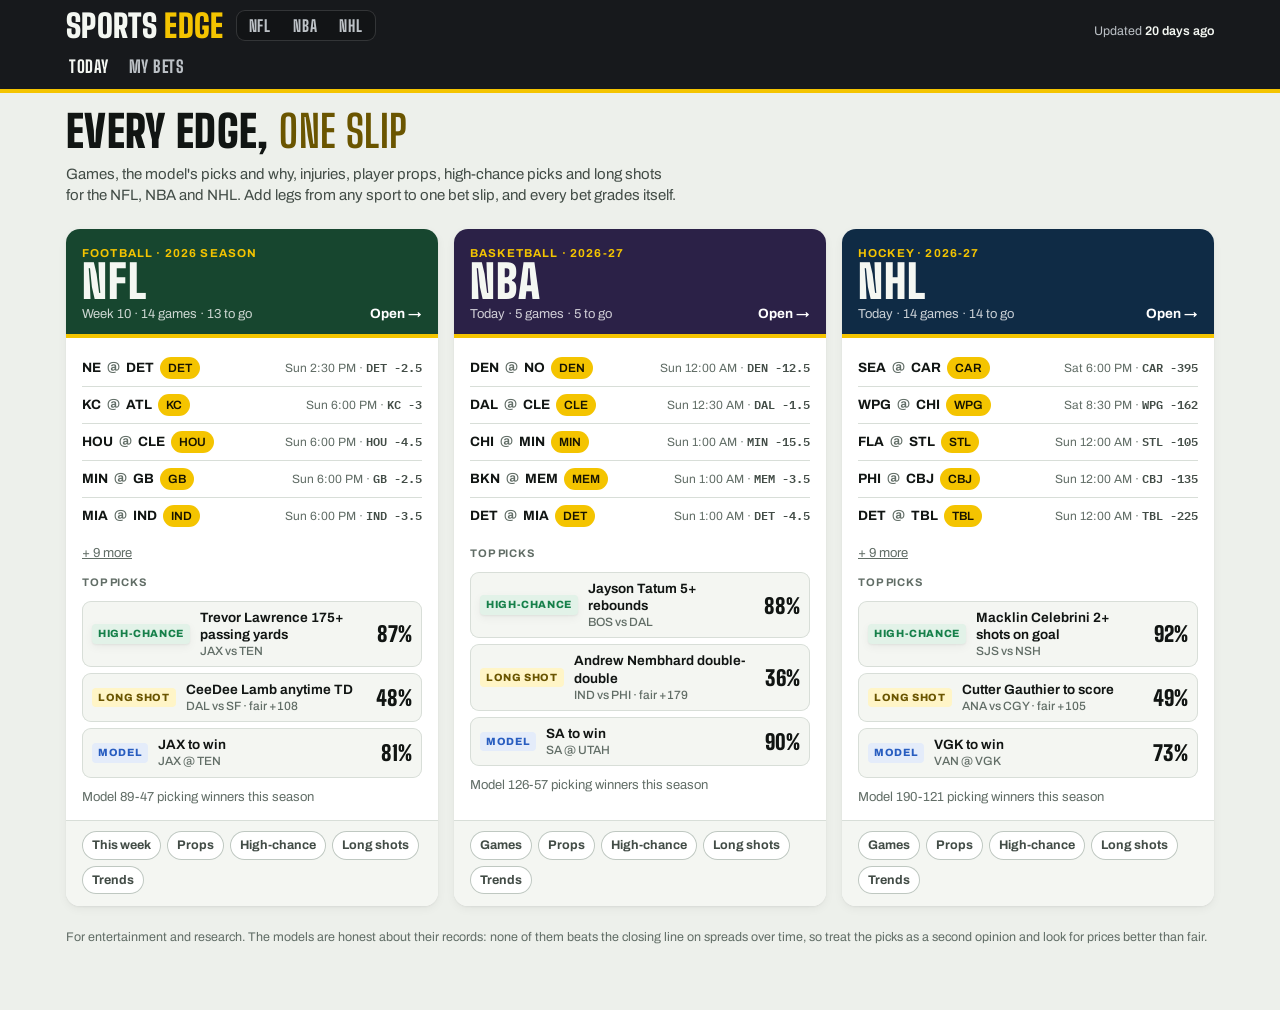
<file: site/index.html>
<!doctype html>
<html lang="en" data-sport="home">
<head>
<meta charset="utf-8">
<meta name="viewport" content="width=device-width,initial-scale=1,viewport-fit=cover">
<meta name="description" content="Sports Edge: NFL, NBA and NHL games, model picks, injuries, player props, high-chance picks and long shots, with one bet slip that grades itself. Refreshed every 30 minutes.">
<title>Sports Edge</title>
<script>
/* links from the NFL-only days (…/NFL-EDGE/#hc) go to the same section on the NFL page */
(function(){ function go(){ var h = location.hash.replace('#', ''); if (['week', 'props', 'model', 'hc', 'ls', 'trends', 'tips', 'matters', 'teams'].indexOf(h) >= 0) location.replace('nfl/#' + h); } go(); window.addEventListener('hashchange', go); })();
</script>
<link rel="icon" href="data:image/svg+xml,%3Csvg xmlns=%22http://www.w3.org/2000/svg%22 viewBox=%220 0 64 64%22%3E%3Crect width=%2264%22 height=%2264%22 rx=%2214%22 fill=%22%2317191C%22/%3E%3Crect x=%2210%22 y=%2238%22 width=%2244%22 height=%228%22 rx=%222%22 fill=%22%23F4C400%22/%3E%3Cpath d=%22M14 30 L28 18 L38 26 L50 14%22 stroke=%22%23fff%22 stroke-width=%226%22 fill=%22none%22 stroke-linecap=%22round%22 stroke-linejoin=%22round%22/%3E%3C/svg%3E">
<link rel="preconnect" href="https://fonts.googleapis.com">
<link rel="preconnect" href="https://fonts.gstatic.com" crossorigin>
<link rel="stylesheet" href="https://fonts.googleapis.com/css2?family=Archivo:wght@400;500;600;700;800&family=Big+Shoulders+Display:wght@700;800;900&family=IBM+Plex+Mono:wght@400;500;600&display=swap">
<link rel="stylesheet" href="assets/app.css">
</head>
<body>
<header class="bar">
  <div class="bar-in">
    <div class="brand-row">
      <a class="brand" href="./" aria-label="Sports Edge home">Sports <b>Edge</b></a>
      <nav class="sports" aria-label="Sport"><a href="nfl/">NFL</a><a href="nba/">NBA</a><a href="nhl/">NHL</a></nav>
      <div class="brand-meta"><span id="m-asof"></span></div>
    </div>
    <nav class="tabs" role="tablist" aria-label="Sections">
      <button class="tab" role="tab" id="tab-home" data-view="home" aria-selected="true">Today</button>
      <button class="tab" role="tab" id="tab-picks" data-view="picks" aria-selected="false">My bets<span class="cnt" id="pick-count"></span></button>
    </nav>
  </div>
</header>

<main>
  <div class="stamp-m" id="m-asof2"></div>
  <section class="view" id="v-home">
    <div class="home-hero">
      <h1 class="h1">Every edge, <b>one slip</b></h1>
      <p class="lede">Games, the model's picks and why, injuries, player props, high-chance picks and long shots for the NFL, NBA and NHL. Add legs from any sport to one bet slip, and every bet grades itself.</p>
    </div>
    <div class="sport-cards" id="cards"></div>
    <div id="home-bets"></div>
    <div class="note">For entertainment and research. The models are honest about their records: none of them beats the closing line on spreads over time, so treat the picks as a second opinion and look for prices better than fair.</div>
  </section>
  <section class="view" id="v-picks" hidden></section>
</main>

<div class="scrim" id="scrim" hidden></div>
<div class="sheet" id="sheet" role="dialog" aria-modal="true" aria-labelledby="sheet-title" hidden></div>
<div class="scrim" id="slipscrim" hidden></div>
<div class="sheet slip-sheet" id="slipsheet" role="dialog" aria-modal="true" aria-labelledby="slip-title" hidden></div>
<button class="slip-fab" id="slip-fab" type="button" aria-haspopup="dialog" aria-controls="slipsheet" hidden><span class="sf-n" id="sf-n">0</span><span class="sf-t" id="sf-t">Bet slip</span><span class="sf-o num" id="sf-o"></span></button>
<div class="toast" id="toast" role="status" hidden></div>

<script src="assets/core.js"></script>
<script src="assets/bets.js"></script>
<script src="assets/home.js"></script>
</body>
</html>
</file>
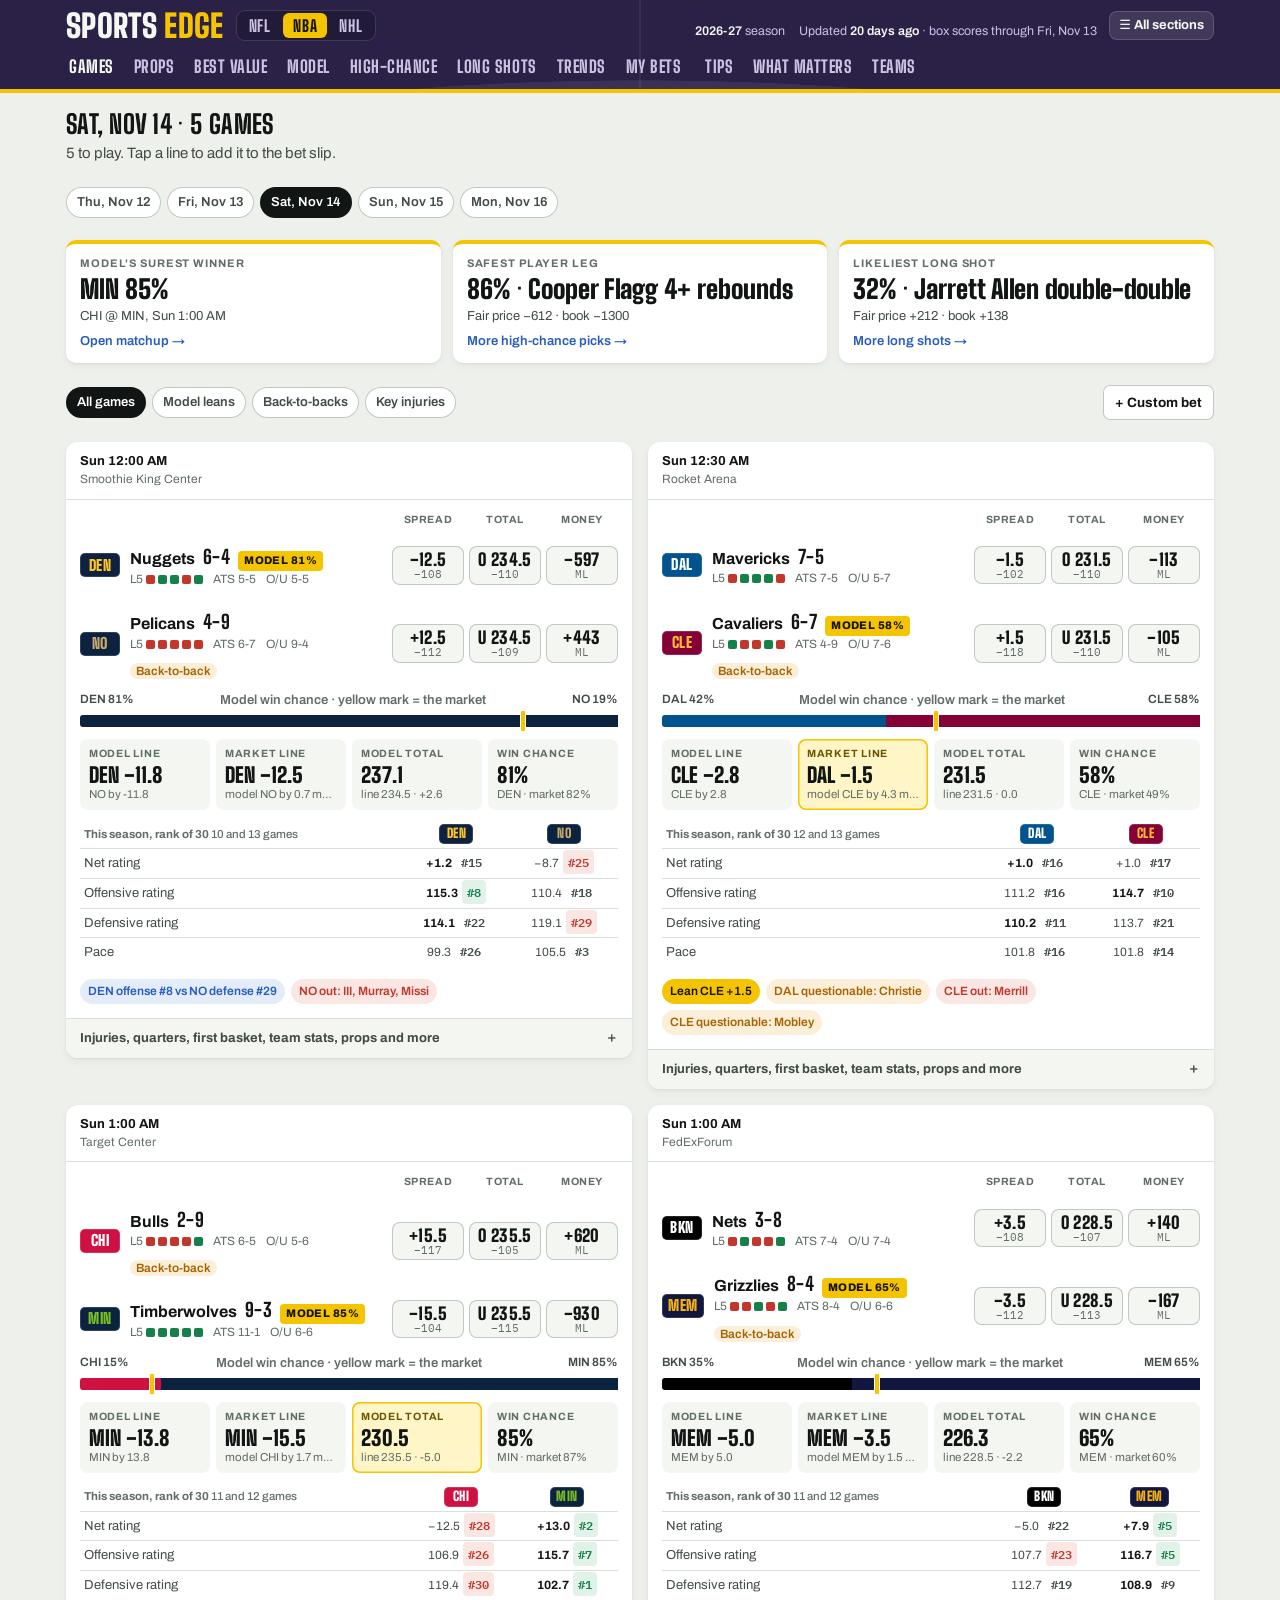
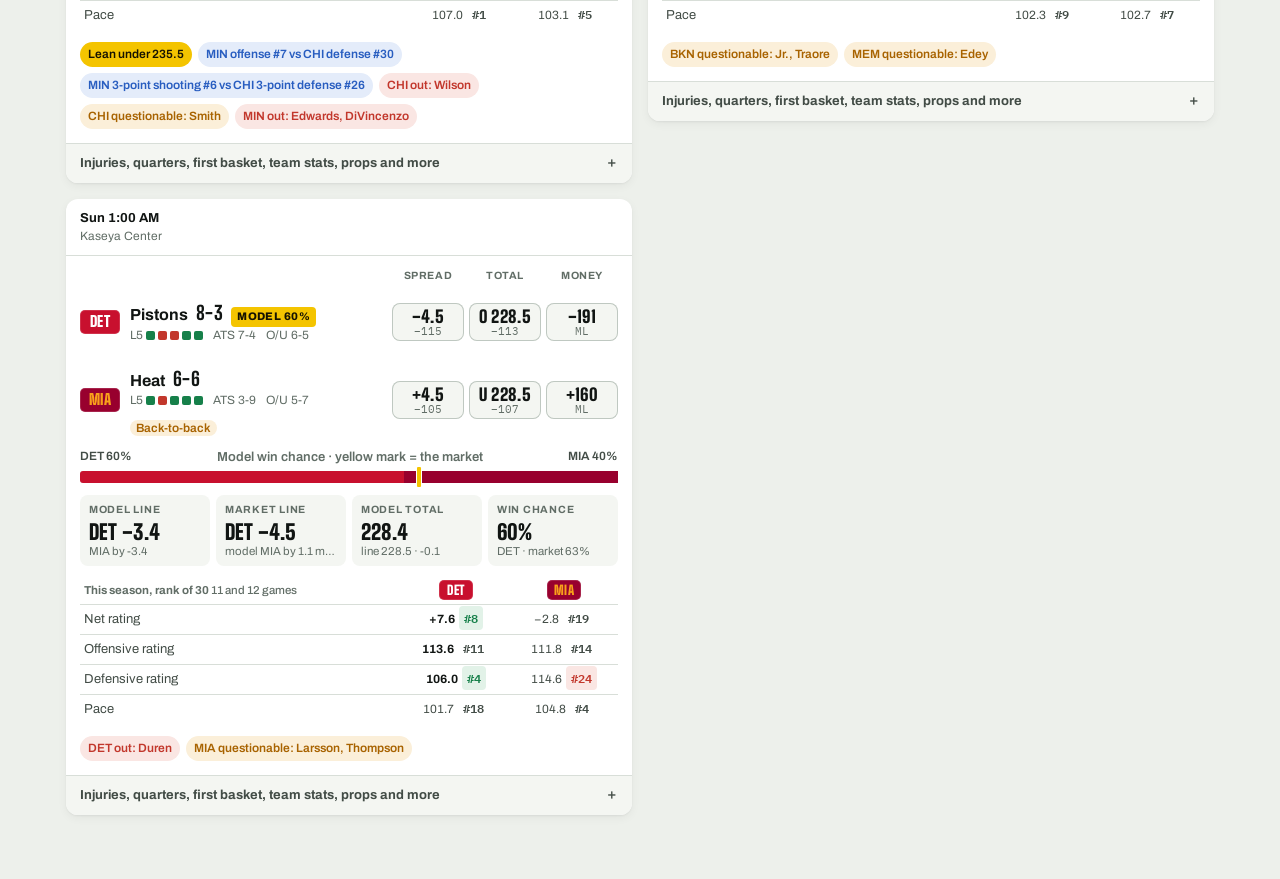
<file: site/nba/index.html>
<!doctype html>
<html lang="en" data-sport="nba">
<head>
<meta charset="utf-8">
<meta name="viewport" content="width=device-width,initial-scale=1,viewport-fit=cover">
<meta name="description" content="NBA games, the model and why, injuries, player props against real lines, high-chance picks, long shots and trends, with one bet slip shared across sports.">
<title>NBA · Sports Edge</title>
<link rel="icon" href="data:image/svg+xml,%3Csvg xmlns=%22http://www.w3.org/2000/svg%22 viewBox=%220 0 64 64%22%3E%3Crect width=%2264%22 height=%2264%22 rx=%2214%22 fill=%22%2317191C%22/%3E%3Crect x=%2210%22 y=%2238%22 width=%2244%22 height=%228%22 rx=%222%22 fill=%22%23F4C400%22/%3E%3Cpath d=%22M14 30 L28 18 L38 26 L50 14%22 stroke=%22%23fff%22 stroke-width=%226%22 fill=%22none%22 stroke-linecap=%22round%22 stroke-linejoin=%22round%22/%3E%3C/svg%3E">
<link rel="preconnect" href="https://fonts.googleapis.com">
<link rel="preconnect" href="https://fonts.gstatic.com" crossorigin>
<link rel="stylesheet" href="https://fonts.googleapis.com/css2?family=Archivo:wght@400;500;600;700;800&family=Big+Shoulders+Display:wght@700;800;900&family=IBM+Plex+Mono:wght@400;500;600&display=swap">
<link rel="stylesheet" href="../assets/app.css">
</head>
<body>
<header class="bar">
  <div class="bar-in">
    <div class="brand-row">
      <a class="brand" href="../" aria-label="Sports Edge home">Sports <b>Edge</b></a>
      <nav class="sports" aria-label="Sport"><a href="../nfl/">NFL</a><a href="../nba/" aria-current="page">NBA</a><a href="../nhl/">NHL</a></nav>
      <div class="brand-meta"><span id="m-day"></span><span id="m-asof"></span></div>
      <button class="navbtn" id="nav-open" aria-haspopup="dialog" aria-controls="navsheet" aria-label="All sections"><span aria-hidden="true">☰</span><span class="xs-hide"> All sections</span></button>
    </div>
    <nav class="tabs" role="tablist" aria-label="Sections">
      <button class="tab" role="tab" id="tab-games" data-view="games" aria-selected="true">Games</button>
      <button class="tab" role="tab" id="tab-props" data-view="props" aria-selected="false">Props</button>
      <button class="tab" role="tab" id="tab-value" data-view="value" aria-selected="false">Best value</button>
      <button class="tab" role="tab" id="tab-model" data-view="model" aria-selected="false">Model</button>
      <button class="tab" role="tab" id="tab-hc" data-view="hc" aria-selected="false">High-chance</button>
      <button class="tab" role="tab" id="tab-ls" data-view="ls" aria-selected="false">Long shots</button>
      <button class="tab" role="tab" id="tab-trends" data-view="trends" aria-selected="false">Trends</button>
      <button class="tab" role="tab" id="tab-picks" data-view="picks" aria-selected="false">My bets<span class="cnt" id="pick-count"></span></button>
      <button class="tab" role="tab" id="tab-tips" data-view="tips" aria-selected="false">Tips</button>
      <button class="tab" role="tab" id="tab-matters" data-view="matters" aria-selected="false">What matters</button>
      <button class="tab" role="tab" id="tab-teams" data-view="teams" aria-selected="false">Teams</button>
    </nav>
  </div>
</header>

<main>
  <div class="stamp-m" id="m-asof2"></div>
  <section class="view" id="v-games"></section>
  <section class="view" id="v-props" hidden></section>
  <section class="view" id="v-value" hidden></section>
  <section class="view" id="v-model" hidden></section>
  <section class="view" id="v-hc" hidden></section>
  <section class="view" id="v-ls" hidden></section>
  <section class="view" id="v-trends" hidden></section>
  <section class="view" id="v-picks" hidden></section>
  <section class="view" id="v-tips" hidden></section>
  <section class="view" id="v-matters" hidden></section>
  <section class="view" id="v-teams" hidden></section>
</main>

<div class="scrim" id="scrim" hidden></div>
<div class="sheet" id="sheet" role="dialog" aria-modal="true" aria-labelledby="sheet-title" hidden></div>
<div class="scrim" id="navscrim" hidden></div>
<div class="sheet navsheet" id="navsheet" role="dialog" aria-modal="true" aria-labelledby="nav-title" hidden></div>
<div class="scrim" id="cscrim" hidden></div>
<div class="sheet chart-sheet" id="csheet" role="dialog" aria-modal="true" aria-labelledby="cs-title" hidden></div>
<div class="scrim" id="slipscrim" hidden></div>
<div class="sheet slip-sheet" id="slipsheet" role="dialog" aria-modal="true" aria-labelledby="slip-title" hidden></div>
<button class="slip-fab" id="slip-fab" type="button" aria-haspopup="dialog" aria-controls="slipsheet" hidden><span class="sf-n" id="sf-n">0</span><span class="sf-t" id="sf-t">Bet slip</span><span class="sf-o num" id="sf-o"></span></button>
<div class="toast" id="toast" role="status" hidden></div>

<script src="../assets/core.js"></script>
<script src="../assets/bets.js"></script>
<script src="../assets/parts.js"></script>
<script src="../assets/app.js"></script>
</body>
</html>
</file>
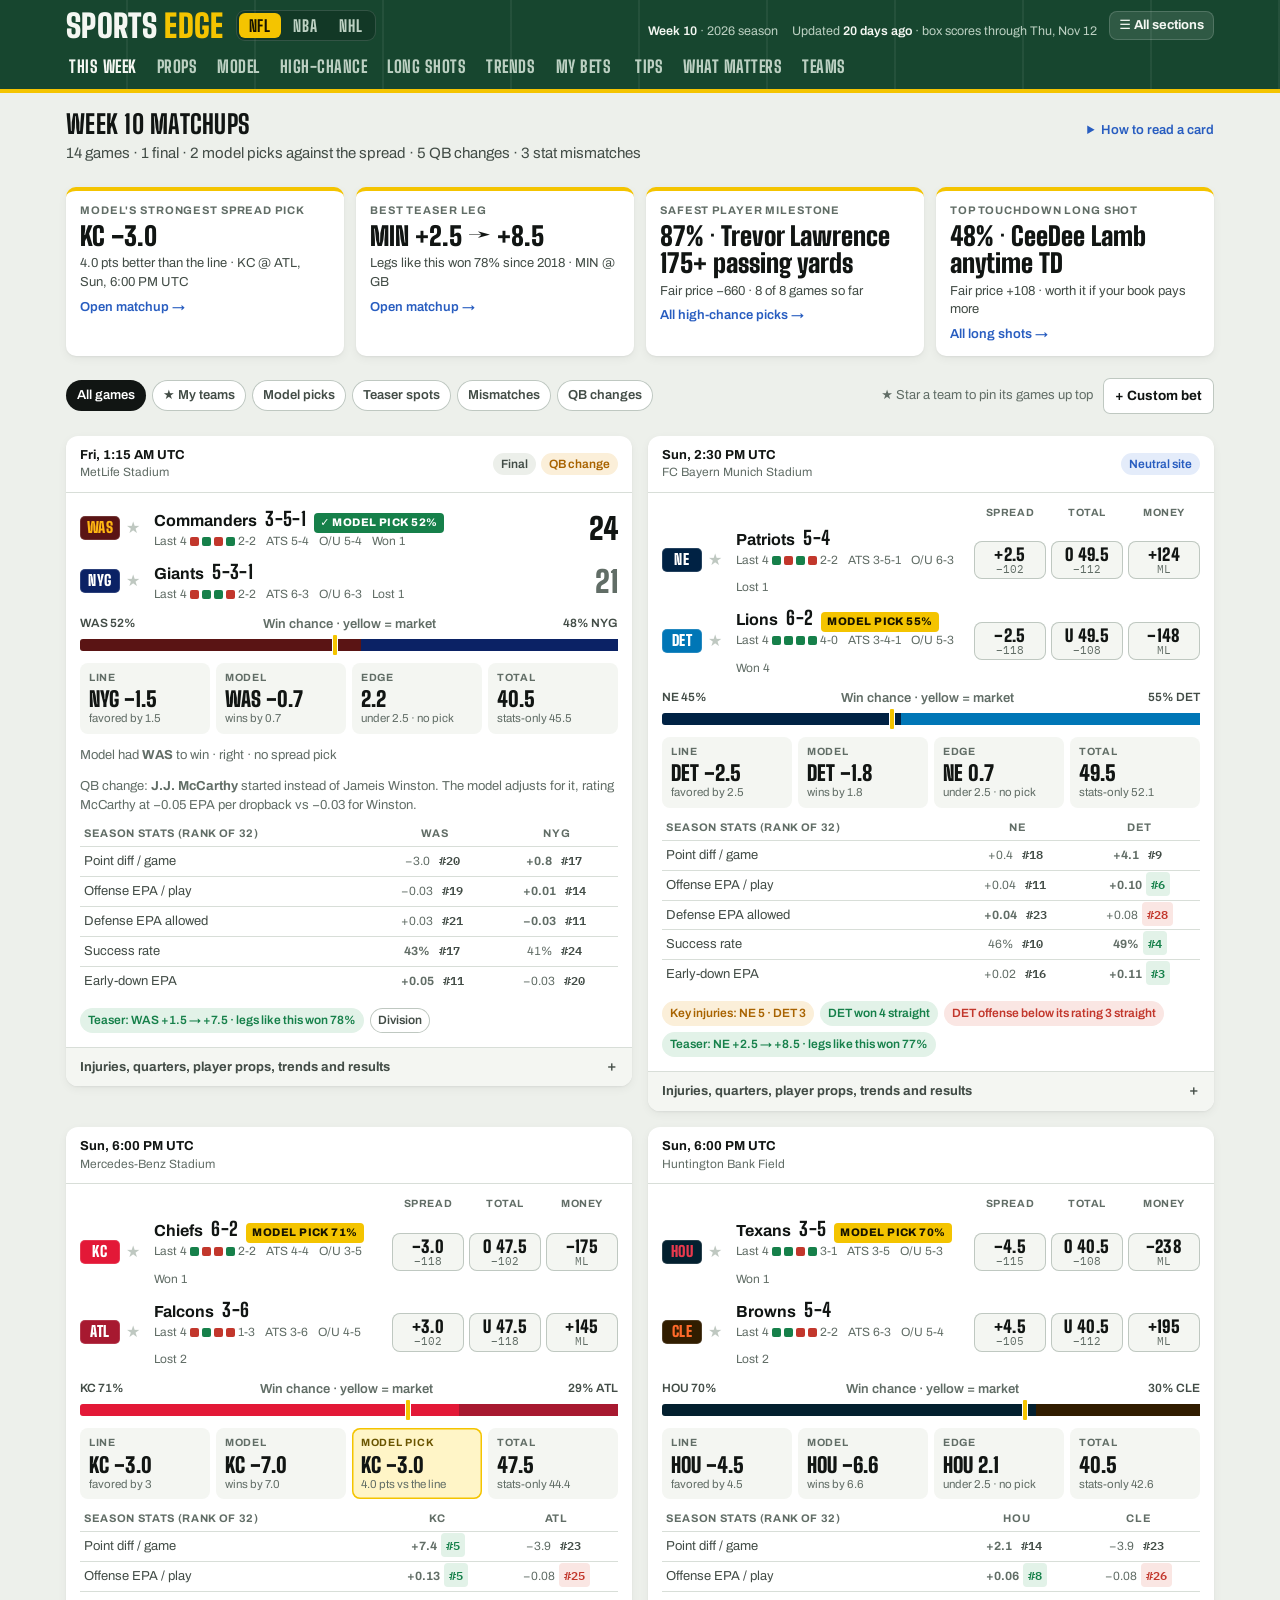
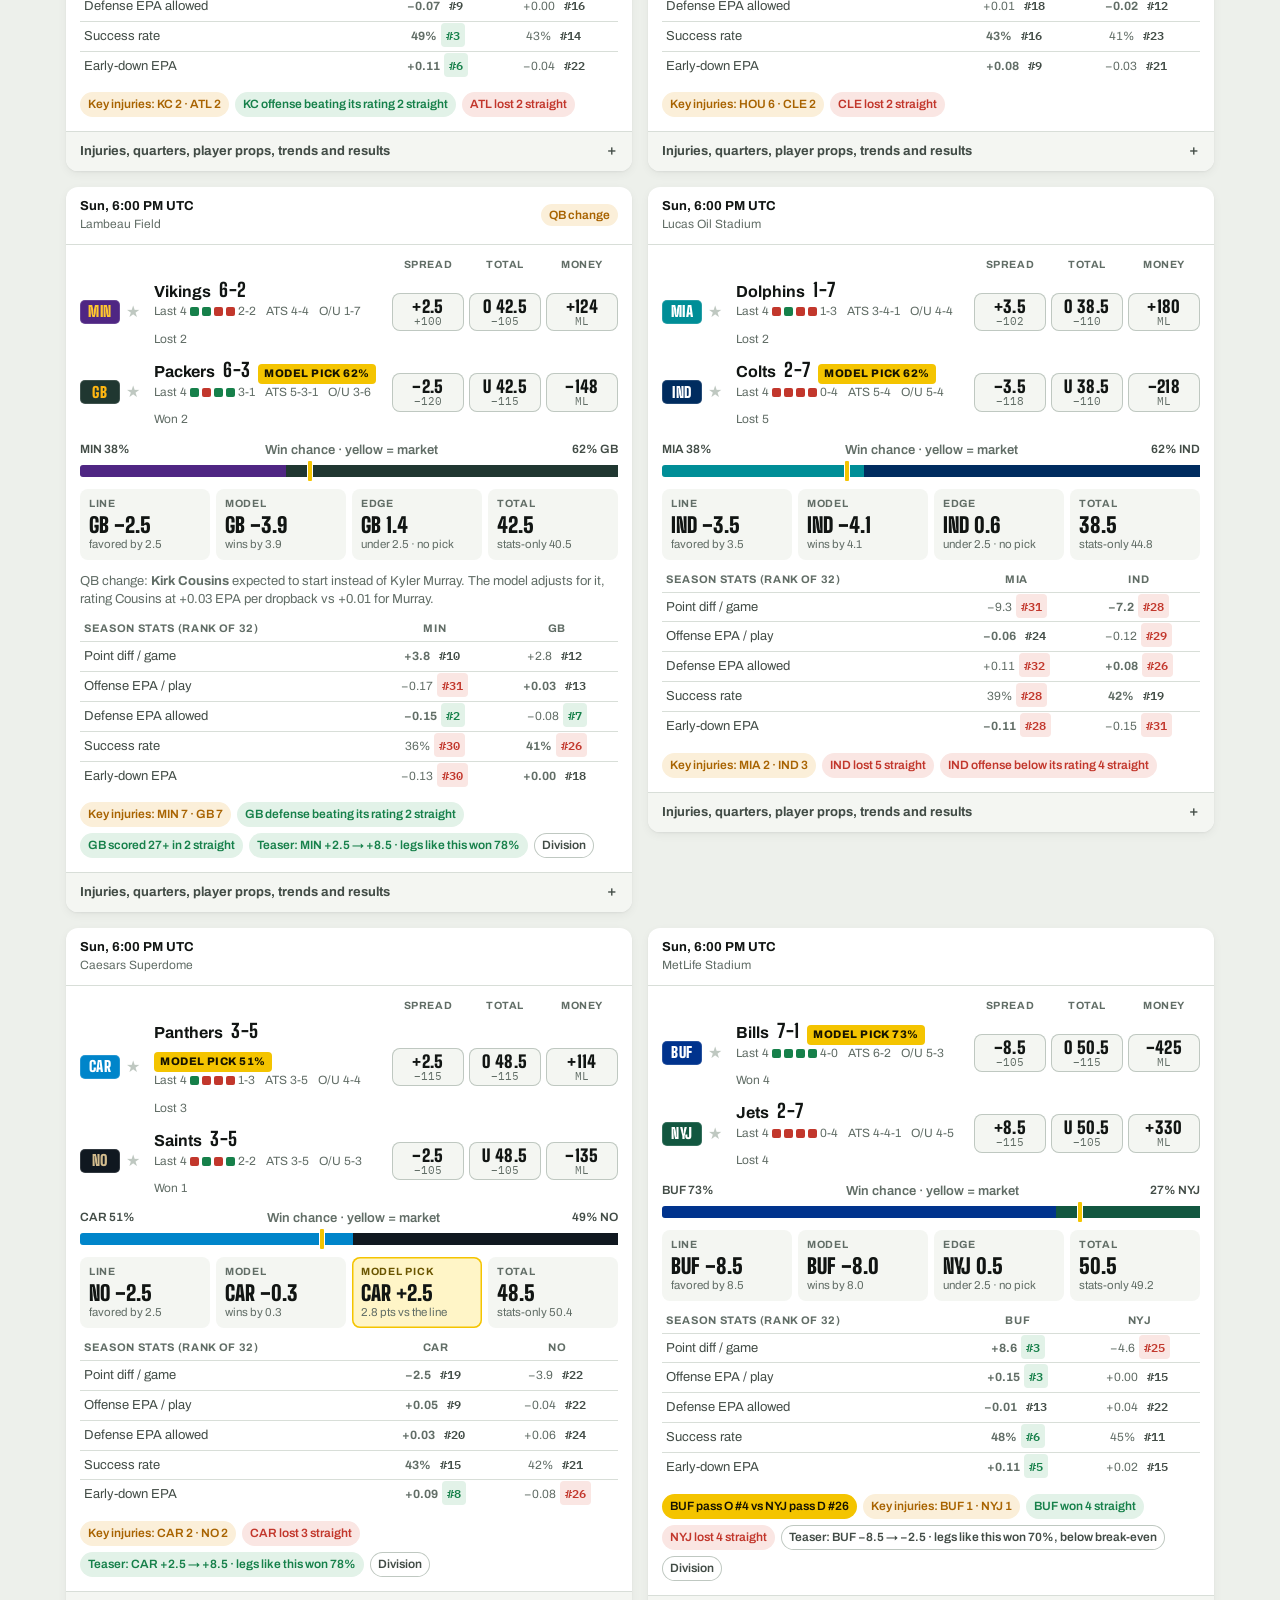
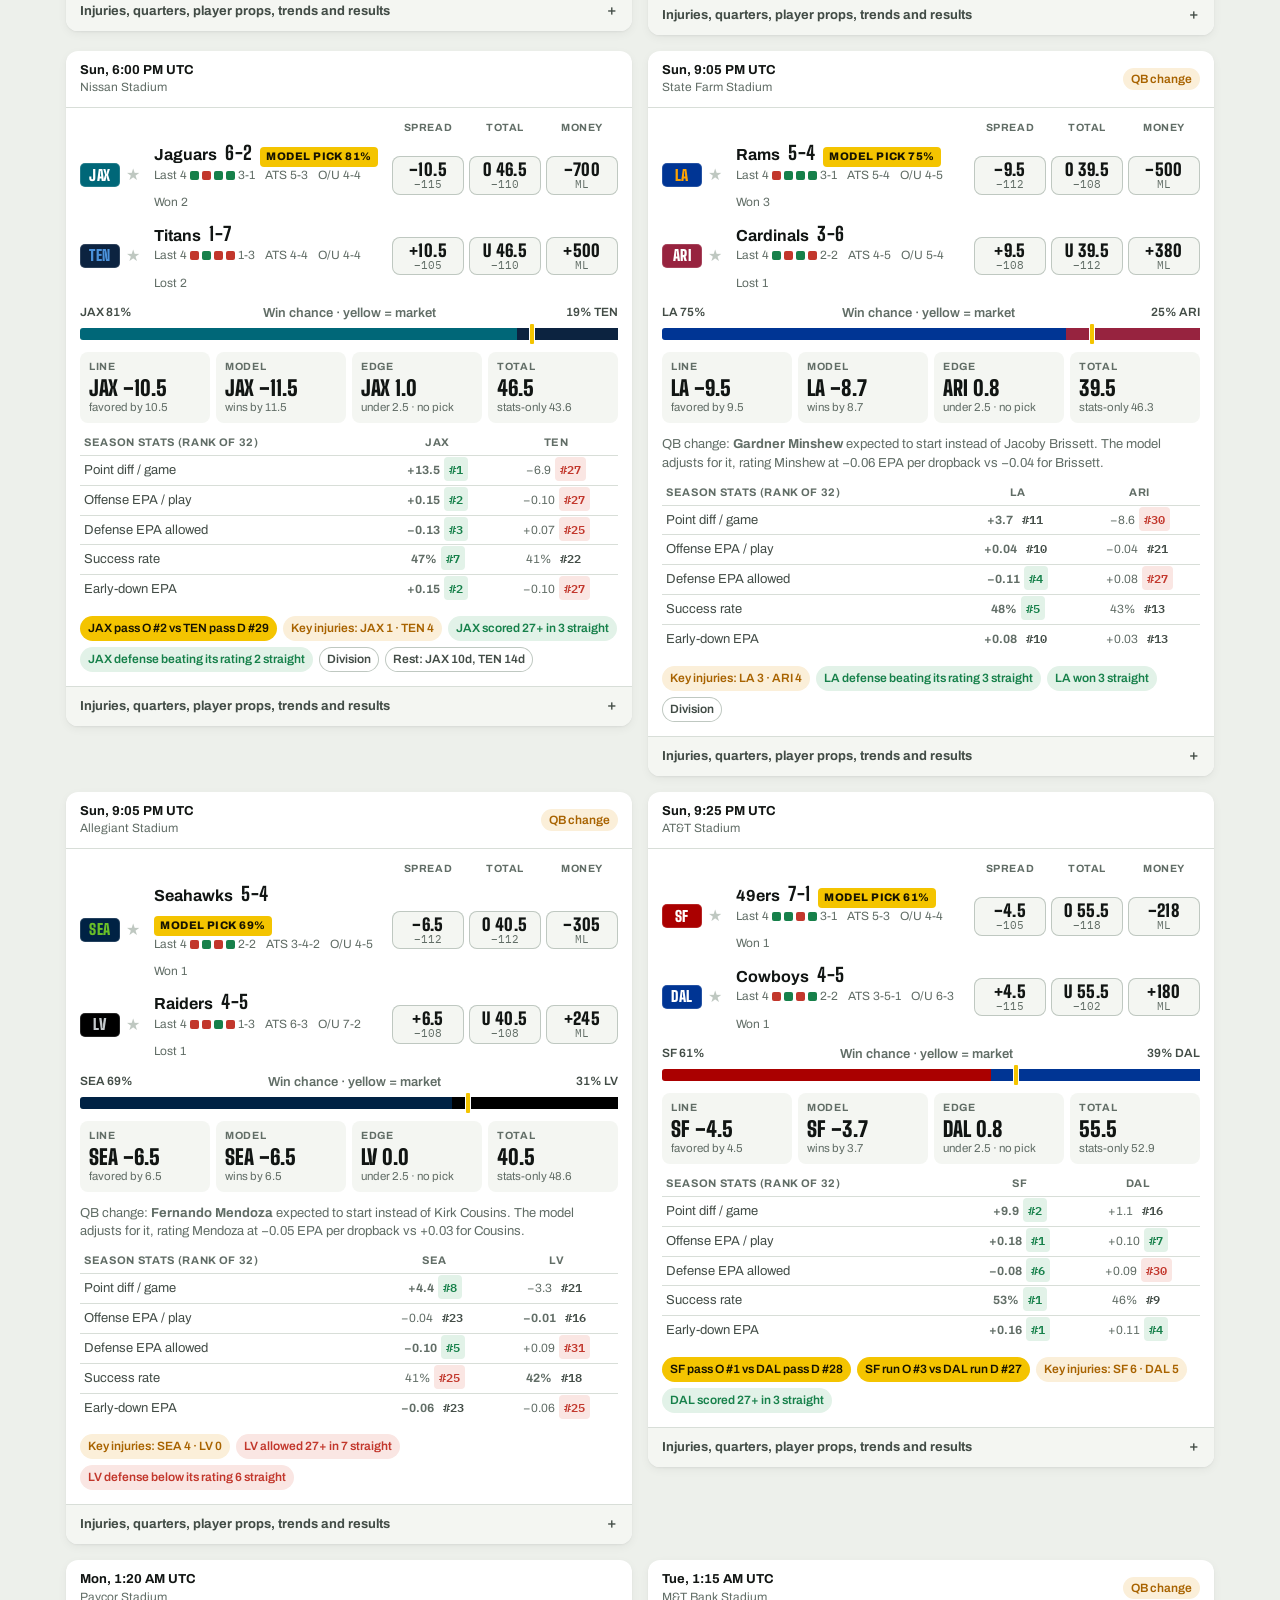
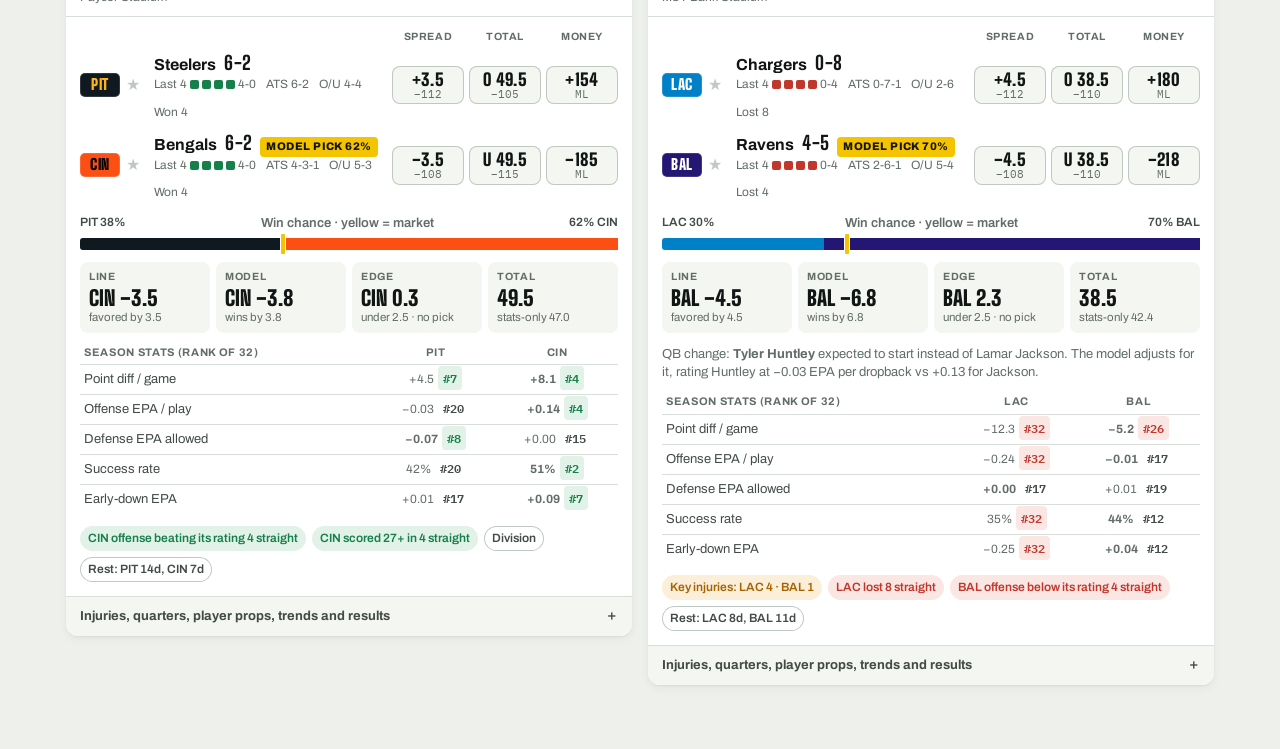
<file: site/nfl/index.html>
<!doctype html>
<html lang="en" data-sport="nfl">
<head>
<meta charset="utf-8">
<meta name="viewport" content="width=device-width,initial-scale=1,viewport-fit=cover">
<meta name="description" content="NFL matchups, injuries, trends, prop projections, high-chance picks and long shots, with one bet slip shared across the NFL, NBA and NHL. Refreshed every 30 minutes.">
<link rel="icon" href="data:image/svg+xml,%3Csvg xmlns=%22http://www.w3.org/2000/svg%22 viewBox=%220 0 64 64%22%3E%3Crect width=%2264%22 height=%2264%22 rx=%2214%22 fill=%22%2317191C%22/%3E%3Crect x=%2210%22 y=%2238%22 width=%2244%22 height=%228%22 rx=%222%22 fill=%22%23F4C400%22/%3E%3Cpath d=%22M14 30 L28 18 L38 26 L50 14%22 stroke=%22%23fff%22 stroke-width=%226%22 fill=%22none%22 stroke-linecap=%22round%22 stroke-linejoin=%22round%22/%3E%3C/svg%3E">
<title>NFL · Sports Edge</title>
<link rel="preconnect" href="https://fonts.googleapis.com">
<link rel="preconnect" href="https://fonts.gstatic.com" crossorigin>
<link rel="stylesheet" href="https://fonts.googleapis.com/css2?family=Archivo:wght@400;500;600;700;800&family=Big+Shoulders+Display:wght@700;800;900&family=IBM+Plex+Mono:wght@400;500;600&display=swap">
<link rel="stylesheet" href="../assets/app.css">
</head>
<body>
<header class="bar">
  <div class="bar-in">
    <div class="brand-row">
      <a class="brand" href="../" aria-label="Sports Edge home">Sports <b>Edge</b></a>
      <nav class="sports" aria-label="Sport"><a href="../nfl/" aria-current="page">NFL</a><a href="../nba/">NBA</a><a href="../nhl/">NHL</a></nav>
      <div class="brand-meta"><span id="m-week"></span><span id="m-asof"></span></div>
      <button class="navbtn" id="nav-open" aria-haspopup="dialog" aria-controls="navsheet" aria-label="All sections"><span aria-hidden="true">☰</span><span class="xs-hide"> All sections</span></button>
    </div>
    <nav class="tabs" role="tablist" aria-label="Sections">
      <button class="tab" role="tab" id="tab-week" data-view="week" aria-selected="true">This week</button>
      <button class="tab" role="tab" id="tab-props" data-view="props" aria-selected="false">Props</button>
      <button class="tab" role="tab" id="tab-model" data-view="model" aria-selected="false">Model</button>
      <button class="tab" role="tab" id="tab-hc" data-view="hc" aria-selected="false">High-chance</button>
      <button class="tab" role="tab" id="tab-ls" data-view="ls" aria-selected="false">Long shots</button>
      <button class="tab" role="tab" id="tab-trends" data-view="trends" aria-selected="false">Trends</button>
      <button class="tab" role="tab" id="tab-picks" data-view="picks" aria-selected="false">My bets<span class="cnt" id="pick-count"></span></button>
      <button class="tab" role="tab" id="tab-tips" data-view="tips" aria-selected="false" aria-label="Betting tips">Tips</button>
      <button class="tab" role="tab" id="tab-matters" data-view="matters" aria-selected="false">What matters</button>
      <button class="tab" role="tab" id="tab-teams" data-view="teams" aria-selected="false">Teams</button>
    </nav>
  </div>
</header>

<main>
  <div class="stamp-m" id="m-asof2"></div>
  <section class="view" id="v-week"></section>
  <section class="view" id="v-props" hidden></section>
  <section class="view" id="v-model" hidden></section>
  <section class="view" id="v-hc" hidden></section>
  <section class="view" id="v-ls" hidden></section>
  <section class="view" id="v-trends" hidden></section>
  <section class="view" id="v-picks" hidden></section>
  <section class="view" id="v-tips" hidden></section>
  <section class="view" id="v-matters" hidden></section>
  <section class="view" id="v-teams" hidden></section>
</main>

<div class="scrim" id="scrim" hidden></div>
<div class="sheet" id="sheet" role="dialog" aria-modal="true" aria-labelledby="sheet-title" hidden></div>
<div class="scrim" id="navscrim" hidden></div>
<div class="sheet navsheet" id="navsheet" role="dialog" aria-modal="true" aria-labelledby="nav-title" hidden></div>
<div class="scrim" id="cscrim" hidden></div>
<div class="sheet chart-sheet" id="csheet" role="dialog" aria-modal="true" aria-labelledby="cs-title" hidden></div>
<div class="scrim" id="slipscrim" hidden></div>
<div class="sheet slip-sheet" id="slipsheet" role="dialog" aria-modal="true" aria-labelledby="slip-title" hidden></div>
<button class="slip-fab" id="slip-fab" type="button" aria-haspopup="dialog" aria-controls="slipsheet" hidden><span class="sf-n" id="sf-n">0</span><span class="sf-t" id="sf-t">Bet slip</span><span class="sf-o num" id="sf-o"></span></button>
<div class="toast" id="toast" role="status" hidden></div>

<script src="../assets/core.js"></script>
<script src="../assets/bets.js"></script>
<script src="../assets/parts.js"></script>
<script>
(async function(){
'use strict';
const DATA_URL = 'data/data.json';
let D;
try {
  const r = await fetch(DATA_URL + '?t=' + Date.now(), {cache: 'no-store'});
  if (!r.ok) throw new Error('HTTP ' + r.status);
  D = await r.json();
} catch(e){
  document.getElementById('v-week').innerHTML = '<div class="empty"><div class="h3">Could not load the latest numbers</div><p class="lede" style="margin:0">Check your connection and reload the page.</p></div>';
  return;
}
let LOADED_AT = Date.now();
const WEEK = D.meta.week;
const $ = (s, el) => (el || document).querySelector(s);
const $$ = (s, el) => Array.from((el || document).querySelectorAll(s));
const esc = s => String(s == null ? '' : s).replace(/[&<>"']/g, c => ({'&':'&amp;','<':'&lt;','>':'&gt;','"':'&quot;',"'":'&#39;'}[c]));
const store = {
  get(k, d){ try { const v = localStorage.getItem('nfledge.' + k); return v == null ? d : JSON.parse(v); } catch(e){ return d; } },
  set(k, v){ try { localStorage.setItem('nfledge.' + k, JSON.stringify(v)); } catch(e){} }
};
let FAV = new Set(store.get('fav', []));
const T = D.teams;

/* ---------- formatting ---------- */
const sign = (v, d=1) => v == null || isNaN(v) ? '–' : (v > 0 ? '+' : v < 0 ? '−' : '') + Math.abs(v).toFixed(d);
const lineFor = (g, team) => g.spread == null ? null : (team === g.home ? -g.spread : g.spread);
const fmtLine = v => v == null ? '–' : (v === 0 ? 'PK' : sign(v, 1));
const fmtOdds = v => v == null ? '–' : (v > 0 ? '+' + v : '−' + Math.abs(v));
const pct = (x, d=0) => x == null ? '–' : (x * 100).toFixed(d) + '%';
const rec = r => r ? `${r.W}-${r.L}${r.T ? '-' + r.T : ''}` : '–';
const ats = r => r ? `${r.W}-${r.L}${r.P ? '-' + r.P : ''}` : '–';
const ouR = r => r ? `${r.O}-${r.U}${r.P ? '-' + r.P : ''}` : '–';
const chip = (t, sm) => { const x = T[t]; return x ? `<span class="tm${sm ? ' sm' : ''}" style="--c1:${x.c1};--c2:${x.c2}" title="${esc(x.city + ' ' + x.nick)}">${t}</span>` : esc(t); };
const resDots = (arr, n=4) => { const a = arr.slice(-n); let s = '<span class="res" aria-label="' + esc(a.join(' ')) + '">'; for (let i = 0; i < n - a.length; i++) s += '<i class="n"></i>'; a.forEach(r => s += `<i class="${r}"></i>`); return s + '</span>'; };
function kick(iso, opts){
  const d = new Date(iso);
  try { return d.toLocaleString([], Object.assign({weekday:'short', hour:'numeric', minute:'2-digit', timeZoneName:'short'}, opts || {})); }
  catch(e){ return iso; }
}
function rankCls(r){ return r == null ? '' : r <= 8 ? 'good' : r >= 25 ? 'bad' : ''; }
function toast(msg){ const t = $('#toast'); t.textContent = msg; t.hidden = false; clearTimeout(toast._t); toast._t = setTimeout(() => t.hidden = true, 2400); }
function spark(series, o){
  o = o || {}; const w = o.w || 104, h = o.h || 30, pad = 3;
  const vals = series.map(s => s[1]); if (!vals.length) return '';
  const all = o.base != null ? vals.concat([o.base]) : vals.slice();
  let lo = Math.min.apply(null, all), hi = Math.max.apply(null, all); if (hi === lo){ hi += 1; lo -= 1; }
  const x = i => pad + i * (w - 2 * pad) / Math.max(1, vals.length - 1);
  const y = v => h - pad - (v - lo) * (h - 2 * pad) / (hi - lo);
  const pts = vals.map((v, i) => x(i).toFixed(1) + ',' + y(v).toFixed(1));
  const area = 'M' + x(0).toFixed(1) + ',' + (h - pad) + ' L' + pts.join(' L') + ' L' + x(vals.length - 1).toFixed(1) + ',' + (h - pad) + ' Z';
  return `<svg class="spark" viewBox="0 0 ${w} ${h}" width="${w}" height="${h}" aria-hidden="true"><path d="${area}" class="spark-area"/>` +
    (o.base != null ? `<line x1="${pad}" x2="${w - pad}" y1="${y(o.base).toFixed(1)}" y2="${y(o.base).toFixed(1)}" class="spark-base"/>` : '') +
    `<polyline points="${pts.join(' ')}" class="spark-line"/><circle cx="${x(vals.length - 1).toFixed(1)}" cy="${y(vals[vals.length - 1]).toFixed(1)}" r="2.8" class="spark-end"/></svg>`;
}
function xLink(name){ return 'https://x.com/search?q=' + encodeURIComponent('"' + name + '" injury') + '&f=live'; }

/* ---------- injuries: each team's NEXT game, official report + ESPN's feed ----------
   The build runs this same merge (pipeline/injuries.py); the page re-runs it against ESPN's live feed every few
   minutes so statuses don't wait for the next data refresh. Keep the two in step (research/inj_parity.py checks). */
/* inj-merge:start */
const INJ_HOUR = 3600 * 1000;
const INJ_ORDER = {out: 0, doubt: 1, risk: 2, gtd: 3, likely: 4, ir: 5, ok: 6};
const INJ_SUFFIX = /\s+(jr|sr|ii|iii|iv|v)\.?$/;
const INJ_LONG_ES = ['Injured Reserve', 'Suspension', 'Physically Unable', 'Non-Football', 'Reserve'];
const INJ_LONG_FS = ['IR', 'PUP', 'NFI', 'RESERVE', 'SUSP'];
const injAscii = s => String(s == null ? '' : s).normalize('NFKD').replace(/[^\x00-\x7f]/g, '');
const injNorm = n => injAscii(n).toLowerCase().trim().replace(INJ_SUFFIX, '').replace(/[^a-z]/g, '');
function injAlt(n){
  const parts = injAscii(n).toLowerCase().trim().replace(INJ_SUFFIX, '').split(/\s+/).filter(Boolean);
  return parts.length < 2 ? null : parts[parts.length - 1].replace(/[^a-z]/g, '') + '|' + parts[0].slice(0, 1);
}
function injMs(iso){
  if (!iso) return null;
  let t = Date.parse(iso);
  if (isNaN(t)) t = Date.parse(String(iso).replace(/T(\d\d:\d\d)Z$/, 'T$1:00Z'));
  return isNaN(t) ? null : t;
}
const injGe = (a, b) => a != null && b != null && a >= b;
function parseEspnInj(j, name2ab, espnAbbr, valid){
  const out = [];
  for (const team of (j && j.injuries) || []){
    const t = name2ab[team.displayName || ''];
    for (const it of team.injuries || []){
      try {
        const ath = it.athlete || {}, name = ath.displayName || ath.fullName;
        let tt = t;
        if (!tt){ let ab = (ath.team || {}).abbreviation; ab = espnAbbr[ab] || ab; tt = valid(ab) ? ab : null; }
        if (!name || !tt) continue;
        const det = it.details || {}, typ = det.type;
        out.push({team: tt, name, pos: (ath.position || {}).abbreviation || null,
          es: String(it.status || ((it.type || {}).description || '')).trim(),
          fs: String(((det.fantasyStatus || {}).abbreviation) || '').toUpperCase(),
          ret: det.returnDate || null, date: it.date || null,
          injury: typ != null && !['Not Specified', 'Undisclosed', 'Inactive'].includes(typ) ? typ : null});
      } catch(err){ /* skip a malformed entry */ }
    }
  }
  return out;
}
function injRetWeek(ctx, date){
  if (!date) return null;
  const d = String(date).slice(0, 10);
  for (const [gd, wk] of ctx.sched) if (gd >= d) return wk;
  return null;
}
const injIsLong = e => !!e && (INJ_LONG_ES.some(k => e.es.includes(k)) || INJ_LONG_FS.some(p => e.fs.startsWith(p)));
function injLongLabel(e){
  const es = (e && e.es) || '', fs = (e && e.fs) || '';
  if (es.includes('Suspension') || fs.includes('SUS')) return 'Suspended';
  if (es.includes('Physically Unable') || fs.startsWith('PUP')) return 'On PUP';
  if (es.includes('Non-Football') || fs.startsWith('NFI')) return 'On the NFI list';
  if (es.includes('Injured Reserve') || fs.startsWith('IR')) return 'On IR';
  return 'On a reserve list';
}
function injEspnCat(e, rw, W){
  if (!e || e.es === 'Active') return null;
  const fs = e.fs, es = e.es, later = rw != null && rw > W, soon = rw != null && rw <= W;
  if (fs === 'INACTIVE') return later ? 'out' : null;
  if (later) return 'out';
  if (fs === 'OUT' || (!fs && es === 'Out')) return soon ? 'risk' : 'out';
  if (fs === 'DOUBTFUL' || es === 'Doubtful') return 'doubt';
  return 'gtd';
}
function injPracText(prac, gs){
  if (gs === 'Questionable') return ({FP: 'Questionable, practiced fully', LP: 'Questionable, limited in practice', DNP: 'Questionable, did not practice'})[prac] || 'Questionable';
  return ({FP: 'Full practice, expected to play', LP: 'Limited in practice, game-time call', DNP: 'Did not practice, in doubt'})[prac] || 'On the injury report';
}
function injDecide(ctx, o, e, inRes, now){
  const W = ctx.wk, K = ctx.k, t0 = ctx.t0, t1 = ctx.t1;
  const es = (e && e.es) || '', fs = (e && e.fs) || '';
  const ed = e ? injMs(e.date) : null, rw = e ? injRetWeek(ctx, e.ret) : null;
  const long = injIsLong(e) || (!e && inRes), lbl = e ? injLongLabel(e) : 'On a reserve list';
  if (injGe(ed, K != null ? K - 3 * INJ_HOUR : null) && !long){
    if (es === 'Out' || fs === 'OUT' || fs === 'INACTIVE') return ['out', fs === 'INACTIVE' ? `Inactive for Week ${W}` : `Ruled out for Week ${W}`];
    if (es === 'Active' && o && (o.gs === 'Questionable' || o.gs === 'Doubtful')) return ['ok', `Active for Week ${W}, cleared to play`];
  }
  if (long){
    if (o && (o.practice === 'FP' || o.practice === 'LP')) return [o.practice === 'FP' ? 'likely' : 'gtd', `Back at practice from ${lbl === 'On IR' ? 'IR' : 'a reserve list'} (${o.practice === 'FP' ? 'full' : 'limited'}), could be activated`];
    if (rw != null && rw > W) return ['ir', `${lbl}, expected back Week ${rw}`];
    if (rw != null && rw === W) return ['ir', `${lbl}, could return Week ${W}`];
    return ['ir', lbl];
  }
  const cat = injEspnCat(e, rw, W);
  if (o){
    const prac = o.practice, gs = o.gs, why = (o.injury || '').toLowerCase();
    const finalOut = (ctx.rep || []).some(r => r.gs) || injGe(now, t1 != null ? t1 + 2 * INJ_HOUR : null);
    if (gs === 'Out') return ['out', `Ruled out for Week ${W}`];
    if (injGe(ed, t1) && es !== 'Active' && (fs === 'OUT' || fs === 'INACTIVE' || (es === 'Out' && fs !== 'QUESTIONABLE' && fs !== 'DOUBTFUL'))) return ['out', `Downgraded to out for Week ${W}`];
    if (gs === 'Doubtful') return ['doubt', `Doubtful for Week ${W}` + (({DNP: ', did not practice', LP: ', limited in practice'})[prac] || '')];
    if (why.includes('resting player')) return ['likely', 'Rest day, not injured'];
    if (!gs && !finalOut){
      if (cat === 'out' && prac !== 'FP' && prac !== 'LP') return ['out', `Expected to miss Week ${W}` + (rw && rw > W ? `, back around Week ${rw}` : '')];
      if (cat === 'doubt' && prac !== 'FP' && prac !== 'LP') return ['doubt', `Doubtful for Week ${W}`];
    }
    if (why.includes('personal matter') && gs !== 'Questionable') return ['gtd', 'Personal matter'];
    if (!gs && finalOut) return ['likely', 'No game status, expected to play'];
    return [({FP: 'likely', LP: 'gtd', DNP: 'risk'})[prac] || 'gtd', injPracText(prac, gs)];
  }
  if (cat == null) return null;
  if (ctx.rep != null && !injGe(ed, t0)) return null;   // the team filed this week's report without him and ESPN has nothing newer
  if (cat === 'out') return ['out', `Expected to miss Week ${W}` + (rw && rw > W ? `, back around Week ${rw}` : '')];
  if (cat === 'doubt') return ['doubt', `Doubtful for Week ${W}`];
  if (cat === 'risk') return ['risk', `In doubt for Week ${W}, could be back by then`];
  return ['gtd', `Questionable for Week ${W}`];
}
function mergeTeamInj(ctx, items, now){
  const byN = new Map(), byAlt = new Map();
  for (const e of items){
    const k = injNorm(e.name);
    if (byN.has(k) && (injMs(byN.get(k).date) || 0) >= (injMs(e.date) || 0)) continue;
    byN.set(k, e);
  }
  for (const [k, e] of byN){ const a = injAlt(e.name); if (a) byAlt.set(a, byAlt.has(a) ? null : k); }
  const used = new Set(), out = [];
  const key = new Set(ctx.key), skill = new Set(ctx.skill), res = new Map((ctx.res || []).map(r => [injNorm(r[0]), r]));
  const emit = (name, pos, injury, o, e, k) => {
    const r = injDecide(ctx, o, e, res.has(k), now);
    if (!r) return;
    out.push({name, pos, injury, status: o ? o.gs : null, practice: o ? o.practice : null, level: r[0], outlook: r[1],
      ret_wk: e ? injRetWeek(ctx, e.ret) : null, key: key.has(k), skill: skill.has(k),
      upd: e && e.es !== 'Active' ? e.date : null, src: o ? 'report' : (e ? 'espn' : 'roster')});
  };
  for (const o of ctx.rep || []){
    const k = injNorm(o.name);
    let e = byN.get(k);
    if (!e){ const ek = byAlt.get(injAlt(o.name)); if (ek && !used.has(ek)){ e = byN.get(ek); used.add(ek); } }
    used.add(k);
    const inj = (o.injury || '').replace(/^Not injury related\s*-\s*/i, '') || (e ? e.injury : null);
    emit(o.name, o.pos || (e ? e.pos : null) || null, inj || null, o, e || null, k);
  }
  for (const [k, e] of byN){ if (used.has(k) || e.es === 'Active') continue; used.add(k); emit(e.name, e.pos, e.injury, null, e, k); }
  for (const [k, r] of res){ if (used.has(k) || byN.has(k)) continue; emit(r[0], r[1] || null, null, null, null, k); }
  const ord = l => INJ_ORDER[l] ?? 9;
  out.sort((a, b) => (a.key === b.key ? 0 : a.key ? -1 : 1) || ord(a.level) - ord(b.level) || (a.name < b.name ? -1 : a.name > b.name ? 1 : 0));
  return out;
}
/* inj-merge:end */
let INJ_IDX = {};
function buildInjIdx(){ INJ_IDX = {}; Object.entries(D.injuries || {}).forEach(([t, lst]) => lst.forEach(i => { INJ_IDX[t + '|' + injNorm(i.name)] = i; })); }
buildInjIdx();
/* the current status for any player object with a team and name (falls back to what the build attached) */
function injOf(x){ return !x ? null : D.inj_ctx ? (INJ_IDX[x.team + '|' + injNorm(x.name)] || null) : (x.inj || null); }
function injPill(x, lead){
  const i = injOf(x);
  return i && !['likely', 'ok'].includes(i.level) ? `${lead ? ' ' : ''}<span class="pill lvl-${i.level}">${esc(i.outlook.split(',')[0])}</span>` : '';
}

/* ---------- +/− steppers: phone keypads often have no minus or plus key ---------- */
// kind: odds (American, steps of 5, skips -100..+100), spread (0.5, either sign), line (1, so .5 lines stay .5), units (0.25, min 0.25)
function stepWrap(input, kind){
  const flip = kind === 'odds' || kind === 'spread';
  return `<span class="stp" data-kind="${kind}"><button type="button" class="stp-b" data-stp="-1" aria-label="Lower">−</button>${input}<button type="button" class="stp-b" data-stp="1" aria-label="Higher">+</button>${flip ? '<button type="button" class="stp-b stp-f" data-stp="flip" aria-label="Switch between plus and minus">+/−</button>' : ''}</span>`;
}
const numOf = v => { const t = String(v == null ? '' : v).trim().replace(/[−–]/g, '-').replace(/^\+/, ''); return t === '' || isNaN(t) ? null : Number(t); };
function stepInput(btn){
  const box = btn.closest('.stp'), inp = box && box.querySelector('input'); if (!inp) return;
  const kind = box.dataset.kind, act = btn.dataset.stp, cur = numOf(inp.value);
  let v;
  if (kind === 'odds'){
    let base = cur != null && Math.abs(cur) >= 100 ? cur : (numOf(inp.placeholder) ?? -110);
    if (cur == null && Math.abs(base) >= 100) base = Math.round(base / 5) * 5;
    if (act === 'flip') v = cur == null ? -Math.abs(base) : -cur;
    else if (cur == null || Math.abs(cur) < 100) v = base;
    else { v = cur + 5 * Number(act); if (cur < 0 && v > -100) v = 100; else if (cur > 0 && v < 100) v = -105; }
    inp.value = v > 0 ? '+' + v : String(v);
  } else {
    const step = kind === 'units' ? 0.25 : kind === 'line' ? 1 : 0.5;
    const base = cur != null ? cur : (inp.dataset.proj && !isNaN(inp.dataset.proj) ? Math.floor(Number(inp.dataset.proj)) + 0.5 : (numOf(inp.placeholder) ?? (kind === 'units' ? 1 : 0)));
    if (act === 'flip') v = -(cur ?? base);
    else if (cur == null) v = base;
    else v = cur + step * Number(act);
    if (kind === 'line') v = Math.max(0, v);
    if (kind === 'units') v = Math.max(0.25, v);
    inp.value = String(Math.round(v * 100) / 100);
  }
  inp.dispatchEvent(new Event('input', {bubbles: true}));
  inp.dispatchEvent(new Event('change', {bubbles: true}));
}

/* ---------- header ---------- */
$('#m-week').innerHTML = `<strong>Week ${WEEK}</strong> · ${D.meta.season} season`;
function ago(iso){ const m = Math.max(0, Math.round((Date.now() - new Date(iso).getTime()) / 60000)); return m < 1 ? 'just now' : m < 60 ? m + ' min ago' : m < 1440 ? Math.round(m / 60) + ' hr ago' : Math.round(m / 1440) + ' days ago'; }
function renderAsof(){ $('#m-asof').innerHTML = `Updated <strong>${ago(D.meta.asof)}</strong>${D.meta.stats_through ? `<span class="xs-hide"> · box scores through ${esc(new Date(D.meta.stats_through + 'T12:00:00').toLocaleDateString([], {weekday: 'short', month: 'short', day: 'numeric'}))}</span>` : ''}`;
  $('#m-asof2').innerHTML = `<strong>Week ${WEEK}</strong> · updated ${ago(D.meta.asof)}`; }
renderAsof(); setInterval(renderAsof, 60000);

/* ---------- tabs ---------- */
const NAV = [['week', 'This week', 'Every game: lines, the model\'s take, injuries and matchups'], ['props', 'Props', 'Every player projection, with a line and odds checker'],
  ['model', 'Model', 'Who the model picks to win, why, and its record'], ['hc', 'High-chance', 'Player milestones and teaser legs rated 80% or better'],
  ['ls', 'Long shots', 'Plus-money touchdown scorers and big-yardage games'], ['trends', 'Trends', 'Player, team and league runs of 2+ straight weeks'],
  ['picks', 'My bets', 'Singles, parlays and teasers: your record, units, and whether you beat the closing line'], ['tips', 'Betting tips', 'Where real edges come from, applied to this week'],
  ['matters', 'What matters', 'Which stats actually predict games and props'], ['teams', 'Teams', 'Power ratings and season stats for all 32']];
function tabFade(){ const n = $('.tabs'); if (!n) return; n.classList.toggle('fl', n.scrollLeft > 4); n.classList.toggle('fr', n.scrollLeft + n.clientWidth < n.scrollWidth - 4); }
function openNav(){
  const cur = store.get('tab', 'week');
  $('#navsheet').innerHTML = `<div class="sec-head"><h2 class="h3" id="nav-title">All sections</h2><button class="btn tiny" data-navclose="">Close</button></div>
    <div class="navgrid">${NAV.map(([k, l, d]) => `<button class="navitem${k === cur ? ' on' : ''}" data-navgo="${k}"><b>${l}</b><span>${d}</span></button>`).join('')}</div>`;
  $('#navscrim').hidden = false; $('#navsheet').hidden = false; document.body.style.overflow = 'hidden';
  setTimeout(() => { const b = $('#navsheet .navitem.on') || $('#navsheet .navitem'); if (b) b.focus(); }, 0);
}
function closeNav(){ $('#navscrim').hidden = true; $('#navsheet').hidden = true; document.body.style.overflow = ''; }
function show(view){
  $$('.tab').forEach(b => b.setAttribute('aria-selected', String(b.dataset.view === view)));
  const tb = $(`.tab[data-view="${view}"]`), nav = tb && tb.parentElement;
  if (nav && nav.scrollWidth > nav.clientWidth) nav.scrollTo({left: Math.max(0, tb.offsetLeft - (nav.clientWidth - tb.offsetWidth) / 2), behavior: 'smooth'});
  $$('.view').forEach(v => v.hidden = v.id !== 'v-' + view);
  store.set('tab', view);
  try { history.replaceState(null, '', '#' + view); } catch(e){}
  if (view === 'teams') renderTeams();
  if (INJ_STALE.delete('hc')) renderHC();
  if (INJ_STALE.delete('ls')) renderLS();
  if (INJ_STALE.delete('trends')) renderTrends();
  INJ_STALE.delete('props'); INJ_STALE.delete('tips');
  if (view === 'tips') renderTips();
  if (view === 'props') renderProps();
  if (view === 'model') drawUnits('model');
  window.scrollTo({top: 0});
}
$$('.tab').forEach(b => b.addEventListener('click', () => show(b.dataset.view)));
$('.tabs').addEventListener('scroll', tabFade, {passive: true}); window.addEventListener('resize', tabFade); setTimeout(tabFade, 0);
$('#nav-open').addEventListener('click', openNav);
$('#navscrim').addEventListener('click', closeNav);
document.addEventListener('click', e => { const b = e.target.closest('[data-navgo], [data-navclose]'); if (!b) return; closeNav(); if (b.dataset.navgo) show(b.dataset.navgo); });
document.addEventListener('keydown', e => { if (e.key === 'Escape' && !$('#navsheet').hidden) closeNav(); });

/* ======================================================================
   THIS WEEK
   ====================================================================== */
const KEY_ROWS = [
  ['pd_g', 'Point diff / game', v => sign(v, 1)],
  ['off_epa', 'Offense EPA / play', v => sign(v, 2)],
  ['def_epa', 'Defense EPA allowed', v => sign(v, 2)],
  ['off_sr', 'Success rate', v => pct(v)],
  ['off_early', 'Early-down EPA', v => sign(v, 2)],
];
const MORE_ROWS = [
  ['def_sr', 'Success rate allowed', v => pct(v)], ['def_early', 'Early-down EPA allowed', v => sign(v, 2)],
  ['off_pass', 'Pass EPA / dropback', v => sign(v, 2)], ['def_pass', 'Pass EPA allowed', v => sign(v, 2)],
  ['off_rush', 'Rush EPA / carry', v => sign(v, 2)], ['def_rush', 'Rush EPA allowed', v => sign(v, 2)],
  ['sack_off', 'Sack rate allowed', v => pct(v, 1)], ['sack_def', 'Sack rate (defense)', v => pct(v, 1)],
  ['to_g', 'Turnover margin / game', v => sign(v, 1)], ['ppd_off', 'Points per drive', v => (v || 0).toFixed(2)],
  ['ppd_def', 'Points per drive allowed', v => (v || 0).toFixed(2)], ['third_off', '3rd-down %', v => pct(v)],
  ['rz_off', 'Red-zone TD %', v => pct(v)], ['expl_off', 'Explosive play rate', v => pct(v, 1)],
];
function tapeRows(g, rows){
  return rows.map(([k, label, f]) => {
    const a = T[g.away], h = T[g.home];
    const ra = a.ranks[k], rh = h.ranks[k];
    const ba = ra != null && rh != null && ra < rh, bh = ra != null && rh != null && rh < ra;
    return `<tr><td>${label}</td>
      <td class="${ba ? 'better' : ''}"><span class="v">${f(a.stats[k])}</span><span class="rk ${rankCls(ra)}">#${ra ?? '–'}</span></td>
      <td class="${bh ? 'better' : ''}"><span class="v">${f(h.stats[k])}</span><span class="rk ${rankCls(rh)}">#${rh ?? '–'}</span></td></tr>`;
  }).join('');
}
function teamRow(g, side){
  const t = side === 'home' ? g.home : g.away, x = T[t];
  const ln = lineFor(g, t), ml = side === 'home' ? g.ml_home : g.ml_away;
  const scoreHtml = (g.final || g.live) ? (() => { const src = g.final ? g : g.live; const s = side === 'home' ? src.home_score : src.away_score, o = side === 'home' ? src.away_score : src.home_score;
    return `<div class="score ${g.final && s < o ? 'lost' : ''}">${s ?? 0}</div>`; })() :
    (() => { const L = gameLegs(g, side); return `<div class="obs">${oddsBtn(L.spread, fmtLine(ln), L.spread ? fmtOdds(L.spread.odds) : '')}${oddsBtn(L.total, L.total ? `${side === 'home' ? 'U' : 'O'} ${g.total}` : '', L.total ? fmtOdds(L.total.odds) : '')}${oddsBtn(L.ml, fmtOdds(ml), 'ML')}</div>`; })();
  return `<div class="trow">
    <div style="display:flex;align-items:center;gap:2px">${chip(t)}<button class="star" data-fav="${t}" aria-pressed="${FAV.has(t)}" aria-label="Star ${esc(x.nick)}">★</button></div>
    <div class="tname"><div class="n">${esc(x.nick)} <span class="rec num">${rec(x.rec)}</span>${g.model.pick_su === t ? `<span class="wbadge${g.final ? (resultOf(g) === 'W' ? ' ok' : resultOf(g) === 'L' ? ' no' : '') : ''}" title="Model's pick to win">${g.final ? (resultOf(g) === 'W' ? '✓ ' : resultOf(g) === 'L' ? '✗ ' : '') : ''}Model pick ${pct(t === g.home ? g.model.wp_home : 1 - g.model.wp_home)}</span>` : ''}</div>
      <div class="meta"><span>Last 4 ${resDots(x.l4_list)} ${rec(x.l4)}</span><span>ATS ${ats(x.ats)}</span><span>O/U ${ouR(x.ou)}</span>${x.streak ? `<span>${x.streak[0] === 'W' ? 'Won' : x.streak[0] === 'L' ? 'Lost' : 'Tied'} ${x.streak.slice(1)}</span>` : ''}</div></div>
    ${scoreHtml}</div>`;
}
function modelBlock(g){
  const m = g.model, a = g.away, h = g.home;
  const wpA = 1 - m.wp_home, mk = m.mkt_wp_home;
  const fav = m.margin >= 0 ? h : a;
  const qb = [g.qb_change.away, g.qb_change.home].filter(Boolean);
  const lineTeam = g.spread == null ? null : (g.spread >= 0 ? h : a);
  const edgeTeam = m.spread_edge == null ? null : (m.spread_edge > 0 ? h : a);
  const edgeAbs = m.spread_edge == null ? null : Math.abs(m.spread_edge);
  let edgeCard, resultHtml = '';
  if (g.final){
    const mp = D.model_picks.filter(p => p.game === g.id), sp = mp.find(p => p.type === 'Spread'), su = mp.find(p => p.type === 'Winner');
    const cls = x => x ? (x.result === 'W' ? 'won' : x.result === 'L' ? 'lost' : '') : '';
    edgeCard = sp ? `<div class="mc ${cls(sp)}"><div class="k">Model pick · ${sp.result === 'W' ? 'won' : sp.result === 'L' ? 'lost' : 'push'}</div><div class="v">${esc(sp.pick)} ${fmtLine(lineFor(g, sp.pick))}</div><div class="s">edge ${sp.edge.toFixed(1)} pts</div></div>`
      : `<div class="mc"><div class="k">Edge</div><div class="v">${edgeAbs == null ? '–' : edgeAbs.toFixed(1)}</div><div class="s">${edgeAbs == null ? 'no line' : 'under 2.5 · no pick'}</div></div>`;
    if (su) resultHtml = `<div class="small">Model had <b>${esc(su.pick)}</b> to win · ${su.result === 'W' ? 'right' : su.result === 'L' ? 'wrong' : 'tie'}${sp ? '' : ' · no spread pick'}</div>`;
  } else if (m.pick_ats){
    edgeCard = `<div class="mc pick"><div class="k">Model pick</div><div class="v">${m.pick_ats} ${fmtLine(lineFor(g, m.pick_ats))}</div><div class="s">${edgeAbs.toFixed(1)} pts vs the line</div></div>`;
  } else {
    edgeCard = `<div class="mc"><div class="k">Edge</div><div class="v">${edgeAbs == null ? '–' : (edgeTeam + ' ' + edgeAbs.toFixed(1))}</div><div class="s">${edgeAbs == null ? 'no line yet' : 'under 2.5 · no pick'}</div></div>`;
  }
  const ca = T[a].c1, chh = T[h].c1;
  return `<div class="wp">
      <div class="wp-labels"><span>${a} ${pct(wpA)}</span><span class="small wp-mid">Win chance${mk != null ? ' · yellow = market' : ''}</span><span>${pct(m.wp_home)} ${h}</span></div>
      <div class="wp-track" role="img" aria-label="Model gives ${h} ${pct(m.wp_home)} to win${mk != null ? ', market ' + pct(mk) : ''}">
        <span style="width:${(wpA * 100).toFixed(1)}%;background:${ca}"></span><span style="width:${(m.wp_home * 100).toFixed(1)}%;background:${chh}"></span>
        ${mk != null ? `<i class="wp-mkt" style="left:${((1 - mk) * 100).toFixed(1)}%"></i>` : ''}
      </div></div>
    <div class="mrow">
      <div class="mc"><div class="k">Line</div><div class="v">${lineTeam ? lineTeam + ' ' + fmtLine(-Math.abs(g.spread)) : '–'}</div><div class="s">${g.spread === 0 ? 'pick ’em' : lineTeam ? 'favored by ' + Math.abs(g.spread) : 'not posted yet'}</div></div>
      <div class="mc"><div class="k">Model</div><div class="v">${fav} ${fmtLine(-Math.abs(m.margin))}</div><div class="s">wins by ${Math.abs(m.margin).toFixed(1)}</div></div>
      ${edgeCard}
      <div class="mc"><div class="k">Total</div><div class="v">${g.total ?? '–'}</div><div class="s">stats-only ${m.total.toFixed(1)}</div></div>
    </div>
    ${resultHtml}
    ${qb.map(q => `<div class="small">QB change: <b>${esc(q.starter)}</b> ${g.final ? 'started' : 'expected to start'} instead of ${esc(q.usual)}.${q.starter_rating != null ? ` The model adjusts for it, rating ${esc(q.starter.split(' ').slice(-1)[0])} at ${sign(q.starter_rating, 2)} EPA per dropback${q.usual_rating != null ? ` vs ${sign(q.usual_rating, 2)} for ${esc(q.usual.split(' ').slice(-1)[0])}` : ''}.` : ''}</div>`).join('')}`;
}
function gameChips(g){
  const out = [];
  g.mismatches.forEach(mm => out.push(`<span class="pill stripe">${mm.off} ${mm.unit === 'pass' ? 'pass' : 'run'} O #${mm.off_rank} vs ${mm.def} ${mm.unit === 'pass' ? 'pass' : 'run'} D #${mm.def_rank}</span>`));
  const keyInj = [g.away, g.home].map(t => (D.injuries[t] || []).filter(i => i.key && ['out', 'doubt', 'risk', 'gtd'].includes(i.level)).length);
  if (!g.final && keyInj[0] + keyInj[1]) out.push(`<span class="pill warn">Key injuries: ${g.away} ${keyInj[0]} · ${g.home} ${keyInj[1]}</span>`);
  const tr = D.trends.team.filter(t => (t.team === g.away || t.team === g.home) && t.kind !== 'betting');
  tr.slice(0, 2).forEach(t => out.push(`<span class="pill ${t.tone === 'up' ? 'win' : 'loss'}">${t.team} ${esc(t.label.toLowerCase())}</span>`));
  (g.teaser || []).forEach(x => out.push(`<span class="pill ${x.kind === 'dog' ? 'win' : 'ghost'}" title="Six-point teaser leg">Teaser: ${x.team} ${fmtLine(x.from)} → ${fmtLine(x.to)} · legs like this won ${pct(x.rate)}${x.kind === 'fav' ? ', below break-even' : ''}</span>`));
  if (g.div) out.push('<span class="pill ghost">Division</span>');
  if (g.rest.home && g.rest.away && Math.abs(g.rest.home - g.rest.away) >= 3) out.push(`<span class="pill ghost">Rest: ${g.away} ${g.rest.away}d, ${g.home} ${g.rest.home}d</span>`);
  return out.slice(0, 6).join('');
}
function gameCard(g){
  const flags = [];
  if (g.final) flags.push('<span class="pill">Final</span>');
  else if (g.live) flags.push(`<span class="pill loss"><span class="dot"></span>Live · ${esc(g.live.detail || '')}</span>`);
  if (g.neutral) flags.push('<span class="pill info">Neutral site</span>');
  if (g.qb_change.away || g.qb_change.home) flags.push('<span class="pill warn">QB change</span>');
  return `<article class="game${GOPEN.has(g.id) ? ' open' : ''}" id="g-${g.id}" data-id="${g.id}">
    ${gameSummary(g)}
    <div class="g-head"><div><div class="g-when">${esc(kick(g.kickoff))}</div><div class="g-where">${esc(g.stadium || '')}</div></div><div class="g-flags">${flags.join('')}</div></div>
    <div class="g-body">
      <div>${g.final || g.live ? '' : '<div class="obh" aria-hidden="true"><span></span><span>Spread</span><span>Total</span><span>Money</span></div>'}${teamRow(g, 'away')}${teamRow(g, 'home')}</div>
      ${modelBlock(g)}
      <table class="tape"><thead><tr><th>Season stats (rank of 32)</th><th>${g.away}</th><th>${g.home}</th></tr></thead><tbody>${tapeRows(g, KEY_ROWS)}</tbody></table>
      <div class="g-chips">${gameChips(g)}</div>
    </div>
    <button class="g-more" data-more="${g.id}" aria-expanded="false" aria-controls="d-${g.id}"><span>Injuries, quarters, player props, trends and results</span><span aria-hidden="true">＋</span></button>
    <div class="g-detail" id="d-${g.id}" hidden></div>
  </article>`;
}
/* one tappable two-line row per game on phones; tapping opens the full card underneath */
const GOPEN = new Set();
function gameSummary(g){
  const a = g.away, h = g.home, m = g.model;
  let right;
  if (g.final || g.live){ const src = g.final ? g : g.live; right = `${src.away_score ?? 0}–${src.home_score ?? 0}`; }
  else if (g.spread == null) right = '<span class="small">No line</span>';
  else if (g.spread === 0) right = 'PK';
  else { const fav = g.spread > 0 ? h : a; right = `${fav} ${fmtLine(-Math.abs(g.spread))}`; }
  const bits = [];
  if (g.final) bits.push('<b>Final</b>');
  else if (g.live) bits.push(`<span class="lv">● ${esc(g.live.detail || 'Live')}</span>`);
  else bits.push(esc(kick(g.kickoff, {timeZoneName: undefined})));
  const wpPick = m.pick_su === h ? m.wp_home : 1 - m.wp_home, rr = g.final ? resultOf(g) : null;
  bits.push(`<span class="pk2${rr === 'W' ? ' ok' : rr === 'L' ? ' no' : ''}">${rr === 'W' ? '✓ ' : rr === 'L' ? '✗ ' : ''}Pick: ${m.pick_su} ${pct(wpPick)}</span>`);
  if (!g.final && m.pick_ats) bits.push(`<span style="font-weight:700;color:var(--ink-2)">ATS ${m.pick_ats} ${fmtLine(lineFor(g, m.pick_ats))}</span>`);
  if (g.qb_change.away || g.qb_change.home) bits.push('<span style="color:var(--warn);font-weight:700">QB change</span>');
  if (FAV.has(a) || FAV.has(h)) bits.push('<span style="color:var(--stripe-ink)">★</span>');
  return `<button class="g-sum" data-gsum="${g.id}" aria-expanded="${GOPEN.has(g.id)}" aria-label="${esc(T[a].nick + ' at ' + T[h].nick)}, show details">
    <span class="r1"><span class="mu">${chip(a, 1)}<span class="rc">${rec(T[a].rec)}</span><span class="small">@</span>${chip(h, 1)}<span class="rc">${rec(T[h].rec)}</span></span><span class="rt">${right}</span></span>
    <span class="r2">${bits.join('<span aria-hidden="true">·</span>')}<span class="chev" aria-hidden="true">${GOPEN.has(g.id) ? '▲' : '▼'}</span></span></button>`;
}
const DETAIL_TABS = [['inj', 'Injuries'], ['parts', 'Quarters'], ['props', 'Player props'], ['trends', 'Trends'], ['stats', 'All stats'], ['log', 'Results']];
function detailHtml(g, which){
  which = which || (g.final ? 'log' : 'inj');
  const seg = `<div class="seg" role="group" aria-label="Game details">${DETAIL_TABS.map(([k, l]) => `<button data-dtab="${k}" data-g="${g.id}" aria-pressed="${k === which}">${l}</button>`).join('')}</div>`;
  let body = '';
  if (which === 'inj') body = `<div class="twocol">${[g.away, g.home].map(t => injCol(t)).join('')}</div>
      <div class="note">Every status is for that team's next game. ESPN's injury news is checked live every few minutes (<span class="inj-stamp">${injStampText()}</span>), and practice participation and game designations come from the official NFL report, pulled from NFL.com every 30 minutes. "Latest on X" opens a live search for beat-reporter updates.</div>`;
  if (which === 'props') body = propsHtml(g);
  if (which === 'parts') body = SE.parts.tabHtml(g, {sport: 'nfl', chip});
  if (which === 'trends') body = `<div class="twocol">${[g.away, g.home].map(t => `<div><div class="team-sub">${chip(t, 1)}<span class="label">${esc(T[t].nick)}</span></div>${trendMini(t)}</div>`).join('')}</div>`;
  if (which === 'stats') body = `<table class="tape"><thead><tr><th>Season stats (rank of 32)</th><th>${g.away}</th><th>${g.home}</th></tr></thead><tbody>${tapeRows(g, KEY_ROWS.concat(MORE_ROWS))}</tbody></table>`;
  if (which === 'log') body = `<div class="twocol">${[g.away, g.home].map(t => logCol(t)).join('')}</div>`;
  return seg + body;
}
const IR_TAG = o => o.startsWith('On PUP') ? 'PUP' : o.startsWith('Suspended') ? 'Suspended' : o.startsWith('On the NFI') ? 'NFI' : o.startsWith('On IR') ? 'IR' : 'Reserve';
function injNextLine(t){
  const c = (D.inj_ctx || {})[t];
  if (!c || !c.opp) return '';
  const when = c.kick ? new Date(c.kick).toLocaleString([], {weekday: 'short', hour: 'numeric', minute: '2-digit'}) : '';
  const rep = c.rep ? 'official practice report in' : 'no practice report yet';
  return `<div class="inj-next">Week ${c.wk} ${c.home ? 'vs' : '@'} ${esc(c.opp)}${when ? ', ' + esc(when) : ''} · ${rep}</div>`;
}
function injCol(t){
  const list = D.injuries[t] || [];
  const showAll = !!injShowAll[t];
  const rel = list.filter(i => i.level !== 'ok' && i.level !== 'likely' || i.key);
  const shown = showAll ? list : rel.filter(i => i.key || ['out', 'doubt', 'risk'].includes(i.level)).slice(0, 10);
  const rows = shown.map(i => `<div class="inj"><div class="top"><span class="who">${esc(i.name)} <small>${esc(i.pos || '')}${i.injury ? ' · ' + esc(i.injury) : ''}</small></span>
      <span class="pill lvl-${i.level}">${({out: 'Out', ir: IR_TAG(i.outlook), doubt: 'Doubtful', risk: 'In doubt', gtd: 'Questionable', likely: 'Likely', ok: 'Active'})[i.level] || i.level}</span></div>
      <div class="top"><span class="ol">${esc(i.outlook)}${i.practice && !/practice/i.test(i.outlook) ? ` · ${({DNP: 'did not practice', LP: 'limited practice', FP: 'full practice'})[i.practice] || esc(i.practice)}` : ''}${i.upd ? ` <span class="inj-when">· ${esc(ago(i.upd))}</span>` : ''}</span><a class="x" href="${xLink(i.name)}" target="_blank" rel="noopener">Latest on X ↗</a></div></div>`).join('');
  return `<div><div class="team-sub">${chip(t, 1)}<span class="label">${esc(T[t].nick)} · ${list.length} listed</span></div>
    ${injNextLine(t)}
    ${rows || '<div class="note">No key players listed.</div>'}
    ${list.length > shown.length || showAll ? `<button class="btn link" data-injall="${t}">${showAll ? 'Show key players only' : 'Show all ' + list.length}</button>` : ''}</div>`;
}
const injShowAll = {};
function logCol(t){
  const x = T[t];
  const rows = x.log.slice().reverse().map(l => `<tr><td>Wk ${l.week}</td><td>${l.home ? 'vs' : '@'} ${chip(l.opp, 1)}</td><td><b class="${l.res === 'W' ? '' : ''}">${l.res}</b> ${l.pf}-${l.pa}</td>
      <td><span class="pill ${l.ats === 'W' ? 'win' : l.ats === 'L' ? 'loss' : ''}">${l.ats === 'W' ? 'Covered' : l.ats === 'L' ? 'No cover' : 'Push'} ${fmtLine(l.line)}</span></td>
      <td><span class="pill ghost">${l.ou === 'O' ? 'Over' : l.ou === 'U' ? 'Under' : 'Push'} ${l.total}</span></td></tr>`).join('');
  return `<div style="min-width:0"><div class="team-sub">${chip(t, 1)}<span class="label">${esc(x.nick)} · ${rec(x.rec)}</span></div>
    <div style="overflow-x:auto"><table class="tape"><tbody>${rows}</tbody></table></div></div>`;
}
function trendMini(t){
  const tt = D.trends.team.filter(x => x.team === t);
  const pt = D.trends.player.filter(x => x.team === t).slice(0, 6);
  if (!tt.length && !pt.length) return '<div class="note">No trends lasting 2+ weeks.</div>';
  return `<div class="trend-list" style="box-shadow:none;border:1px solid var(--rule)">${tt.map(x => teamTrendRow(x, true)).join('')}${pt.map(x => playerTrendRow(x, true)).join('')}</div>`;
}

/* ---------- prop matchups: what the defense has allowed to each position this season ---------- */
const M_ = D.matchups || {pos: {}, avg: {}, games: {}};
const MX_LBL = {py: 'pass yds', ptd: 'pass TDs', cpct: 'completion', sk: 'sacks', int: 'INTs', qry: 'QB rush yds', att: 'pass att', cmp: 'completions',
  ry: 'rush yds', ypc: 'yds/carry', rtd: 'rush TDs', rec: 'catches', recy: 'rec yds', car: 'carries', tgt: 'targets', td: 'rec TDs', ypt: 'yds/target'};
const MX_TEAM = {QB: ['py', 'ptd', 'sk', 'int'], RB: ['ry', 'ypc', 'rec', 'rtd'], WR: ['recy', 'rec', 'tgt', 'td'], TE: ['recy', 'rec', 'tgt', 'td']};
const MX_PROP = {pass_yds: ['py', 'ptd', 'sk'], rush_yds: ['ry', 'ypc', 'rtd'], rec_yds: ['recy', 'rec', 'tgt'], receptions: ['rec', 'tgt', 'recy']};
const MX_HARD = {sk: 1, int: 1};                    // more of these is worse for the offense
function mxFmt(k, v){
  if (v == null) return '–'; if (k === 'cpct') return Math.round(v * 100) + '%';
  if (['ypc', 'ypt', 'ptd', 'rtd', 'td', 'int', 'sk'].includes(k)) return v.toFixed(1);
  return v >= 20 ? String(Math.round(v)) : v.toFixed(1);
}
function mxCls(k, rk){ if (rk == null) return ''; const r = MX_HARD[k] ? 33 - rk : rk; return r <= 8 ? 'good' : r >= 25 ? 'bad' : ''; }
const ordJ = n => n + (n % 100 >= 11 && n % 100 <= 13 ? 'th' : ({1: 'st', 2: 'nd', 3: 'rd'})[n % 10] || 'th');
function mxRank(rk){ return rk == null ? '' : rk <= 16 ? (rk === 1 ? 'most' : ordJ(rk) + ' most') : (rk === 32 ? 'fewest' : ordJ(33 - rk) + ' fewest'); }
function mxChip(def, pos, k){
  const m = ((M_.pos[def] || {})[pos] || {})[k]; if (!m) return '';
  const avg = ((M_.avg || {})[pos] || {})[k];
  return `<span class="mxc ${mxCls(k, m[1])}" title="League average ${mxFmt(k, avg)}"><b>${mxFmt(k, m[0])}</b> ${MX_LBL[k]} <em>${mxRank(m[1])}</em></span>`;
}
function matchupBox(def){
  const P = M_.pos[def]; if (!P) return '';
  const n = M_.games[def] || 0, rp = T[def].ranks.def_pass, rr = T[def].ranks.def_rush;
  return `<details class="mxbox"${window.innerWidth > 620 ? ' open' : ''}><summary class="mh"><span><span class="car" aria-hidden="true">▸</span> Facing the <b>${esc(T[def].nick)}</b> defense · allowed per game to each position (${n} game${n === 1 ? '' : 's'})</span><span>Pass D #${rp ?? '–'} · Run D #${rr ?? '–'} by EPA</span></summary>
    ${['QB', 'RB', 'WR', 'TE'].map(pos => `<div class="mxr"><span class="pp">${pos}</span><span class="cs">${MX_TEAM[pos].map(k => mxChip(def, pos, k)).join('')}</span></div>`).join('')}</details>`;
}
function matchupLine(def, pos, key){
  const ps = pos === 'FB' ? 'RB' : pos, ks = MX_PROP[key] || [], m = ((M_.pos[def] || {})[ps] || {})[ks[0]];
  if (!m) return '';
  const c = mxCls(ks[0], m[1]);
  return `<div class="mxl"><span class="mxtag ${c || 'mid'}">${c === 'good' ? 'Soft matchup' : c === 'bad' ? 'Tough matchup' : 'Average matchup'}</span><span>vs ${def} to ${ps}s:</span>${ks.map(k => mxChip(def, ps, k)).join('')}</div>`;
}

/* ---------- props ---------- */
const PROP_LABEL = {pass_yds: 'Pass yds', rush_yds: 'Rush yds', rec_yds: 'Rec yds', receptions: 'Receptions', any_td: 'Anytime TD'};
function mainProps(p){ return p.pos === 'QB' ? ['pass_yds'] : p.pos === 'RB' ? ['rush_yds', 'receptions'] : ['rec_yds', 'receptions']; }
function survChance(key, proj, t){
  const dist = (D.prop_dist || {})[key]; if (!dist) return null;
  const grid = dist.grid, bins = dist.bins, cs = bins.map(b => b.center);
  const surv = b => { if (t <= grid[0]) return b.surv[0]; if (t >= grid[grid.length - 1]) return b.surv[b.surv.length - 1];
    let j = 0; while (grid[j + 1] < t) j++; const w = (t - grid[j]) / (grid[j + 1] - grid[j]); return b.surv[j] * (1 - w) + b.surv[j + 1] * w; };
  if (proj <= cs[0]) return surv(bins[0]); if (proj >= cs[cs.length - 1]) return surv(bins[bins.length - 1]);
  let k = 0; while (cs[k + 1] < proj) k++; const w = (proj - cs[k]) / (cs[k + 1] - cs[k]);
  return surv(bins[k]) * (1 - w) + surv(bins[k + 1]) * w;
}
function overChance(key, proj, line){
  if (proj != null && line !== '' && !isNaN(line) && D.prop_dist && D.prop_dist[key]) return survChance(key, proj, Math.floor(Number(line)) + 1);
  const bins = D.prop_bins[key]; if (!bins || proj == null || line === '' || isNaN(line)) return null;
  line = Number(line);
  let b = bins.find(b => proj >= b.lo && proj <= b.hi) || (proj < bins[0].lo ? bins[0] : bins[bins.length - 1]);
  const q = b.q.map(v => Math.max(0, v + (proj - b.center)));
  const ps = q.map((_, i) => 0.05 + i * 0.05);
  if (line < q[0]) return 0.96; if (line > q[q.length - 1]) return 0.04;
  for (let i = 0; i < q.length - 1; i++){
    if (line >= q[i] && line <= q[i + 1]){ const t = (line - q[i]) / ((q[i + 1] - q[i]) || 1); return 1 - (ps[i] + t * (ps[i + 1] - ps[i])); }
  }
  return null;
}
function fairOdds(p){ if (!p || p <= 0 || p >= 1) return '–'; return p >= .5 ? '−' + Math.round(100 * p / (1 - p)) : '+' + Math.round(100 * (1 - p) / p); }
function propsHtml(g){
  if (!g.props.length) return '<div class="note">Player projections are shown for games that have not been played yet.</div>';
  return [g.away, g.home].map(t => {
    const ps = g.props.filter(p => p.team === t);
    const ab = (g.absent || {})[t] || [];
    const absent = ab.length ? `<div class="absent"><span><b>Out:</b></span>${ab.map(a => `<span class="pill lvl-${a.level === 'ir' ? 'ir' : 'out'}" title="${esc(a.why || '')}">${esc(a.name)} <span style="font-weight:500">${esc(a.pos)} · ${esc(a.usage)}</span></span>`).join('')}<span class="small">— teammates at their position get part of their workload, built into the projections below</span></div>` : '';
    const opp = t === g.home ? g.away : g.home;
    return `<div><div class="team-sub">${chip(t, 1)}<span class="label">${esc(T[t].nick)}${ps[0] && ps[0].implied ? ` · Vegas implied total ${ps[0].implied}` : ''}</span></div>${matchupBox(opp)}${absent}
      <div class="plist">${ps.map(p => propRow(g, p)).join('')}</div></div>`;
  }).join('') + `<div class="note">Projections use the stats that predicted props best from 2018–2025 (volume and share first). Type the sportsbook's line to see the chance of going over, based on how players with similar projections finished. Players listed as out or doubtful are left off, and their same-position teammates pick up part of their targets and carries: in 2023–2025 games that brought backs' rushing projections from 8 yards too low to about 1. Matchup numbers are what each defense has allowed per game to that position this season, ranked out of 32 (green = among the 8 softest, red = among the 8 toughest; for sacks and interceptions, more is tougher). In 2018–2025 testing a player's role predicted props far better than the matchup, and the projection already accounts for it, so treat the matchup as context.</div>`;
}
function propRow(g, p){
  const keys = mainProps(p).filter(k => p.proj[k] != null);
  const k0 = keys[0];
  const inj = injPill(p);
  const usage = p.pos === 'QB' ? `${p.avg.att ?? '–'} att/g` : p.pos === 'RB' ? `${pct(p.share.car)} carries · ${pct(p.share.tgt)} tgts` : `${pct(p.share.tgt)} tgt share · ${pct(p.share.ay)} air yds`;
  const avgTxt = k0 === 'pass_yds' ? `Avg ${p.avg.pass_yds} · L3 ${p.l3.pass_yds}` : k0 === 'rush_yds' ? `Avg ${p.avg.rush_yds} · L3 ${p.l3.rush_yds}` : `Avg ${p.avg.rec_yds} · L3 ${p.l3.rec_yds}`;
  const td = p.proj.any_td != null ? ` · TD ${pct(p.proj.any_td)} (fair ${fairOdds(p.proj.any_td)})` : '';
  const pt = D.trends.player.filter(x => x.id === p.id && x.sticky).slice(0, 1).map(x => `<span class="pill ${x.tone === 'up' ? 'win' : 'loss'}">${esc(x.label)} ${x.tone === 'up' ? '▲' : '▼'} ${x.weeks} wks</span>`).join('');
  return `<div class="prow">
    <div style="min-width:0"><div class="pn"><span data-chart="p|${esc(p.id)}|${CH_DEFAULT_FROM_PROP[k0] || ''}" role="button" tabindex="0" title="Open ${esc(p.name)}'s game-by-game chart">${esc(p.name)}</span> <span class="small">${p.pos}</span>${inj}${pt}</div><div class="ps">${usage}${p.snap != null ? ' · ' + pct(p.snap) + ' snaps' : ''}</div>${p.bump ? `<div class="bump">▲ ${esc(p.bump.txt)}</div>` : ''}</div>
    <div><div class="proj num">${k0 ? p.proj[k0] : '–'}<small>${k0 ? PROP_LABEL[k0] : ''}</small></div><div class="ps">${keys[1] ? PROP_LABEL[keys[1]] + ' ' + p.proj[keys[1]] : ''}</div></div>
    <div class="c-avg"><div class="ps">${avgTxt}${td}</div>
      <div class="oc c-line">${stepWrap(`<input type="text" inputmode="decimal" autocomplete="off" id="ln_${esc(p.id)}_${k0}" data-oc="${k0}" data-proj="${p.proj[k0]}" aria-label="${esc(p.name)} ${PROP_LABEL[k0]} line" placeholder="Line">`, 'line')}<span class="out" id="oc_${esc(p.id)}_${k0}">Enter a line</span><button class="btn tiny slipb" data-slipkey="nfl:${esc(k0 + ':' + g.id + ':' + p.id)}" data-pickprop="${esc(p.id)}" data-key="${k0}" data-g="${g.id}">+ Slip</button></div></div>
    <div class="c-pick"><button class="btn tiny slipb" data-slipkey="nfl:${esc(k0 + ':' + g.id + ':' + p.id)}" data-pickprop="${esc(p.id)}" data-key="${k0}" data-g="${g.id}">+ Slip</button></div>
    ${k0 ? `<div class="c-mx">${matchupLine(p.team === g.home ? g.away : g.home, p.pos, k0)}</div>` : ''}
  </div>`;
}

/* ---------- week view ---------- */
function edgesStrip(){
  const tiles = [];
  const live = D.games.filter(g => !g.final);
  const sp = live.filter(g => g.model.pick_ats).sort((a, b) => Math.abs(b.model.spread_edge) - Math.abs(a.model.spread_edge))[0];
  if (sp) tiles.push(`<div class="edge"><div class="label">Model's strongest spread pick</div><div class="big">${sp.model.pick_ats} ${fmtLine(lineFor(sp, sp.model.pick_ats))}</div>
    <div class="d">${Math.abs(sp.model.spread_edge).toFixed(1)} pts better than the line · ${sp.away} @ ${sp.home}, ${esc(kick(sp.kickoff, {weekday: 'short', hour: 'numeric'}))}</div><a href="#" data-jump="${sp.id}">Open matchup →</a></div>`);
  const tz = live.flatMap(g => (g.teaser || []).filter(x => x.kind === 'dog').map(x => ({g, x}))).sort((a, b) => b.x.rate - a.x.rate)[0];
  if (tz) tiles.push(`<div class="edge"><div class="label">Best teaser leg</div><div class="big">${tz.x.team} ${fmtLine(tz.x.from)} → ${fmtLine(tz.x.to)}</div>
    <div class="d">Legs like this won ${pct(tz.x.rate)} since 2018 · ${tz.g.away} @ ${tz.g.home}</div><a href="#" data-jump="${tz.g.id}">Open matchup →</a></div>`);
  const hc = ((D.high_chance || {}).picks || []).filter(x => x.kind === 'player')[0];
  if (hc) tiles.push(`<div class="edge"><div class="label">Safest player milestone</div><div class="big">${Math.round(hc.p * 100)}% · ${esc(hc.label)}</div>
    <div class="d">Fair price ${fmtOdds(hc.fair)} · ${hc.hits[0]} of ${hc.hits[1]} games so far</div><a href="#" data-goto="hc">All high-chance picks →</a></div>`);
  const ls = ((D.long_shots || {}).picks || []).filter(x => x.market === 'atd')[0];
  if (ls) tiles.push(`<div class="edge"><div class="label">Top touchdown long shot</div><div class="big">${Math.round(ls.p * 100)}% · ${esc(ls.label)}</div>
    <div class="d">Fair price ${fmtOdds(ls.fair)} · worth it if your book pays more</div><a href="#" data-goto="ls">All long shots →</a></div>`);
  return tiles.length ? `<div class="edges">${tiles.join('')}</div>` : '';
}
let weekFilter = store.get('wf', 'all');
function renderWeek(){
  const v = $('#v-week');
  const games = D.games;
  const mine = games.filter(g => FAV.has(g.home) || FAV.has(g.away));
  const nPicks = games.filter(g => !g.final && g.model.pick_ats).length;
  const nQB = games.filter(g => g.qb_change.home || g.qb_change.away).length;
  const nMis = games.filter(g => g.mismatches.length).length;
  const nFinal = games.filter(g => g.final).length, nLive = games.filter(g => g.live).length;
  const glance = mine.map(g => {
    const t = FAV.has(g.away) ? g.away : g.home, o = t === g.away ? g.home : g.away;
    const m = g.model, wp = t === g.home ? m.wp_home : 1 - m.wp_home, ln = lineFor(g, t);
    return `<div class="gl"><div class="label">Your team</div><div class="t">${chip(t)} <span>${t === g.away ? '@' : 'vs'}</span> ${chip(o)} <span class="small">${esc(kick(g.kickoff))}</span></div>
      <div class="t"><span class="big">${g.final ? (t === g.away ? g.away_score + '-' + g.home_score : g.home_score + '-' + g.away_score) : fmtLine(ln)}</span>
      <span class="small">${g.final ? 'Final' : 'Model win chance ' + pct(wp)}</span></div>
      <button class="btn link" data-jump="${g.id}">Open matchup</button></div>`;
  }).join('');
  const filters = [['all', 'All games'], ['mine', '★ My teams'], ['picks', 'Model picks'], ['teaser', 'Teaser spots'], ['mismatch', 'Mismatches'], ['qb', 'QB changes']];
  const shown = games.filter(g => weekFilter === 'all' ? true : weekFilter === 'mine' ? (FAV.has(g.home) || FAV.has(g.away)) :
    weekFilter === 'picks' ? !!g.model.pick_ats : weekFilter === 'teaser' ? (g.teaser || []).length > 0 : weekFilter === 'mismatch' ? g.mismatches.length > 0 : (g.qb_change.home || g.qb_change.away));
  v.innerHTML = `
    <div class="sec-head"><div><h1 class="h2">Week ${WEEK} matchups</h1>
      <p class="lede">${games.length} games${nFinal ? ` · ${nFinal} final` : ''}${nLive ? ` · ${nLive} live` : ''} · ${nPicks} model pick${nPicks === 1 ? '' : 's'} against the spread · ${nQB} QB change${nQB === 1 ? '' : 's'} · ${nMis} stat mismatch${nMis === 1 ? '' : 'es'}</p></div>
      <details class="small"><summary style="cursor:pointer;font-weight:600;color:var(--info)">How to read a card</summary><p style="margin:6px 0 0;max-width:72ch">Each card shows the betting line, what the model thinks the line should be, and the gap between them: the model makes a spread pick only when it disagrees by 2.5 points or more. The colored bar is the model's win chance; the yellow mark is the betting market's. Ranks are out of 32 (green = top 8, red = bottom 8). A stat mismatch flags a top-8 pass or run offense facing a bottom-8 defense. The model picks winners about as often as the Vegas favorite and has not beaten the spread over time, so treat its picks as a second opinion. Lines are the consensus from the nflverse feed, refreshed every 30 minutes, so check your book.</p></details></div>
    ${edgesStrip()}
    ${glance ? `<div class="glance">${glance}</div>` : ''}
    <div class="toolbar"><div class="seg" role="group" aria-label="Filter games">${filters.map(([k, l]) => `<button data-wf="${k}" aria-pressed="${weekFilter === k}">${l}</button>`).join('')}</div>
      <div style="display:flex;gap:10px;align-items:center;flex-wrap:wrap">${glance ? '' : '<span class="small">★ Star a team to pin its games up top</span>'}<button class="btn" data-addpick="">+ Custom bet</button></div></div>
    <div class="games">${shown.map(gameCard).join('') || '<div class="empty">No games match this filter.</div>'}</div>
`;
}

/* ---------- value check: your sportsbook's odds vs. the model's chance ---------- */
let MY_ODDS = store.get('odds', {});
(function pruneOdds(){ const k = Object.keys(MY_ODDS).filter(k => Number(k.split(':')[1]) < WEEK - 1); if (k.length){ k.forEach(x => delete MY_ODDS[x]); store.set('odds', MY_ODDS); } })();
function parseOdds(v){
  const t = String(v == null ? '' : v).trim().replace(/[\u2212\u2013]/g, '-').replace(/^\+/, '');
  if (!t) return null; const o = Number(t); return isFinite(o) && Math.abs(o) >= 100 ? o : null;
}
function evOf(p, o){ return p * (o > 0 ? o / 100 : 100 / Math.abs(o)) - (1 - p); }
function evMsg(p, fair, raw){
  const o = parseOdds(raw);
  if (o == null) return {t: String(raw || '').trim() ? 'Use American odds, like +250 or -120' : "Enter your book's odds to see if the price is worth it", c: ''};
  const ev = evOf(p, o), c = Math.round(ev * 100);
  if (ev >= 0.05) return {t: `Good price: about +${c}\u00a2 back per $1 over time`, c: 'pos'};
  if (ev >= 0) return {t: `Thin edge: +${c}\u00a2 per $1, inside the model's margin of error`, c: 'thin'};
  return {t: `Not worth it: about \u2212${Math.abs(c)}\u00a2 per $1. Needs ${fmtOdds(fair)} or better`, c: 'neg'};
}
function valueBox(key, p, fair){
  const raw = MY_ODDS[key] || '', m = evMsg(p, fair, raw);
  return `<div class="vchk"><span class="fair">Fair price <b>${fmtOdds(fair)}</b></span>
    <span class="vlab">Your odds ${stepWrap(`<input type="text" inputmode="numeric" autocomplete="off" spellcheck="false" placeholder="${fmtOdds(fair).replace('−', '-')}" data-odds="${esc(key)}" data-p="${p}" data-fair="${fair}" value="${esc(raw)}" aria-label="Your sportsbook odds">`, 'odds')}</span>
    <span class="ev ${m.c}" data-ev="${esc(key)}" aria-live="polite">${esc(m.t)}</span></div>`;
}
const oddsFor = (key, fair) => parseOdds(MY_ODDS[key]) ?? fair;

/* ======================================================================
   UNITS: what following each pick list would have won or lost (1 unit = one normal-size bet)
   ====================================================================== */
const U = D.units || {};
const UNIT_SERIES = {model: [['spread', 'Spread picks', 'graded at −110'], ['ml', 'Moneyline, every model pick', 'closing price'], ['value', 'Moneyline value bets', 'closing price']]};
const SLOT = ['var(--s1)', 'var(--s2)', 'var(--s3)'];
let UV = Object.assign({model: 'season'}, store.get('uv', {}));
const fmtU = (v, d = 1) => v == null ? '–' : (v > 0.0499 ? '+' : v < -0.0499 ? '−' : '') + Math.abs(v).toFixed(d) + 'u';
function unitKeys(tab){ return UNIT_SERIES[tab] || []; }
function unitsSection(tab){
  const blk = U[tab]; if (!blk) return '';
  const view = UV[tab] === 'replay' ? 'replay' : 'season', B = blk[view], R = blk.replay;
  const keys = unitKeys(tab);
  const title = 'Units if you followed the model';
  const how = 'Graded at real prices: spread picks at −110, moneyline bets at the closing price. Value bets are the side where the model\'s win chance beats the market\'s by 5+ points. 1 unit = your normal bet size.';
  const sumRows = keys.map(([k, l, note], i) => { const sm = B.summary[k] || {}; return `<tr><td style="white-space:normal"><span style="display:inline-flex;align-items:center;gap:8px"><i style="display:inline-block;width:16px;height:2px;border-radius:1px;background:${SLOT[i]}"></i>${esc(l)}</span><div class="small xs-hide">${esc(note)}</div></td>
      <td class="r num xs-hide">${sm.bets ?? 0}</td><td class="r num">${sm.bets ? `${sm.w}-${sm.l}${sm.p ? '-' + sm.p : ''}` : '–'}</td>
      <td class="r num"><b class="${sm.units > 0 ? 'pos' : sm.units < 0 ? 'neg' : ''}">${sm.bets ? fmtU(sm.units) : '–'}</b></td><td class="r num">${sm.roi == null ? '–' : (sm.roi > 0 ? '+' : sm.roi < 0 ? '−' : '') + Math.abs(sm.roi * 100).toFixed(1) + '%'}</td></tr>`; }).join('');
  const rLine = keys.map(([k, l]) => { const sm = R.summary[k]; return sm ? `${esc(l.toLowerCase())} <b>${fmtU(sm.units)}</b> on ${sm.bets.toLocaleString()} bets` : ''; }).filter(Boolean).join(', ');
  let detail;
  if (view === 'replay'){
    const seasons = [...new Set(keys.flatMap(([k]) => (B.by_season[k] || []).map(x => x.season)))].sort();
    detail = `<table class="grid tight"><thead><tr><th>Season</th>${keys.map(([, l]) => `<th class="r">${esc(l)}</th>`).join('')}</tr></thead><tbody>${seasons.map(sn => `<tr><td>${sn}</td>${keys.map(([k]) => { const x = (B.by_season[k] || []).find(z => z.season === sn); return `<td class="r num">${x ? `${fmtU(x.units)} <span class="small">(${x.w}-${x.l})</span>` : '–'}</td>`; }).join('')}</tr>`).join('')}</tbody></table>`;
  } else {
    detail = `<table class="grid tight"><thead><tr><th>Through</th>${keys.map(([, l]) => `<th class="r">${esc(l)}</th>`).join('')}</tr></thead><tbody>${B.timeline.map((t, i) => `<tr><td>Week ${t[1]}</td>${keys.map(([k]) => `<td class="r num">${fmtU((B.series[k] || [])[i])}</td>`).join('')}</tr>`).join('')}</tbody></table>`;
  }
  return `<div class="sec-head"><div><h2 class="h3">${title}</h2><p class="lede" style="font-size:13.5px">${how}</p></div>
      <div class="seg" role="group" aria-label="Units timeline"><button data-uv="${tab}:season" aria-pressed="${view === 'season'}">This season</button><button data-uv="${tab}:replay" aria-pressed="${view === 'replay'}">${R.span} replay</button></div></div>
    <div class="uc">
      <div class="uc-top">${keys.length > 1 ? `<div class="uc-legend">${keys.map(([, l], i) => `<span><i style="background:${SLOT[i]}"></i>${esc(l)}</span>`).join('')}</div>` : `<div class="uc-legend"><span><i style="background:${SLOT[0]}"></i>${esc(keys[0][1])}, cumulative units</span></div>`}
        <span class="small">${view === 'replay' ? `Every week ${R.span}, picked only from what was known before each game` : `${D.meta.season} season, graded from final scores and box scores`}</span></div>
      <div class="uc-chart" data-uchart="${tab}">${B.timeline.length ? '' : '<div class="empty">Results show up here once games are graded.</div>'}</div>
      <div class="tbl-wrap" style="box-shadow:none;border:1px solid var(--rule)"><table class="grid tight"><thead><tr><th>Bet</th><th class="r xs-hide">Bets</th><th class="r">Record</th><th class="r">Units</th><th class="r">Per bet</th></tr></thead><tbody>${sumRows}</tbody></table></div>
      ${view === 'season' && rLine ? `<p class="uc-line">Over the ${R.span} replay: ${rLine}.</p>` : ''}
      <details><summary>${view === 'replay' ? 'Units by season' : 'Units by week'}</summary><div style="overflow-x:auto">${detail}</div></details>
    </div>`;
}
function drawUnits(tab){
  const host = $(`[data-uchart="${tab}"]`); if (!host || !host.clientWidth) return;
  const blk = U[tab], B = blk[UV[tab] === 'replay' ? 'replay' : 'season']; if (!B.timeline.length) return;
  const keys = unitKeys(tab);
  const TL = [null].concat(B.timeline), n = TL.length;                       // index 0 = start, before any bet
  const S = keys.map(([k, l], i) => ({k, l, c: SLOT[i], v: [0].concat(B.series[k] || [])}));
  const W = Math.max(300, host.clientWidth), H = W < 500 ? 210 : 240, L = 46, Rm = 58, TOP = 14, BOT = 26;
  let lo = Math.min(0, ...S.flatMap(x => x.v)), hi = Math.max(0, ...S.flatMap(x => x.v));
  if (hi - lo < 2){ hi += 1; lo -= 1; }
  const raw = (hi - lo) / 4, mag = Math.pow(10, Math.floor(Math.log10(raw))), step = [1, 2, 2.5, 5, 10].map(m => m * mag).find(m => m >= raw);
  lo = Math.floor(lo / step) * step; hi = Math.ceil(hi / step) * step;
  const x = i => L + i * (W - L - Rm) / Math.max(1, n - 1), y = v => TOP + (hi - v) * (H - TOP - BOT) / (hi - lo);
  let g = `<svg viewBox="0 0 ${W} ${H}" role="img" tabindex="0" aria-label="${esc(keys.map(([, l]) => l).join(', '))}: cumulative units. Use the left and right arrow keys to step through weeks.">`;
  for (let t = lo; t <= hi + step / 2; t += step){ const tt = Math.round(t * 1e6) / 1e6;
    g += `<line class="${tt === 0 ? 'zero' : 'grid'}" x1="${L}" x2="${W - Rm + 6}" y1="${y(tt).toFixed(1)}" y2="${y(tt).toFixed(1)}"/><text class="yl" x="${L - 6}" y="${(y(tt) + 4).toFixed(1)}" text-anchor="end">${tt === 0 ? '0' : fmtU(tt, step < 1 ? 1 : 0)}</text>`; }
  // x labels: weeks this season, season starts in the replay
  if (TL[1] && B.span.includes('–')){
    let last = null;
    TL.forEach((t, i) => { if (t && t[0] !== last){ if (i > 1) g += `<line class="sep" x1="${x(i - 0.5).toFixed(1)}" x2="${x(i - 0.5).toFixed(1)}" y1="${TOP}" y2="${H - BOT}"/>`;
      g += `<text class="xl" x="${(x(i) + 3).toFixed(1)}" y="${H - BOT + 16}">${t[0]}</text>`; last = t[0]; } });
  } else {
    const every = Math.max(1, Math.ceil((n - 1) / (W < 500 ? 7 : 12)));
    TL.forEach((t, i) => { if (t && ((i - 1) % every === 0 || i === n - 1)) g += `<text class="xl" x="${x(i).toFixed(1)}" y="${H - BOT + 16}" text-anchor="middle">W${t[1]}</text>`; });
  }
  S.forEach(s => { g += `<polyline class="ln" style="stroke:${s.c}" points="${s.v.map((v, i) => x(i).toFixed(1) + ',' + y(v).toFixed(1)).join(' ')}"/>`; });
  // end dots + direct labels; a label that would collide with one already placed is left to the legend and tooltip
  const placed = [];
  S.slice().sort((a, b) => a.v[n - 1] - b.v[n - 1]).forEach(s => {
    const yy = y(s.v[n - 1]); g += `<circle class="dot" cx="${x(n - 1).toFixed(1)}" cy="${yy.toFixed(1)}" r="4.5" style="fill:${s.c}"/>`;
    if (placed.every(p => Math.abs(p - yy) >= 13)){ placed.push(yy); g += `<text class="el" x="${(x(n - 1) + 9).toFixed(1)}" y="${(yy + 4).toFixed(1)}">${fmtU(s.v[n - 1])}</text>`; }
  });
  g += `<g class="hov" style="display:none"><line class="xh" y1="${TOP}" y2="${H - BOT}"/>${S.map(s => `<circle class="dot" r="4.5" style="fill:${s.c}"/>`).join('')}</g>`;
  g += `<rect x="${L - 10}" y="0" width="${W - L - Rm + 20}" height="${H}" fill="transparent" class="hit"/></svg><div class="uc-tip" hidden></div>`;
  host.innerHTML = g;
  const svg = $('svg', host), tip = $('.uc-tip', host), hov = $('.hov', svg), xh = $('.xh', hov), dots = $$('circle', hov);
  const lab = i => i === 0 ? 'Start' : (B.span.includes('–') ? `${TL[i][0]} · Week ${TL[i][1]}` : `Week ${TL[i][1]}`);
  let cur = n - 1;
  const showAt = i => {
    cur = Math.max(0, Math.min(n - 1, i)); const px = x(cur), sc = host.clientWidth / W;
    hov.style.display = ''; xh.setAttribute('x1', px); xh.setAttribute('x2', px);
    dots.forEach((d, j) => { d.setAttribute('cx', px); d.setAttribute('cy', y(S[j].v[cur])); });
    tip.replaceChildren();
    const h = document.createElement('div'); h.className = 'h'; h.textContent = lab(cur); tip.appendChild(h);
    S.slice().sort((a, b) => b.v[cur] - a.v[cur]).forEach(s => { const r = document.createElement('div'); r.className = 'r';
      const k = document.createElement('i'); k.style.background = s.c; const b = document.createElement('b'); b.textContent = fmtU(s.v[cur]);
      const sp = document.createElement('span'); const d = cur > 0 ? s.v[cur] - s.v[cur - 1] : 0; sp.textContent = s.l + (cur > 0 ? ` (${fmtU(d)} that week)` : '');
      r.append(k, b, sp); tip.appendChild(r); });
    tip.hidden = false;
    const tw = tip.offsetWidth, left = px * sc + 14 + tw > host.clientWidth ? px * sc - tw - 14 : px * sc + 14;
    tip.style.left = Math.max(0, left) + 'px';
  };
  const hide = () => { hov.style.display = 'none'; tip.hidden = true; };
  const idxOf = ev => { const r = svg.getBoundingClientRect(), px = (ev.clientX - r.left) * W / r.width; return Math.round((px - L) / ((W - L - Rm) / Math.max(1, n - 1))); };
  svg.addEventListener('pointermove', ev => showAt(idxOf(ev)));
  svg.addEventListener('pointerdown', ev => showAt(idxOf(ev)));
  svg.addEventListener('pointerleave', ev => { if (ev.pointerType === 'mouse') hide(); });
  svg.addEventListener('focus', () => showAt(cur));
  svg.addEventListener('blur', hide);
  svg.addEventListener('keydown', ev => { if (ev.key === 'ArrowRight'){ ev.preventDefault(); showAt(cur + 1); } else if (ev.key === 'ArrowLeft'){ ev.preventDefault(); showAt(cur - 1); } else if (ev.key === 'Escape') hide(); });
}
let _uRes; window.addEventListener('resize', () => { clearTimeout(_uRes); _uRes = setTimeout(() => drawUnits('model'), 150); });

/* ======================================================================
   PLAYER PROPS: every projection this week by prop type, with a line and odds checker
   ====================================================================== */
const PP_TYPES = {pass_yds: {label: 'Passing yards', short: 'pass yds', stat: 'py', mx: 'py'}, rush_yds: {label: 'Rushing yards', short: 'rush yds', stat: 'ry', mx: 'ry'},
  rec_yds: {label: 'Receiving yards', short: 'rec yds', stat: 'recy', mx: 'recy'}, receptions: {label: 'Receptions', short: 'catches', stat: 'rec', mx: 'rec'},
  any_td: {label: 'Anytime TD', short: 'TD', stat: 'td', mx: null}};
let PPF = Object.assign({key: 'rec_yds', game: 'all', sort: 'proj', q: '', part: ''}, store.get('ppf', {})), PPSHOW = 25, PPIDX = {};
if (!['', 'q1', 'h1'].includes(PPF.part)) PPF.part = '';
const ppVal = (l, key) => key === 'any_td' ? (l.rtd || 0) + (l.rectd || 0) : l[PP_TYPES[key].stat];
function propChance(pr, key, L){
  if (key === 'any_td'){ const p = pr.proj.any_td; return p == null ? null : {over: p, under: 1 - p}; }
  const proj = pr.proj[key]; if (proj == null || L == null) return null;
  const over = overChance(key, proj, L); if (over == null) return null;
  return {over, under: Number.isInteger(L) ? 1 - overChance(key, proj, L - 1) : 1 - over};
}
function ppMxStat(key, pos){ return key === 'any_td' ? (pos === 'RB' ? 'rtd' : pos === 'QB' ? null : 'td') : (pos === 'QB' && key === 'rush_yds' ? 'qry' : PP_TYPES[key].mx); }
function ppRowsFor(key){
  const rows = [];
  D.games.filter(g => !g.final).forEach(g => (g.props || []).forEach(p => { if (p.proj[key] != null){ PPIDX[g.id + ':' + p.id] = {g, p}; rows.push({g, p}); } }));
  return rows;
}
function ppOutHtml(g, p, key){
  const T_ = PP_TYPES[key], st = PL[`${WEEK}:${p.id}:${T_.stat}`] || {}, side = key === 'any_td' ? 'over' : (st.side || 'over');
  const bl = (p.lines || {})[key], typed = numOf(st.line);
  const L = key === 'any_td' ? 0.5 : (typed ?? (bl ? bl.line : null)), O = parseOdds(st.odds), proj = p.proj[key];
  const vals = (p.log || []).map(l => ppVal(l, key)).filter(v => v != null);
  if (key !== 'any_td' && L == null) return `<span class="note">Type your book's line to see the model's chance and how often he cleared it.</span>`;
  const c = propChance(p, key, L), ps = c ? (side === 'over' ? c.over : c.under) : null;
  const ov = vals.filter(v => v > L).length, un = vals.filter(v => v < L).length;
  let h = '';
  if (bl && key !== 'any_td'){                                 // DraftKings' line, and how overs at its lines have done
    const rec = (((D.research || {}).line_record || {}).over_rate || {})[key];
    h += `<span class="pp-h"><b>${esc(bl.book || 'DraftKings')}</b> line <b>${bl.line}</b>${bl.o != null && bl.u != null ? ` · Over <b>${fmtOdds(bl.o)}</b> · Under <b>${fmtOdds(bl.u)}</b>` : ''}${rec ? ` · overs cleared its ${esc(T_.short)} lines <b>${pct(rec[0])}</b> of the time in 2025–26` : ''}</span>`;
  }
  if (ps != null) h += `<span class="pp-pc"><b class="num">${pct(ps)}</b> ${key === 'any_td' ? 'to score' : `${side} ${L}`} · fair <b>${fmtOdds(oddsNum(ps))}</b>${key !== 'any_td' ? ` · projection ${sign(proj - L, 1)} vs line` : ''}${bl && key !== 'any_td' ? ' <span class="small">(projection alone; the book\'s line is usually the better guess)</span>' : ''}</span>`;
  if (O != null && ps != null){ const r = evMsg(ps, oddsNum(ps), st.odds); h += `<span class="ev ${r.c}">${esc(r.t)}</span>`; }
  else if (String(st.odds || '').trim()) h += `<span class="ev">Use American odds, like -115 or +105.</span>`;
  h += `<span class="pp-h">${key === 'any_td' ? `Scored in <b>${ov} of ${vals.length}</b> games` : `${side === 'over' ? 'Over' : 'Under'} ${L} in <b>${side === 'over' ? ov : un} of ${vals.length}</b> games`} this season</span>`;
  return h;
}
function ppRow(g, p, key){
  const T_ = PP_TYPES[key], opp = p.team === g.home ? g.away : g.home, st = PL[`${WEEK}:${p.id}:${T_.stat}`] || {}, side = st.side || 'over';
  const log = p.log || [], vals = log.map(l => ppVal(l, key)), avg = vals.length ? vals.reduce((a, v) => a + v, 0) / vals.length : null;
  const l3v = vals.slice(-3), l3 = l3v.length ? l3v.reduce((a, v) => a + v, 0) / l3v.length : null, proj = p.proj[key];
  const f1 = v => v == null ? '–' : key === 'receptions' ? v.toFixed(1) : String(Math.round(v));
  const inj = injPill(p);
  const usage = p.pos === 'QB' ? `${p.avg.att ?? '–'} att/g` : p.pos === 'RB' ? `${pct(p.share.car)} carries · ${pct(p.share.tgt)} tgts` : `${pct(p.share.tgt)} tgt share`;
  const mk = ppMxStat(key, p.pos), mx = key === 'any_td' ? (mk ? `<div class="mxl"><span>vs ${opp} to ${p.pos}s:</span>${mxChip(opp, p.pos, mk)}</div>` : '') : matchupLine(opp, p.pos, key);
  const big = key === 'any_td' ? `${pct(proj)}<small>TD chance</small>` : `${f1(proj)}<small>${T_.short}</small>`;
  return `<article class="pp" data-g="${g.id}" data-pid="${esc(p.id)}" data-key="${key}">
    <div class="pp-who"><div class="pn"><span data-chart="p|${esc(p.id)}|${key}" role="button" tabindex="0" title="Open ${esc(p.name)}'s chart">${esc(p.name)}</span> <span class="small">${p.pos}</span>${inj}</div>
      <div class="ps">${chip(p.team, 1)} ${p.team === g.home ? 'vs' : '@'} ${chip(opp, 1)} · ${esc(kick(g.kickoff, {timeZoneName: undefined}))}</div>
      <div class="ps">${usage}${p.snap != null ? ' · ' + pct(p.snap) + ' snaps' : ''}</div>${p.bump ? `<div class="bump">▲ ${esc(p.bump.txt)}</div>` : ''}</div>
    <div class="pp-proj"><div class="proj num">${big}</div><div class="ps">${key === 'any_td' ? `fair ${fmtOdds(oddsNum(proj))}` : `Avg ${f1(avg)} · L3 ${f1(l3)}`}</div>
      ${vals.length > 1 ? `<span class="pp-sp">${spark(log.map(l => [l.wk, ppVal(l, key)]), {w: 84, h: 24, base: key === 'any_td' ? undefined : avg})}</span>` : ''}</div>
    <div class="pp-mx">${mx}</div>
    <div class="pp-chk">
      <div class="pp-in">${key === 'any_td' ? '' : `<div class="seg pp-side" role="group" aria-label="Over or under"><button data-ppside="over" aria-pressed="${side === 'over'}">Over</button><button data-ppside="under" aria-pressed="${side === 'under'}">Under</button></div>
        <div class="f"><span class="clb-l">Line</span>${stepWrap(`<input type="text" inputmode="decimal" autocomplete="off" data-pp="line" data-proj="${proj}" value="${esc(st.line || '')}" placeholder="${((p.lines || {})[key] || {}).line ?? Math.floor(proj) + 0.5}" aria-label="${esc(p.name)} ${T_.label} line">`, 'line')}</div>`}
        <div class="f"><span class="clb-l">Odds</span>${stepWrap(`<input type="text" inputmode="numeric" autocomplete="off" data-pp="odds" value="${esc(st.odds || '')}" placeholder="${key === 'any_td' ? fmtOdds(oddsNum(proj)).replace('−', '-') : '-110'}" aria-label="${esc(p.name)} odds">`, 'odds')}</div></div>
      <div class="pp-out" aria-live="polite">${ppOutHtml(g, p, key)}</div>
      <div class="pp-acts"><button class="btn tiny slipb" data-slipkey="nfl:${esc(key + ':' + g.id + ':' + p.id)}" data-pppick="">+ Slip</button><button class="btn tiny" data-chart="p|${esc(p.id)}|${key}">Chart</button></div></div>
  </article>`;
}
/* 1st-quarter and 1st-half props: the full-game projection times the share of it a player usually gets in that part (teams
   ahead run more late, teams behind throw more), priced on how players with similar projections finished
   (research/16_player_periods.py). A touchdown in a part: 1 - (1 - full-game chance)^share. */
const PQK = k => k === 'any_td' ? 'td' : k;
const PQ_WORD = {pass_yds: 'passing yards', rush_yds: 'rushing yards', rec_yds: 'receiving yards', receptions: 'catches', td: 'TD'};
const pqMean = (p, part, key) => ((p.pq || {})[part] || {})[PQK(key)];
function pqOU(dist, mean, L){                                 // over, under and push at line L
  const sv = t => SE.parts.survNFL(dist, mean, t);
  if (Number.isInteger(L)){ const a = sv(L), b = sv(L + 1); return a == null || b == null ? null : {over: b, push: Math.max(0, a - b), under: 1 - a}; }
  const o = sv(Math.ceil(L)); return o == null ? null : {over: o, push: 0, under: 1 - o};
}
function partBtnsNFL(g, p, part, key){
  const k = PQK(key), mean = pqMean(p, part, key); if (mean == null) return [];
  const bk = ((p.pl || {})[`${part}_${k}`]) || {}, base = {game: g.id, week: g.week, market: `${part}_${k}`, player: p.id, player_name: p.name, team: p.team};
  if (k === 'td') return [{label: `TD in the ${part === 'q1' ? '1st quarter' : '1st half'}`, r: {p: mean, push: 0}, odds: (bk.yes || {})[1] ?? null, leg: Object.assign({side: 'Y', line: null}, base)}];
  const dist = (D.part_dist || {})[`${part}_${k}`]; if (!dist) return [];
  const out = [], unit = k === 'receptions' ? 'catches' : 'yds';
  const ou = (L, o, u) => { const c = pqOU(dist, mean, L); if (!c) return;
    out.push({label: `Over ${L}`, r: {p: c.over, push: c.push}, odds: o, leg: Object.assign({side: 'O', line: L}, base)},
             {label: `Under ${L}`, r: {p: c.under, push: c.push}, odds: u, leg: Object.assign({side: 'U', line: L}, base)}); };
  if (bk.ou && bk.ou[0] != null) ou(Number(bk.ou[0]), bk.ou[1], bk.ou[2]);
  Object.keys(bk.yes || {}).map(Number).filter(t => t > 0).sort((a, b) => a - b).forEach(t => {
    const pr = SE.parts.survNFL(dist, mean, t);
    if (pr != null) out.push({label: `${t}+ ${unit}`, r: {p: pr, push: 0}, odds: bk.yes[t], leg: Object.assign({side: 'O', line: t - 0.5}, base)}); });
  if (!out.length){                                            // no book line yet: the model's own line, where over and under are closest to even
    let best = null, bd = 9;
    for (let L = 0.5; L <= Math.max(12, mean * 2.5); L += 1){ const c = pqOU(dist, mean, L); if (c && Math.abs(c.over - 0.5) < bd){ bd = Math.abs(c.over - 0.5); best = L; } }
    if (best != null) ou(best, null, null);
  }
  return out;
}
const pqBook = (p, part, key) => { const b = ((p.pl || {})[`${part}_${PQK(key)}`]) || {}; return !!(b.ou || b.yes); };
function partRowNFL(g, p, part, key){
  const k = PQK(key), mean = pqMean(p, part, key), opp = p.team === g.home ? g.away : g.home, pw = part === 'q1' ? '1st-quarter' : '1st-half';
  const f = v => k === 'receptions' ? Number(v).toFixed(1) : String(Math.round(v));
  const btns = partBtnsNFL(g, p, part, key).map(b => SE.parts.btn(b.label, b.r, b.odds, b.leg)).join('');
  const projTxt = k === 'td' ? `<b class="num">${pct(mean)}</b> to score in the ${part === 'q1' ? '1st quarter' : '1st half'} (${pct(p.proj.any_td)} in the game)`
    : `projected <b class="num">${f(mean)}</b> ${pw} ${PQ_WORD[k]} of ${f(p.proj[key])}`;
  return `<article class="pp pq"><div class="pq-h"><span>${chip(p.team, 1)} <span class="pn-l" data-chart="p|${esc(p.id)}|${key}" role="button" tabindex="0" title="Open ${esc(p.name)}'s chart"><b>${esc(p.name)}</b></span> <span class="small">${p.pos} · ${p.team === g.home ? 'vs' : '@'} ${opp} · ${esc(kick(g.kickoff, {timeZoneName: undefined}))}</span> ${injPill(p)}</span>
      <span class="small">${projTxt}</span></div>
    <div class="pq-l">${btns || '<span class="small">No line</span>'}</div></article>`;
}
function renderPartList(host){
  const part = PPF.part, key = PPF.key, rows = [];
  D.games.filter(g => !g.final).forEach(g => (g.props || []).forEach(p => { if (pqMean(p, part, key) != null && p.proj[key] != null) rows.push({g, p}); }));
  let list = PPF.game !== 'all' ? rows.filter(r => r.g.id === PPF.game) : rows;
  const q = PPF.q.trim().toLowerCase(); if (q) list = list.filter(r => r.p.name.toLowerCase().includes(q) || r.p.team.toLowerCase() === q);
  const mv = r => pqMean(r.p, part, key);
  const mr = r => { const mk = ppMxStat(key, r.p.pos), opp = r.p.team === r.g.home ? r.g.away : r.g.home, m = mk && ((M_.pos[opp] || {})[r.p.pos] || {})[mk]; return m ? m[1] : 99; };
  const EV = new Map();                                        // the best price on the row against the model's chance
  const evOf = r => { if (!EV.has(r)){ const bs = partBtnsNFL(r.g, r.p, part, key).filter(b => b.odds != null);
    EV.set(r, bs.length ? Math.max(...bs.map(b => SE.parts.effP(b.r) * dec(b.odds) - 1)) : -9); } return EV.get(r); };
  list.sort(PPF.sort === 'matchup' ? (a, b) => mr(a) - mr(b) || mv(b) - mv(a) : PPF.sort === 'kick' ? (a, b) => a.g.kickoff.localeCompare(b.g.kickoff) || mv(b) - mv(a)
    : PPF.sort === 'value' ? (a, b) => evOf(b) - evOf(a) || mv(b) - mv(a) : (a, b) => mv(b) - mv(a));
  host.innerHTML = list.slice(0, PPSHOW).map(r => partRowNFL(r.g, r.p, part, key)).join('') || '<div class="empty">No players match. 1st-quarter and 1st-half numbers show up for games that haven\'t been played yet.</div>';
  const more = $('#pp-more'); if (more) more.innerHTML = list.length > PPSHOW ? `<button class="btn more" data-ppmore="">Show ${Math.min(25, list.length - PPSHOW)} more of ${list.length}</button>` : '';
  const nb = list.filter(r => pqBook(r.p, part, key)).length;
  const cnt = $('#pp-count'); if (cnt) cnt.textContent = `${list.length} player${list.length === 1 ? '' : 's'}${nb ? ` · ${nb} with book lines` : ''}`;
  if (window.SB && SB.refresh) SB.refresh();
}
function renderPPList(){
  const host = $('#pp-list'); if (!host) return;
  PPIDX = {};
  if (PPF.part) return renderPartList(host);
  let rows = ppRowsFor(PPF.key);
  if (PPF.game !== 'all') rows = rows.filter(r => r.g.id === PPF.game);
  const q = PPF.q.trim().toLowerCase(); if (q) rows = rows.filter(r => r.p.name.toLowerCase().includes(q) || r.p.team.toLowerCase() === q);
  const mr = r => { const mk = ppMxStat(PPF.key, r.p.pos), opp = r.p.team === r.g.home ? r.g.away : r.g.home, m = mk && ((M_.pos[opp] || {})[r.p.pos] || {})[mk]; return m ? m[1] : 99; };
  rows.sort(PPF.sort === 'matchup' ? (a, b) => mr(a) - mr(b) || b.p.proj[PPF.key] - a.p.proj[PPF.key]
    : PPF.sort === 'kick' ? (a, b) => a.g.kickoff.localeCompare(b.g.kickoff) || b.p.proj[PPF.key] - a.p.proj[PPF.key]
    : (a, b) => b.p.proj[PPF.key] - a.p.proj[PPF.key]);
  host.innerHTML = rows.slice(0, PPSHOW).map(r => ppRow(r.g, r.p, PPF.key)).join('') || '<div class="empty">No players match. Projections show up for games that haven\'t been played yet.</div>';
  const more = $('#pp-more'); if (more) more.innerHTML = rows.length > PPSHOW ? `<button class="btn more" data-ppmore="">Show ${Math.min(25, rows.length - PPSHOW)} more of ${rows.length}</button>` : '';
  const cnt = $('#pp-count'); if (cnt) cnt.textContent = `${rows.length} player${rows.length === 1 ? '' : 's'}`;
}
function renderProps(){
  const v = $('#v-props'); if (!v) return;
  const up = D.games.filter(g => !g.final);
  const part = PPF.part;
  const counts = Object.fromEntries(Object.keys(PP_TYPES).map(k => [k, up.reduce((a, g) => a + (g.props || []).filter(p => p.proj[k] != null && (!part || pqMean(p, part, k) != null)).length, 0)]));
  const pw = part === 'q1' ? '1st-quarter' : '1st-half';
  v.innerHTML = `
    <div class="sec-head"><div><h1 class="h2">Player props</h1>
      <p class="lede">${part ? `${pw[0].toUpperCase() + pw.slice(1)} lines for every player with a projection this week. Tap a price to add it to your slip; you can change the line there.` : "Every player with a projection this week, with DraftKings' line when it's posted. Type your book's line and odds to see the model's chance, the fair price and how often he has cleared that line. Overs at DraftKings' lines cleared only 47% of the time in 2025–26 (rushing yards 44%), so lean on the line more than the projection."}</p></div></div>
    <div class="seg pp-part" role="group" aria-label="Part of the game">${[['', 'Full game'], ['h1', '1st half'], ['q1', '1st quarter']].map(([k, l]) => `<button type="button" data-pppart="${k}" aria-pressed="${part === k}">${l}</button>`).join('')}</div>
    <div class="seg pp-types" role="group" aria-label="Prop type">${Object.entries(PP_TYPES).map(([k, t]) => `<button data-ppk="${k}" aria-pressed="${PPF.key === k}">${part && k === 'any_td' ? 'Touchdown' : t.label} <span class="small">${counts[k]}</span></button>`).join('')}</div>
    ${part ? `<div class="tnote">${pw[0].toUpperCase() + pw.slice(1)} numbers are his full-game projection times the share players usually get by then (${part === 'q1' ? 'about a fifth' : 'about half'}; a bit more for starters and favorites, since backups take over late). Chances come from how players with similar projections finished in 2021-2025, and the method held within about 2 points on 2023-2025 games it wasn't fit on. Book lines are DraftKings' through ESPN; with none posted, the buttons show the model's own line at the fair price. Green means the book pays more than fair.</div>` : ''}
    <div class="toolbar"><div class="filters">
        <select id="pp-game" aria-label="Game"><option value="all">All games</option>${up.map(g => `<option value="${g.id}">${g.away} @ ${g.home} · ${esc(kick(g.kickoff, {timeZoneName: undefined}))}</option>`).join('')}</select>
        <select id="pp-sort" aria-label="Sort">${part ? '<option value="value">Best price first</option>' : ''}<option value="proj">Highest projection</option><option value="matchup">Softest matchup</option><option value="kick">Kickoff time</option></select>
        <input type="text" id="pp-q" placeholder="Search a player or team" autocomplete="off" aria-label="Search players"></div>
      <span class="small" id="pp-count"></span></div>
    <div class="pp-list" id="pp-list"></div><div id="pp-more" style="display:flex;justify-content:center"></div>
    <div class="note">Projections use the stats that predicted props best from 2018–2025 (volume and share first), and the chances come from how players with similar projections actually finished. Players listed as out or doubtful are left off, and their same-position teammates pick up part of their targets and carries: in 2023–2025 games that brought backs' rushing projections from 8 yards too low to about 1. Matchup numbers are what the defense has allowed per game to that position this season. In testing, a player's role mattered far more than the matchup.</div>`;
  if (!up.some(g => g.id === PPF.game)) PPF.game = 'all';
  if (!part && PPF.sort === 'value') PPF.sort = 'proj';
  $('#pp-game').value = PPF.game; $('#pp-sort').value = PPF.sort; $('#pp-q').value = PPF.q;
  $('#pp-game').addEventListener('change', e => { PPF.game = e.target.value; store.set('ppf', PPF); PPSHOW = 25; renderPPList(); });
  $('#pp-sort').addEventListener('change', e => { PPF.sort = e.target.value; store.set('ppf', PPF); renderPPList(); });
  $('#pp-q').addEventListener('input', e => { PPF.q = e.target.value; PPSHOW = 25; renderPPList(); });
  renderPPList();
}
document.addEventListener('input', e => {
  const el = e.target; if (!el.dataset || !el.dataset.pp) return;
  const row = el.closest('.pp'); if (!row) return;
  const {g, p} = PPIDX[row.dataset.g + ':' + row.dataset.pid] || {}; if (!p) return;
  const key = row.dataset.key, k = `${WEEK}:${p.id}:${PP_TYPES[key].stat}`;
  PL[k] = Object.assign({}, PL[k], {[el.dataset.pp]: el.value.trim()}, key === 'any_td' ? {line: '0.5'} : {});
  if (!PL[k].odds && (!PL[k].line || key === 'any_td') && !PL[k].side) delete PL[k];
  store.set('pl', PL); $('.pp-out', row).innerHTML = ppOutHtml(g, p, key);
});
document.addEventListener('click', e => {
  const b = e.target.closest('button'); if (!b) return;
  if (b.dataset.ppk){ PPF.key = b.dataset.ppk; store.set('ppf', PPF); PPSHOW = 25; $$('[data-ppk]').forEach(x => x.setAttribute('aria-pressed', String(x.dataset.ppk === PPF.key))); renderPPList(); return; }
  if (b.dataset.pppart != null){ PPF.part = b.dataset.pppart; store.set('ppf', PPF); PPSHOW = 25; renderProps(); return; }
  if (b.hasAttribute('data-ppmore')){ PPSHOW += 25; renderPPList(); return; }
  const row = b.closest('.pp'); if (!row) return;
  const {g, p} = PPIDX[row.dataset.g + ':' + row.dataset.pid] || {}; if (!p) return;
  const key = row.dataset.key, k = `${WEEK}:${p.id}:${PP_TYPES[key].stat}`;
  if (b.dataset.ppside){ PL[k] = Object.assign({}, PL[k], {side: b.dataset.ppside}); store.set('pl', PL);
    $$('[data-ppside]', row).forEach(x => x.setAttribute('aria-pressed', String(x.dataset.ppside === b.dataset.ppside))); $('.pp-out', row).innerHTML = ppOutHtml(g, p, key); return; }
  if (b.hasAttribute('data-pppick')){ const st = PL[k] || {}, L = numOf(st.line) ?? ((p.lines || {})[key] || {}).line ?? null, O = parseOdds(st.odds); addLeg(propLeg(g, p, key, st.side || 'over', L, O)); }
});

/* ======================================================================
   MODEL PICKS: who the model expects to win, and why
   ====================================================================== */
function resultOf(g){
  const src = g.final ? g : null; if (!src || src.home_score == null) return null;
  const d = src.home_score - src.away_score; if (d === 0) return 'P';
  return (d > 0 ? g.home : g.away) === g.model.pick_su ? 'W' : 'L';
}
const lastName = n => String(n || '').split(' ').slice(-1)[0];
const confWord = p => p >= .72 ? 'Strong' : p >= .62 ? 'Solid' : p >= .55 ? 'Lean' : 'Toss-up';
const FX_LABEL = {team: 'Team strength', qb: 'Quarterbacks', home: 'Home field', rest: 'Rest', travel: 'Travel', altitude: 'Altitude'};
function fxDetail(g, k){
  const w = g.model.why, h = g.home, a = g.away, sit = w.sit;
  if (k === 'team'){ const [ph, pa] = w.gaps.pd, [eh, ea] = w.gaps.epa;
    return `Rating per game: ${h} ${sign(ph, 1)} pts, ${a} ${sign(pa, 1)} · EPA per play ${h} ${sign(eh, 2)}, ${a} ${sign(ea, 2)}`; }
  if (k === 'qb'){ const qh = g.qb.home, qa = g.qb.away;
    return `${esc(lastName(qh.name))} ${sign(qh.rating, 2)} vs ${esc(lastName(qa.name))} ${sign(qa.rating, 2)} EPA per dropback${(g.qb_change.home || g.qb_change.away) ? ' · QB change this week' : ''}`; }
  if (k === 'home') return sit.neutral_i ? 'Neutral site, so the usual home edge mostly disappears' : `${h} at home`;
  if (k === 'rest'){ const r = g.rest; return `${h} ${r.home ?? '–'} days of rest, ${a} ${r.away ?? '–'}${sit.bye_diff ? ` · ${sit.bye_diff > 0 ? h : a} off a bye` : ''}`; }
  if (k === 'travel'){ const tz = Math.abs(sit.tz_diff); return `${tz ? `${a} crosses ${tz} time zone${tz === 1 ? '' : 's'}` : 'Same time zone'}${sit.west_early ? ' · West Coast team in an early kickoff' : ''}`; }
  if (k === 'altitude') return 'Visitors playing at Denver altitude';
  return '';
}
function whyBars(g){
  const P = g.model.why.parts, keys = Object.keys(P).filter(k => Math.abs(P[k]) >= 0.05).sort((x, y) => Math.abs(P[y]) - Math.abs(P[x]));
  const mx = Math.max(2, ...keys.map(k => Math.abs(P[k])));
  return `<div class="fx-axis"><span>${chip(g.away, 1)} favored</span><span>${chip(g.home, 1)} favored</span></div>` + keys.map(k => {
    const v = P[k], t = v > 0 ? g.home : g.away, w = (Math.abs(v) / mx * 50).toFixed(1);
    return `<div class="fx"><div class="fx-l"><b>${FX_LABEL[k]}</b><span>${fxDetail(g, k)}</span></div>
      <div class="fx-bar" aria-hidden="true"><i class="mid"></i><span style="${v > 0 ? 'left:50%' : 'right:50%'};width:${w}%;background:${T[t].c1};box-shadow:inset 0 0 0 1px rgba(255,255,255,.18)"></span></div>
      <div class="fx-v num">${t} ${sign(Math.abs(v), 1)}</div></div>`;
  }).join('');
}
function whyText(g){
  const m = g.model, P = m.why.parts, pick = m.pick_su, opp = pick === g.home ? g.away : g.home, sgn = pick === g.home ? 1 : -1;
  const ks = Object.keys(P).filter(k => Math.abs(P[k]) >= 0.3).sort((x, y) => Math.abs(P[y]) - Math.abs(P[x]));
  const fav = ks.filter(k => P[k] * sgn > 0), against = ks.filter(k => P[k] * sgn < 0);
  const nick = t => T[t].nick;
  let t = `The model has the ${nick(pick)} winning by ${Math.abs(m.margin).toFixed(1)} points. `;
  if (fav.length) t += `The biggest reason is ${FX_LABEL[fav[0]].toLowerCase()} (${sign(Math.abs(P[fav[0]]), 1)} pts)${fav[1] ? `, with ${FX_LABEL[fav[1]].toLowerCase()} adding ${sign(Math.abs(P[fav[1]]), 1)}` : ''}. `;
  if (against.length) t += `${FX_LABEL[against[0]]} works for the ${nick(opp)} (${sign(Math.abs(P[against[0]]), 1)}), which keeps it ${Math.abs(m.margin) < 3 ? 'close' : 'from being bigger'}.`;
  return t;
}
let MF = store.get('mf', 'all');
function mpCard(g){
  const m = g.model, pick = m.pick_su, other = pick === g.home ? g.away : g.home;
  const p = pick === g.home ? m.wp_home : 1 - m.wp_home;
  const mk = m.mkt_wp_home == null ? null : (pick === g.home ? m.mkt_wp_home : 1 - m.mkt_wp_home);
  const book = pick === g.home ? g.ml_home : g.ml_away, gap = mk == null ? null : p - mk;
  const isDog = g.spread != null && g.spread !== 0 && (g.spread > 0 ? g.home : g.away) !== pick;
  const rr = resultOf(g);
  const status = g.final ? `<span class="pill ${rr === 'W' ? 'win' : rr === 'L' ? 'loss' : ''}">Final ${g.away_score}–${g.home_score} · ${rr === 'W' ? 'model was right' : rr === 'L' ? 'model was wrong' : 'tie'}</span>`
    : g.live ? `<span class="pill loss"><span class="dot"></span>Live ${g.live.away_score}–${g.live.home_score} · ${esc(g.live.detail || '')}</span>` : `<span class="small">${esc(kick(g.kickoff))}</span>`;
  const valTxt = gap == null ? 'No moneyline posted yet' : gap >= 0.05 ? `<b class="pos">Value:</b> model gives ${pct(p)} vs the market's ${pct(mk)}` :
    gap <= -0.05 ? `Market is higher on them (${pct(mk)}), so no value at this price` : `Model and market agree (${pct(mk)})`;
  const ats = g.spread == null ? 'No spread posted yet' : m.pick_ats ? `Spread pick: <b>${m.pick_ats} ${fmtLine(lineFor(g, m.pick_ats))}</b> · ${Math.abs(m.spread_edge).toFixed(1)} pts off the line` :
    `No spread pick: model is within 2.5 pts of the line (${(g.spread > 0 ? g.home : g.away)} ${fmtLine(-Math.abs(g.spread))})`;
  return `<article class="mp ${g.final ? 'done' : ''}" style="--pc:${T[pick].c1}">
    <div class="mp-top"><div class="mp-mu">${chip(g.away, 1)} <span class="small">@</span> ${chip(g.home, 1)}</div>${status}</div>
    <div class="mp-pick"><div class="mp-team">${chip(pick)}<div><div class="label">Model pick to win${isDog ? ' · upset' : ''}</div><div class="mp-nick">${esc(T[pick].nick)}</div></div></div>
      <div class="mp-p"><span class="num">${Math.round(p * 100)}%</span><span class="mp-conf c-${confWord(p).toLowerCase().replace(/[^a-z]/g, '')}">${confWord(p)}</span></div></div>
    <div class="wp"><div class="wp-labels"><span>${g.away} ${pct(1 - m.wp_home)}</span><span class="small">Model by ${Math.abs(m.margin).toFixed(1)}${m.mkt_wp_home != null ? ' · yellow = market' : ''}</span><span>${pct(m.wp_home)} ${g.home}</span></div>
      <div class="wp-track"><span style="width:${((1 - m.wp_home) * 100).toFixed(1)}%;background:${T[g.away].c1}"></span><span style="width:${(m.wp_home * 100).toFixed(1)}%;background:${T[g.home].c1}"></span>
      ${m.mkt_wp_home != null ? `<i class="wp-mkt" style="left:${((1 - m.mkt_wp_home) * 100).toFixed(1)}%"></i>` : ''}</div></div>
    <div class="mp-price"><div><div class="k">Model price</div><div class="v">${fmtOdds(oddsNum(p))}</div></div><div><div class="k">Book</div><div class="v">${fmtOdds(book)}</div></div><div class="mp-val">${valTxt}</div></div>
    <p class="mp-why">${whyText(g)}</p>
    <div class="fxs">${whyBars(g)}</div>
    <div class="mp-foot"><span class="small">${ats}</span><span style="display:flex;gap:8px">${g.final ? '' : `<button class="btn tiny slipb" data-slipkey="nfl:${esc('ml:' + g.id + ':' + pick)}" data-mpick="${g.id}">+ Slip ${pick} ML</button>`}<button class="btn tiny" data-jump="${g.id}">Matchup</button></span></div>
  </article>`;
}
function renderModel(){
  const v = $('#v-model'); if (!v) return;
  const gs = D.games.slice().sort((a, b) => (a.final - b.final) || a.kickoff.localeCompare(b.kickoff));
  const up = gs.filter(g => !g.final);
  const dogs = g => g.spread != null && g.spread !== 0 && (g.spread > 0 ? g.home : g.away) !== g.model.pick_su;
  const value = g => { const m = g.model; if (m.mkt_wp_home == null) return false; const p = m.pick_su === g.home ? m.wp_home : 1 - m.wp_home, mk = m.pick_su === g.home ? m.mkt_wp_home : 1 - m.mkt_wp_home; return p - mk >= 0.05; };
  const shown = gs.filter(g => MF === 'all' ? true : MF === 'up' ? !g.final : MF === 'final' ? g.final : MF === 'upset' ? dogs(g) : value(g));
  const mp = D.model_picks, w = mp.filter(x => x.type === 'Winner'), sp = mp.filter(x => x.type === 'Spread');
  const wl = l => [l.filter(x => x.result === 'W').length, l.filter(x => x.result === 'L').length];
  const [ww, wl_] = wl(w), [sw, sl] = wl(sp);
  const wk = gs.filter(g => g.final).map(resultOf), wkW = wk.filter(r => r === 'W').length, wkL = wk.filter(r => r === 'L').length;
  const filters = [['all', 'All games'], ['up', 'Upcoming'], ['final', 'Final'], ['upset', 'Upset picks'], ['value', 'Value vs market']];
  v.innerHTML = `
    <div class="sec-head"><div><h1 class="h2">Model picks</h1>
      <p class="lede">Who the model expects to win each game this week, how sure it is, and exactly what pushed it there. The bars add up to the predicted margin. Rebuilt every 30 minutes, so injuries, quarterback changes and line moves are included right up to kickoff.</p></div>
      <span class="pill ghost">Updated ${ago(D.meta.asof)}</span></div>
    <div class="tiles">
      <div class="tile"><div class="label">Winners this season</div><div class="v num">${ww}-${wl_}</div><div class="small">${ww + wl_ ? pct(ww / (ww + wl_), 1) : '–'} right</div></div>
      <div class="tile"><div class="label">This week so far</div><div class="v num">${wkW}-${wkL}</div><div class="small">${up.length} game${up.length === 1 ? '' : 's'} still to play</div></div>
      <div class="tile"><div class="label">Spread picks</div><div class="v num">${sw}-${sl}</div><div class="small">Needs a 2.5-pt disagreement · break-even 52.4%</div></div>
      <div class="tile"><div class="label">This week</div><div class="v num">${gs.filter(dogs).length}</div><div class="small">upset pick${gs.filter(dogs).length === 1 ? '' : 's'} · ${gs.filter(value).length} value spot${gs.filter(value).length === 1 ? '' : 's'}</div></div>
    </div>
    ${unitsSection('model')}
    <div class="toolbar"><div class="seg" role="group" aria-label="Filter model picks">${filters.map(([k, l]) => `<button data-mf="${k}" aria-pressed="${MF === k}">${l}</button>`).join('')}</div></div>
    <div class="mp-grid">${shown.map(mpCard).join('') || '<div class="empty">No games match this filter.</div>'}</div>
    <div class="note">How it works: each team gets a rating from the stats that best predicted results from 2018–2025 (point differential, EPA per play, success rate and more, with last season blended in early and fading out), plus a rating for the expected starting quarterback. Home field, rest, travel and Denver's altitude are added, and the predicted margin is turned into a win chance from how far real results have landed from past predictions. From 2020–25 it picked winners about as often as the Vegas favorite, so the most useful spots are where it disagrees with the market.</div>`;
  drawUnits('model');
}

/* ======================================================================
   HIGH-CHANCE PICKS
   ====================================================================== */
function oddsNum(p){ return p >= 0.5 ? -Math.round(100 * p / (1 - p)) : Math.round(100 * (1 - p) / p); }
function hcChips(x){
  if (x.kind === 'player'){
    const f = v => v == null ? '–' : (x.key === 'receptions' ? Number(v).toFixed(1) : Math.round(v));
    return `<span class="pill ghost">Projection ${f(x.proj)}</span><span class="pill ghost">Avg ${f(x.avg)}</span>${x.l3 != null ? `<span class="pill ghost">Last 3 ${f(x.l3)}</span>` : ''}<span class="pill ${x.hits[0] === x.hits[1] ? 'win' : 'ghost'}">Hit in ${x.hits[0]} of ${x.hits[1]}</span>`;
  }
  if (x.kind === 'ml') return `<span class="pill ghost">Market ${pct(x.p)}</span><span class="pill ghost">Model ${pct(x.model_p)}</span><span class="pill ghost">Moneyline ${fmtOdds(x.odds)}</span>`;
  return `<span class="pill ghost">${fmtLine(x.from)} → ${fmtLine(x.to)}</span><span class="pill ghost">Six-point teaser leg</span>`;
}
const hcKey = x => `hc:${x.week}:${x.kind}:${x.id || x.team}:${x.key || ''}${x.t || ''}`;
/* the chart a card opens, plus a small game-by-game sparkline with the card's line on it */
const LS_CHART = {atd: ['td', 0.5], ftd: ['td', 0.5], td2: ['td', 1.5], rec100: ['recy', 99.5], rush100: ['ry', 99.5], pass300: ['py', 299.5]};
function cardChart(x, from){
  let spec, stat, line = null, kind = 'p', id = x.id, word;
  if (from === 'ls'){ [stat, line] = LS_CHART[x.market] || ['td', 0.5]; if (x.line != null) line = x.line; spec = `p|${x.id}|${stat}|${line}|${lsKey(x)}`; }
  else if (x.kind === 'player'){ stat = CH_DEFAULT_FROM_PROP[x.key] || 'recy'; line = x.t - 0.5; spec = `p|${x.id}|${stat}|${line}|${hcKey(x)}`; }
  else { kind = 't'; id = x.team; stat = x.kind === 'teaser' ? 'cov' : 'mg'; spec = `t|${x.team}|${x.kind === 'teaser' ? 'ats' : 'su'}`; }
  const L = kind === 'p' ? LOGS.players[id] : LOGS.teams[id];
  if (!L) return '';
  const cols = kind === 'p' ? LOGS.pcols : LOGS.tcols, defs = kind === 'p' ? PSTATS : TSTATS, f = (defs[stat] || [])[1];
  if (!f) return '';
  const rows = (kind === 'p' ? L.rows : L).map(r => rowObj(cols, r)).filter(r => r.s === D.meta.season);
  const pts = rows.map(r => [r.wk, f(r)]).filter(p => p[1] != null);
  if (!pts.length) return '';
  const base = kind === 'p' ? line : 0;
  const over = pts.filter(p => p[1] > base).length;
  if (kind === 'p') word = stat === 'td' ? (line < 1 ? `Scored ${x.market === 'ftd' ? 'a touchdown ' : ''}in ${over} of ${pts.length} games` : `2+ TDs in ${over} of ${pts.length} games`) : `Over ${line} in ${over} of ${pts.length} games`;
  else word = x.kind === 'teaser' ? `Beat the spread in ${over} of ${pts.length} games` : `Won ${over} of ${pts.length} games`;
  const tone = over / pts.length >= 0.5 ? 'up' : 'down';
  return `<button type="button" class="hc-chart" data-chart="${esc(spec)}" aria-label="Open chart: ${esc(x.label)}"><span class="hc-cw"><span class="label">This season</span><span class="small">${esc(word)}</span></span>
    <span class="${tone}">${spark(pts, {w: 120, h: 32, base})}</span><span class="go">Chart ›</span></button>`;
}
const hcSlipKey = x => x.kind === 'player' ? `${x.key}:${x.game}:${x.id}` : x.kind === 'ml' ? `ml:${x.game}:${x.team}` : `spread:${x.game}:${x.team}`;
function hcCard(x, i){
  const inj = injPill(x);
  return `<article class="hc">
    <div class="hc-top"><div class="hc-p"><span class="big num">${Math.round(x.p * 100)}%</span><span class="small">chance</span></div>
      <div style="min-width:0"><div class="hc-label">${esc(x.label)}</div>
      <div class="small" style="display:flex;gap:6px;align-items:center;flex-wrap:wrap;margin-top:4px">${chip(x.team, 1)} vs ${chip(x.opp, 1)} <span>${esc(kick(x.kickoff))}</span></div></div></div>
    <div class="hc-meter" aria-hidden="true"><span style="width:${(x.p * 100).toFixed(0)}%"></span></div>
    ${cardChart(x, 'hc')}
    <div class="hc-stats">${hcChips(x)}${inj}</div>
    <p class="hc-why">${esc(x.reason)}</p>
    ${x.kind === 'teaser' ? '' : valueBox(hcKey(x), x.p, x.fair)}
    <div class="hc-acts"><span class="small">${x.kind === 'teaser' ? `A leg this likely breaks even at <b>${fmtOdds(x.fair)}</b>` : 'Add to the slip to bet it alone or build a parlay'}</span>
      <button class="btn tiny slipb" data-slipkey="nfl:${esc(hcSlipKey(x))}" data-hcpick="${i}">+ Slip</button></div>
  </article>`;
}
/* which day's picks: 'all' is the week's regular list; a day shows that day's own best, picked by the same rules */
const pickDayOf = x => x.day || String(x.kickoff || '').slice(0, 10);
const todayKey = () => SE.dayKey(new Date().toISOString());
let PDAY = (s => s && s.set === todayKey() && s.v ? s.v : 'all')(store.get('pday', null));
function pickDays(picks){
  const days = [...new Set(picks.map(pickDayOf))].filter(Boolean).sort();
  if (PDAY !== 'all' && !days.includes(PDAY)) PDAY = 'all';
  const hasTop = picks.some(x => x.top);
  const inDay = x => PDAY === 'all' ? (!hasTop || !!x.top) : pickDayOf(x) === PDAY;
  const label = d => SE.dayLabel(d);
  const seg = days.length ? `<div class="seg days" role="group" aria-label="Day">${[['all', 'All days']].concat(days.map(d => [d, label(d)])).map(([k, l]) => `<button type="button" data-pday="${k}" aria-pressed="${PDAY === k}">${esc(l)}</button>`).join('')}</div>` : '';
  const dayTxt = PDAY === 'all' ? `Week ${WEEK}` : label(PDAY);
  const onDay = PDAY === 'all' ? 'this week' : /^(Today|Tomorrow)$/.test(label(PDAY)) ? label(PDAY).toLowerCase() : 'on ' + label(PDAY);
  return {days, inDay, seg, dayTxt, onDay};
}
function renderHC(){
  const v = $('#v-hc'); const H = D.high_chance; if (!H){ v.innerHTML = ''; return; }
  const R_ = H.research || {}, all = R_.all || {}, p3 = R_.parlay3 || {};
  const picks = H.picks, DD = pickDays(picks), byP = (a, b) => b[0].p - a[0].p;
  const players = picks.map((x, i) => [x, i]).filter(([x]) => x.kind === 'player' && DD.inDay(x)).sort(byP);
  const games = picks.map((x, i) => [x, i]).filter(([x]) => x.kind !== 'player' && DD.inDay(x));
  const rec = k => { const l = H.history.filter(h => h.kind === k); return {w: l.filter(h => h.result === 'W').length, l: l.filter(h => h.result === 'L').length}; };
  const rp = rec('player'), rt = rec('teaser'), rm = rec('ml');
  const weeks = [...new Set(H.history.map(h => h.week))].sort((a, b) => b - a);
  v.innerHTML = `
    <div class="sec-head"><div><h1 class="h2">High-chance picks</h1>
      <p class="lede">Player milestones the model gives an 80% or better chance, underdog teaser legs with a strong track record, and heavy favorites that the model and the betting market both back. A high chance isn't the same as a good bet: each card shows its fair price, and typing your sportsbook's odds tells you whether the price is worth it.</p></div></div>
    <div class="tiles">
      <div class="tile"><div class="label">Tested on 2024–25</div><div class="v num">${pct(all.hit, 1)}</div><div class="small">of ${(all.n || 0).toLocaleString()} player picks rated 80%+ hit; the model expected ${pct(all.expected, 1)}</div></div>
      <div class="tile"><div class="label">Player picks this season</div><div class="v num">${rp.w}-${rp.l}</div><div class="small">Graded from box scores</div></div>
      <div class="tile"><div class="label">Teaser legs this season</div><div class="v num">${rt.w}-${rt.l}</div><div class="small">+1.5 to +2.5 underdogs teased six points${rm.w + rm.l ? ` · favorites ${rm.w}-${rm.l}` : ''}</div></div>
      <div class="tile"><div class="label">3-leg parlays (2024–25)</div><div class="v num">${pct(p3.hit)}</div><div class="small">Top picks from different games all hit; expected ${pct(p3.expected)} (${p3.n || 0} weeks)</div></div>
    </div>
    ${DD.seg}
    <div class="sec-head"><h2 class="h3">Player milestones <span class="small">(${players.length})</span></h2><span class="small">${esc(DD.dayTxt)} · the highest milestone each player clears 80% on</span></div>
    ${players.length ? `<div class="hc-grid">${players.map(([x, i]) => hcCard(x, i)).join('')}</div>` : `<div class="empty">No player clears 80% on a milestone ${esc(DD.onDay)}${PDAY === 'all' ? ' yet' : ''}. Picks appear once players have three games of data.</div>`}
    <div class="sec-head"><h2 class="h3">Game picks <span class="small">(${games.length})</span></h2><span class="small">Teaser legs and heavy favorites</span></div>
    ${games.length ? `<div class="hc-grid">${games.map(([x, i]) => hcCard(x, i)).join('')}</div>` : `<div class="empty">No teaser spots or 75%+ favorites ${esc(DD.onDay)}.</div>`}
    <div class="sec-head"><h2 class="h3">Past weeks</h2><span class="small">Picked the same way, using only what was known before each game</span></div>
    ${weeks.length ? weeks.map(w => { const l = H.history.filter(h => h.week === w);
      return `<details ${w === weeks[0] ? 'open' : ''}><summary class="small" style="cursor:pointer;padding:6px 0">Week ${w}: ${l.filter(h => h.result === 'W').length}-${l.filter(h => h.result === 'L').length}</summary>
        <div class="trend-list" style="box-shadow:none;border:1px solid var(--rule)">${l.map(h => `<div class="pk"><span class="rp ${h.result}">${h.result}</span>
          <div><div class="d">${esc(h.label)}</div><div class="m">${h.kind === 'player' ? 'Player milestone' : h.kind === 'ml' ? 'Favorite to win' : 'Teaser leg'} · rated ${pct(h.p)}${h.actual != null ? ' · finished with ' + (Number.isInteger(h.actual) ? h.actual : h.actual.toFixed(0)) : ''}</div></div><div></div></div>`).join('')}</div></details>`; }).join('') :
      '<div class="empty">Results show up here after this week\'s games.</div>'}`;
}

/* ======================================================================
   LONG SHOTS
   ====================================================================== */
const LS_GROUPS = [
  ['atd', 'Anytime touchdown', 'Anytime TD', 'The likeliest scorers who still pay plus money.'],
  ['ftd', 'First touchdown', 'First TD', "Who scores the game's first touchdown. Big payouts, rare hits."],
  ['td2', 'Two or more touchdowns', '2+ TDs', 'Lead backs and top targets with multi-score upside.'],
  ['yds100', '100-yard games', '100 yards', 'Receivers and running backs with a real shot at triple digits.'],
  ['pass300', '300-yard passers', '300 passing', 'Quarterbacks most likely to throw for 300.']];
let LS_F = store.get('lsf', 'all');
const lsKey = x => `ls:${x.week}:${x.market}:${x.id}`;
const LS_KIND = {atd: 'Anytime TD', ftd: 'First TD', td2: '2+ TDs', rec100: '100+ receiving yards', rush100: '100+ rushing yards', pass300: '300+ passing yards'};
function lsCard(x, i){
  const inj = injPill(x);
  const started = Date.now() > new Date(x.kickoff).getTime();
  return `<article class="hc ls">
    <div class="hc-top"><div class="hc-p"><span class="big num">${Math.round(x.p * 100)}%</span><span class="small">chance</span></div>
      <div style="min-width:0"><div class="hc-label">${esc(x.label)}</div>
      <div class="small" style="display:flex;gap:6px;align-items:center;flex-wrap:wrap;margin-top:4px">${chip(x.team, 1)} vs ${chip(x.opp, 1)} <span>${esc(kick(x.kickoff))}</span>${started ? '<span class="pill ghost">Kicked off</span>' : ''}</div></div></div>
    <div class="hc-meter" aria-hidden="true"><span style="width:${(x.p * 100).toFixed(0)}%"></span></div>
    ${cardChart(x, 'ls')}
    <div class="hc-stats">${(x.chips || []).map(c => `<span class="pill ghost">${esc(c)}</span>`).join('')}${inj}</div>
    <p class="hc-why">${esc(x.reason)}</p>
    ${valueBox(lsKey(x), x.p, x.fair)}
    <div class="hc-acts"><span class="small">${esc(LS_KIND[x.market] || '')}</span>
      <button class="btn tiny slipb" data-slipkey="nfl:${esc(x.type + ':' + x.game + ':' + x.id)}" data-lspick="${i}">+ Slip</button></div>
  </article>`;
}
function renderLS(){
  const v = $('#v-ls'), L = D.long_shots; if (!L){ v.innerHTML = ''; return; }
  const B = L.research.backtest || {}, R_ = L.research, hist = L.history || [];
  const yrs = R_.seasons || [], span = yrs.length ? `${yrs[0]}–${String(yrs[yrs.length - 1]).slice(2)}` : '';
  const recOf = l => ({w: l.filter(h => h.result === 'W').length, l: l.filter(h => h.result === 'L').length, exp: l.reduce((a, h) => a + h.p, 0)});
  const table = LS_GROUPS.map(([g, name]) => { const b = B[g] || {}, r = recOf(hist.filter(h => h.group === g)), rule = L.rules[g] || {};
    return `<tr><td style="white-space:normal">${name}<div class="small">Top ${rule.top || '–'} a week${b.hits_per_week != null ? ` · ${b.hits_per_week.toFixed(1)} hit on average` : ''}</div></td>
      <td class="r num">${pct(b.expected)}</td><td class="r num"><b>${pct(b.actual)}</b></td>
      <td class="r num" style="white-space:normal">${r.w + r.l ? `${r.w}-${r.l}<div class="small">${r.exp.toFixed(1)} expected</div>` : '–'}</td></tr>`; }).join('');
  const all = recOf(hist);
  const DD = pickDays(L.picks);
  const picks = L.picks.map((x, i) => [x, i]).filter(([x]) => DD.inDay(x));
  const sections = LS_GROUPS.filter(([g]) => LS_F === 'all' || LS_F === g).map(([g, name, , blurb]) => {
    const list = picks.filter(([x]) => x.group === g).sort((a, b) => b[0].p - a[0].p), b = B[g] || {};
    return `<div class="mk-head"><h2 class="h3">${name} <span class="small">(${list.length})</span></h2>
        <span class="small">${esc(blurb)} Tested on ${span}: picks like these hit <b>${pct(b.actual)}</b> (rated ${pct(b.expected)}).</span></div>
      ${list.length ? `<div class="hc-grid">${list.map(([x, i]) => lsCard(x, i)).join('')}</div>` :
        `<div class="empty">No ${name.toLowerCase()} long shots ${PDAY === 'all' ? 'right now' : esc(DD.onDay)}. They show up once the betting lines are out and players have three games of data.</div>`}`;
  }).join('');
  const pr = R_.predictors || [], maxc = Math.max.apply(null, pr.map(r => Math.abs(r.coef)).concat([0.01]));
  const weeks = [...new Set(hist.map(h => h.week))].sort((a, b) => b - a);
  v.innerHTML = `
    <div class="sec-head"><div><h1 class="h2">Long shots</h1>
      <p class="lede">Plus-money bets with a real chance: the likeliest touchdown scorers, first-TD and multi-TD threats, and 100- and 300-yard games. Long shots miss more often than they hit, so they only pay off over time when your sportsbook pays more than the fair price on the card. Type your book's odds into any card to check.</p></div></div>
    <div class="tbl-wrap"><table class="grid tight"><thead><tr><th>Market</th><th class="r">Rated</th><th class="r">Hit</th><th class="r">${D.meta.season}</th></tr></thead><tbody>${table}</tbody></table></div>
    <p class="note" style="margin:-10px 0 0">"Rated" is the model's average chance and "Hit" is how often the picks came in when every week from ${span} was replayed using only what was known before kickoff: the touchdown model was refit on earlier seasons only, and yardage chances came from seasons other than the one tested. The ${D.meta.season} column grades the same picks from box scores${all.w + all.l ? ` (${all.w}-${all.l} overall, ${all.exp.toFixed(1)} hits expected)` : ''}.</p>
    ${DD.seg}
    <div class="toolbar"><div class="seg" role="group" aria-label="Filter long shots">${[['all', 'All']].concat(LS_GROUPS.map(g => [g[0], g[2]])).map(([k, l]) => `<button data-lsf="${k}" aria-pressed="${LS_F === k}">${l}</button>`).join('')}</div>
      <span class="small">${esc(DD.dayTxt)} · ${picks.length} long shot${picks.length === 1 ? '' : 's'}</span></div>
    ${sections}
    <div class="sec-head"><div><h2 class="h3">What predicts a touchdown</h2><p class="lede">Weights from the touchdown model, fit on 2018–2025. A player's share of his team's targets and carries, his yards per game and his team's projected points matter more than how often he has already scored, which is why a busy player who hasn't found the end zone can still rate well.</p></div></div>
    <div class="bars">${pr.map((r, i) => `<div class="br ${i < 4 ? 'top' : ''}"><div class="l"><span class="rank">${i + 1}</span>${esc(r.label)}</div>
      <div class="track"><span style="width:${(Math.abs(r.coef) / maxc * 100).toFixed(0)}%"></span></div><div class="val">${r.coef.toFixed(2)}</div></div>`).join('')}</div>
    <div class="sec-head"><h2 class="h3">Past weeks</h2><span class="small">Picked the same way, using only what was known before each game</span></div>
    ${weeks.length ? weeks.map(w => { const l = hist.filter(h => h.week === w && (LS_F === 'all' || h.group === LS_F)); if (!l.length) return ''; const r = recOf(l);
      return `<details ${w === weeks[0] ? 'open' : ''}><summary class="small" style="cursor:pointer;padding:6px 0">Week ${w}: ${r.w}-${r.l} · ${r.exp.toFixed(1)} hits expected</summary>
        <div class="trend-list" style="box-shadow:none;border:1px solid var(--rule)">${l.map(h => `<div class="pk"><span class="rp ${h.result}">${h.result}</span>
          <div><div class="d">${esc(h.label)}</div><div class="m">${esc(LS_KIND[h.market] || '')} · rated ${pct(h.p)} · ${esc(h.actual)}</div></div><div></div></div>`).join('')}</div></details>`; }).join('') :
      '<div class="empty">Results show up here after this week\'s games.</div>'}`;
}

/* ======================================================================
   TRENDS
   ====================================================================== */
/* ---------- the upcoming game, shown with every trend ---------- */
const NEXT_STAT = {targets: 'tgt', target_share: 'tgt', receiving_yards: 'recy', carries: 'car', rushing_yards: 'ry', passing_yards: 'py'};
function nextInfo(team){
  const n = (T[team] || {}).next; if (!n) return null;
  return {n, g: D.games.find(x => x.id === n.game) || null, bye: !D.games.some(x => x.home === team || x.away === team)};
}
function nextWhen(n, g){
  if (g && g.live) return `<span class="nx-live">Live ${g.live.away_score}–${g.live.home_score}${g.live.detail ? ' · ' + esc(g.live.detail) : ''}</span>`;
  const o = n.week === WEEK ? {timeZoneName: undefined} : {month: 'short', day: 'numeric', timeZoneName: undefined};
  return `<span>${n.week !== WEEK ? `Week ${n.week}, ` : ''}${esc(kick(n.kickoff, o))}</span>`;
}
const nextLead = (ni, team) => `<span class="nx-k">${ni.bye ? 'Bye this week · next' : 'Next'}</span><span class="nx-m">${ni.n.home ? 'vs' : '@'} ${chip(ni.n.opp, 1)}</span>`;
function nextTeamHtml(team){
  const ni = nextInfo(team); if (!ni) return '';
  const {n, g} = ni, bits = [];
  if (n.line != null) bits.push(`<span class="nx-b">${team} ${fmtLine(n.line)}</span>`);
  if (n.total != null) bits.push(`<span class="nx-b">O/U ${n.total}</span>`);
  if (g && !g.final){ const pk = g.model.pick_su, wp = pk === g.home ? g.model.wp_home : 1 - g.model.wp_home; bits.push(`<span class="nx-b">Model: ${pk} ${pct(wp)}</span>`); }
  return `<div class="nx">${nextLead(ni, team)}${nextWhen(n, g)}${bits.join('')}</div>`;
}
function nextPlayerHtml(p){
  const ni = nextInfo(p.team); if (!ni) return '';
  const pos = p.pos === 'FB' ? 'RB' : p.pos, stat = pos === 'QB' && p.metric === 'rushing_yards' ? 'qry' : NEXT_STAT[p.metric];
  const mc = stat ? mxChip(ni.n.opp, pos, stat) : '';
  return `<div class="nx">${nextLead(ni, p.team)}${nextWhen(ni.n, ni.g)}${mc ? `<span class="nx-a">allows to ${pos}s</span>${mc}` : ''}</div>`;
}
function carryHtml(c, kind){
  if (!c) return '';
  const diff = c.rate - c.base;
  const sticky = Math.abs(diff) >= 0.04;
  return `<span class="carry ${sticky && diff > 0 ? 'sticky' : 'noise'}">${sticky && diff > 0 ? 'Tends to continue' : 'No carry-over in the past'}: ${Math.round(c.rate * 100)}% ${esc(c.next)} vs ${Math.round(c.base * 100)}% normally</span>`;
}
function teamTrendRow(t, noNext){
  const isBin = ['su', 'ats', 'ou'].includes(t.metric);
  const viz = isBin ? `<span class="res">${t.series.map(s => `<i class="${t.metric === 'ou' ? (s[1] ? 'O' : 'U') : (s[1] ? 'W' : 'L')}"></i>`).join('')}</span>` : `<span class="${t.tone}">${spark(t.series, {w: 92, h: 28})}</span>`;
  return `<div class="tr" data-chart="t|${t.team}|${t.metric || ''}" role="button" tabindex="0" aria-label="Open chart: ${esc(t.team + ' ' + t.label)}"><div>${chip(t.team, 1)}</div>
    <div style="min-width:0"><div class="tt">${esc(t.label)}</div>${t.detail ? `<div class="td">${esc(t.detail)}</div>` : ''}<div class="tc">${carryHtml(t.carry)}</div></div>
    <div class="side"><span class="wk">${t.weeks} WKS</span>${viz}<span class="go">Chart ›</span></div>${noNext === true ? '' : nextTeamHtml(t.team)}</div>`;
}
function fmtMetric(m, v){
  if (v == null) return '–';
  if (m === 'snap' || m === 'target_share') return Math.round(v * 100) + '%';
  return Math.round(v);
}
/* a + Slip button on a trend row when the trending stat is a prop the model projects this week */
function trendSlipBtn(p){
  const main = {QB: 'pass_yds', RB: 'rush_yds', WR: 'rec_yds', TE: 'rec_yds'}[p.pos];
  const key = ({receiving_yards: 'rec_yds', rushing_yards: 'rush_yds', passing_yards: 'pass_yds', receptions: 'receptions', targets: 'rec_yds', target_share: 'rec_yds', carries: 'rush_yds', snap: main, td: 'any_td'})[p.metric] || P2PROP[p.metric];
  if (!key) return '';
  const g = D.games.find(x => !x.final && (x.home === p.team || x.away === p.team)); if (!g) return '';
  const pr = (g.props || []).find(x => x.id === p.id); if (!pr || pr.proj[key] == null) return '';
  return `<button type="button" class="btn tiny slipb" data-slipkey="nfl:${esc(key + ':' + g.id + ':' + p.id)}" data-trleg="${g.id}|${esc(p.id)}|${key}">+ Slip</button>`;
}
function playerTrendRow(p, noNext){
  const rec = p.recent.map(v => fmtMetric(p.metric, v)).join(' → ');
  const inj = injPill(p, true);
  return `<div class="tr" data-chart="p|${esc(p.id)}|${p.metric}" role="button" tabindex="0" aria-label="Open chart: ${esc(p.name + ' ' + p.label)}"><div>${chip(p.team, 1)}</div>
    <div style="min-width:0"><div class="tt">${esc(p.name)} <span class="small">${p.pos}</span>: ${esc(p.label.toLowerCase())} ${p.tone === 'up' ? 'up' : 'down'}${inj}</div>
    <div class="td">Last ${p.weeks}: ${rec} · usual ${fmtMetric(p.metric, p.usual)}</div>
    <div class="tc">${p.carry ? carryHtml(p.carry) : (p.sticky ? '<span class="carry sticky">Usage trend: roles tend to stick</span>' : '')}</div></div>
    <div class="side"><span class="wk">${p.weeks} WKS</span><span class="${p.tone}">${spark(p.series, {w: 92, h: 28, base: p.usual})}</span>${trendSlipBtn(p)}<span class="go">Chart ›</span></div>${noNext === true ? '' : nextPlayerHtml(p)}</div>`;
}
let TF = Object.assign({team: 'all', kind: 'all', pteam: 'all', pos: 'all', dir: 'all', metric: 'all'}, store.get('tf', {}));
let TSHOW = {team: 12, player: 12};
const moreBtn = (kind, shown, total) => total > shown ? `<button class="btn more" data-tmore="${kind}">Show ${Math.min(20, total - shown)} more of ${total}</button>` : '';
let TSUB = store.get('tsub', 'players');
function splitBar(parts){
  const tot = parts.reduce((a, p) => a + p[0], 0) || 1;
  return `<span class="tsplit" aria-hidden="true">${parts.filter(p => p[0]).map(p => `<i style="flex:${p[0]};background:${p[1]}"></i>`).join('')}</span>`;
}
function spotlight(kind, x){
  if (!x) return '';
  const isP = kind === 'p', series = x.series || [];
  const chg = isP ? (x.metric === 'snap' ? sign(x.pct * 100, 0) + ' pts' : sign(x.pct * 100, 0) + '%') : x.weeks + ' straight';
  const sub = isP ? `${esc(x.label)} · last ${x.weeks}: ${x.recent.map(v => fmtMetric(x.metric, v)).join(' → ')} · usual ${fmtMetric(x.metric, x.usual)}` : esc(x.detail || x.label);
  return `<div class="spot ${x.tone}" data-chart="${isP ? 'p|' + esc(x.id) + '|' + x.metric : 't|' + x.team + '|' + (x.metric || '')}" role="button" tabindex="0" aria-label="Open chart: ${esc(isP ? x.name : x.team)}">
    <div class="spot-l"><div class="label">${isP ? 'Biggest mover' : 'Longest form trend'}</div>
      <div class="spot-n">${chip(x.team)} <span>${esc(isP ? x.name : T[x.team].city + ' ' + T[x.team].nick)}</span></div>
      <div class="spot-c"><b>${x.tone === 'up' ? '▲' : '▼'} ${chg}</b> ${isP ? '' : esc(x.label)}</div>
      <div class="small">${sub}</div>${isP ? nextPlayerHtml(x) : nextTeamHtml(x.team)}<span class="go">Open chart ›</span></div>
    <div class="spot-g">${spark(series, {w: 260, h: 86, base: isP ? x.usual : undefined})}</div></div>`;
}
function renderTrends(){
  const v = $('#v-trends');
  const lw = D.trends.league_weekly;
  const onKeys = new Set(D.trends.league.map(x => x.key));
  const fmtL = (k, val) => { const f = lw[k].fmt; return f === 'pts' ? val.toFixed(1) : f === 'pct' ? (val * 100).toFixed(k === 'sack' ? 1 : 0) + '%' : f === 'pp' ? sign(val, 1) + ' pts' : sign(val, 3); };
  const AP = D.trends.player, AT = D.trends.team, AL = D.trends.league;
  const pUp = AP.filter(p => p.tone === 'up').length, pDn = AP.length - pUp;
  const tk = k => AT.filter(t => t.kind === k).length;
  const pc = D.research.trend_carry.player, tc = D.research.trend_carry.team;
  const fc = lbl => pc.find(r => r.trend === lbl) || tc.find(r => r.trend === lbl) || {};
  const lgPts = lw.pts ? lw.pts.series : [];
  const cards = [
    ['players', 'Players', AP.length, `<span class="up">▲ ${pUp}</span> <span class="dn">▼ ${pDn}</span>`, splitBar([[pUp, 'var(--win)'], [pDn, 'var(--loss)']]), (AP[0] || {}).series],
    ['teams', 'Teams', AT.length, `${tk('form')} form · ${tk('streak') + tk('betting')} streaks`, splitBar([[tk('form'), 'var(--stripe)'], [tk('streak'), 'var(--on-turf-2)'], [tk('betting'), 'var(--info)']]), (AT.find(t => t.kind === 'form') || {}).series],
    ['league', 'League', AL.length, `of ${Object.keys(lw).length} stats off normal`, splitBar([[AL.length, 'var(--stripe)'], [Object.keys(lw).length - AL.length, 'rgba(255,255,255,.18)']]), lgPts]];
  const hero = `<section class="th" aria-label="Trend sections">
      <div class="th-top"><div><div class="th-k">Week ${WEEK} · held 2+ straight games</div><h1 class="th-h">Trends</h1></div>
        <p class="th-p">Each trend is checked against 2018–2025 to show whether that kind of run has tended to continue. Tap any one for the game-by-game chart.</p></div>
      <div class="th-tabs" role="tablist">${cards.map(([k, l, n, sub, bar, ser]) => `<button class="tcard" role="tab" data-tsub="${k}" aria-selected="${TSUB === k}">
          <span class="tc-l">${l}</span><span class="tc-n num">${n}</span><span class="tc-s">${sub}</span>${bar}
          ${ser && ser.length > 1 ? `<span class="tc-g">${spark(ser, {w: 120, h: 30})}</span>` : ''}</button>`).join('')}</div></section>`;
  const teamOpts = Object.keys(T).sort().map(t => `<option value="${t}">${t} ${esc(T[t].nick)}</option>`).join('');
  let body = '';
  if (TSUB === 'league'){
    const league = Object.keys(lw).map(k => {
      const x = lw[k], last = x.series[x.series.length - 1];
      const tr = AL.find(t => t.key === k);
      return `<div class="lg ${onKeys.has(k) ? 'on' : ''}" data-chart="l|${k}|${k}" role="button" tabindex="0" aria-label="Open chart: ${esc(x.label)}"><div class="label">${esc(x.label)}</div>
        <div style="display:flex;justify-content:space-between;align-items:flex-end;gap:8px"><span class="v num">${last ? fmtL(k, last[1]) : '–'}</span>
        <span class="${tr ? tr.tone : ''}">${spark(x.series, {w: 110, h: 34, base: x.base})}</span></div>
        <div class="small">Week ${last ? last[0] : '–'} · normal ${fmtL(k, x.base)} (2021–25)</div>
        ${tr ? `<div class="carry ${tr.kind === 'betting' ? 'noise' : 'sticky'}">${esc(tr.label)}${tr.kind === 'betting' ? '. League betting swings have not carried over.' : ''}</div>` : '<div class="small">No 2+ week trend</div>'}<span class="go">Chart ›</span></div>`;
    }).join('');
    body = `<p class="tnote">Highlighted cards are running above or below their 2021–25 normal for 2+ straight weeks. Scoring and play-style shifts tend to hold; league-wide betting swings (overs, favorites covering) have not.</p>
      <div class="lg-grid">${league}</div>`;
  } else if (TSUB === 'teams'){
    const tt = AT.filter(t => (TF.team === 'all' || (TF.team === 'mine' ? FAV.has(t.team) : t.team === TF.team)) && (TF.kind === 'all' || t.kind === TF.kind));
    const lead = AT.filter(t => t.kind === 'form').sort((a, b) => b.weeks - a.weeks)[0];
    body = `${spotlight('t', lead)}
      <p class="tnote"><b>Betting streaks don't carry over.</b> Teams that covered 2 straight covered the next game ${pct(fc('Covered 2+ straight').rate)} of the time; after 3 straight overs, the next game went over ${pct(fc('Games went over 3+ straight').rate)} (normal ${pct(fc('Games went over 3+ straight').base)}). Form trends, built on EPA per play, are the ones worth reading.</p>
      <div class="sec-head"><h2 class="h3">Team trends <span class="small">(${tt.length})</span></h2>
        <div class="filters"><select id="tf-team" aria-label="Team"><option value="all">All teams</option><option value="mine">★ My teams</option>${teamOpts}</select>
        <select id="tf-kind" aria-label="Trend type"><option value="all">All types</option><option value="form">Form (how they're playing)</option><option value="streak">Win/loss streaks</option><option value="betting">Betting streaks</option></select></div></div>
      <div class="trend-list">${tt.slice(0, TSHOW.team).map(teamTrendRow).join('') || '<div class="tr"><div></div><div class="note">No team trends match.</div><div></div></div>'}</div>
      ${moreBtn('team', TSHOW.team, tt.length)}
      <div class="note">Team form compares each game's EPA per play with the team's pre-game rating.</div>`;
  } else {
    const pt = AP.filter(p => (TF.pteam === 'all' || (TF.pteam === 'mine' ? FAV.has(p.team) : p.team === TF.pteam)) &&
      (TF.pos === 'all' || p.pos === TF.pos) && (TF.dir === 'all' || p.tone === TF.dir) && (TF.metric === 'all' || (TF.metric === 'usage' ? p.sticky : !p.sticky)));
    body = `${spotlight('p', AP[0])}
      <p class="tnote"><b>Usage trends stick.</b> A back with more carries than usual two weeks running stayed above his average ${pct(fc('Carries above his average 2+ straight').rate)} of the time the next week (normally ${pct(fc('Carries above his average 2+ straight').base)}). Targets above average 3 straight: ${pct(fc('Targets above his average 3+ straight').rate)} vs ${pct(fc('Targets above his average 3+ straight').base)}.</p>
      <div class="sec-head"><h2 class="h3">Player trends <span class="small">(${pt.length})</span></h2>
        <div class="filters"><select id="tf-pteam" aria-label="Player team"><option value="all">All teams</option><option value="mine">★ My teams</option>${teamOpts}</select>
        <select id="tf-pos" aria-label="Position"><option value="all">All positions</option><option>QB</option><option>RB</option><option>WR</option><option>TE</option></select>
        <select id="tf-dir" aria-label="Direction"><option value="all">Rising and falling</option><option value="up">Rising</option><option value="down">Falling</option></select>
        <select id="tf-metric" aria-label="Metric"><option value="all">Usage and production</option><option value="usage">Usage only (targets, carries, snaps)</option><option value="prod">Production only (yards)</option></select></div></div>
      <div class="trend-list">${pt.slice(0, TSHOW.player).map(playerTrendRow).join('') || '<div class="tr"><div></div><div class="note">No player trends match.</div><div></div></div>'}</div>
      ${moreBtn('player', TSHOW.player, pt.length)}
      <div class="note">How a player trend is found: each game is compared with his usual level (last season's average weighted like 3 games, plus this season's earlier games). Rising means at least 20–30% and a few units above usual in every one of the last 2+ games; snap share needs +10 points.</div>`;
  }
  v.innerHTML = hero + `<div class="tbody" id="t-body">${body}</div>`;
  const setv = (id, val) => { const el = $('#' + id); if (el) el.value = val; };
  setv('tf-team', TF.team); setv('tf-kind', TF.kind); setv('tf-pteam', TF.pteam); setv('tf-pos', TF.pos); setv('tf-dir', TF.dir); setv('tf-metric', TF.metric);
  ['team', 'kind', 'pteam', 'pos', 'dir', 'metric'].forEach(k => { const el = $('#tf-' + k); if (el) el.addEventListener('change', e => { TF[k] = e.target.value; store.set('tf', TF); TSHOW = {team: 12, player: 12}; renderTrends(); }); });
}

/* ======================================================================
   TREND EXPLORER: tap a trend to see the game-by-game chart, switch the stat and the window
   ====================================================================== */
const LOGS = D.trends.logs || {pcols: [], players: {}, tcols: [], teams: {}};
const rowObj = (cols, r) => { const o = {}; cols.forEach((c, i) => o[c] = r[i]); return o; };
const PSTATS = {
  tgt: ['Targets', r => r.tgt, 'n'], rec: ['Receptions', r => r.rec, 'n'], recy: ['Receiving yards', r => r.recy, 'n'],
  ts: ['Target share', r => r.ts, 'pct'], ays: ['Air yards share', r => r.ays, 'pct'], snap: ['Snap share', r => r.snap, 'pct'],
  catch: ['Catch rate', r => r.tgt ? r.rec / r.tgt : null, 'pct'], ypr: ['Yards per catch', r => r.rec ? r.recy / r.rec : null, 'd1'],
  car: ['Carries', r => r.car, 'n'], ry: ['Rushing yards', r => r.ry, 'n'], ypc: ['Yards per carry', r => r.car ? r.ry / r.car : null, 'd1'],
  rr: ['Rush + rec yards', r => r.ry + r.recy, 'n'], td: ['Touchdowns', r => r.rtd + r.rectd, 'n'],
  py: ['Passing yards', r => r.py, 'n'], att: ['Pass attempts', r => r.att, 'n'], cmp: ['Completions', r => r.cmp, 'n'],
  cpct: ['Completion %', r => r.att ? r.cmp / r.att : null, 'pct'], ptd: ['Passing TDs', r => r.ptd, 'n'], int: ['Interceptions', r => r.int, 'n']};
const PSTAT_BY_POS = {QB: ['py', 'att', 'cmp', 'cpct', 'ptd', 'int', 'ry', 'car'], RB: ['car', 'ry', 'ypc', 'tgt', 'rec', 'recy', 'rr', 'ts', 'snap', 'td'],
  WR: ['rec', 'tgt', 'recy', 'ts', 'ays', 'snap', 'catch', 'ypr', 'td'], TE: ['rec', 'tgt', 'recy', 'ts', 'ays', 'snap', 'catch', 'ypr', 'td']};
const TSTATS = {
  pf: ['Points scored', r => r.pf, 'n'], pa: ['Points allowed', r => r.pa, 'n'], mg: ['Point margin', r => r.pf - r.pa, 's0'],
  cov: ['Margin vs. the spread', r => r.line == null ? null : r.pf - r.pa - r.line, 's1'], tot: ['Total points vs. the line', r => r.tl == null ? null : r.pf + r.pa - r.tl, 's1'],
  oe: ['Offense EPA per play', r => r.oe, 's2'], de: ['Defense EPA allowed', r => r.de, 's2'], osr: ['Success rate', r => r.osr, 'pct'], dsr: ['Success rate allowed', r => r.dsr, 'pct'],
  ope: ['Pass EPA per dropback', r => r.ope, 's2'], ore: ['Rush EPA per carry', r => r.ore, 's2'], oy: ['Yards gained', r => r.oy, 'n'], dy: ['Yards allowed', r => r.dy, 'n']};
const TREND2P = {targets: 'tgt', target_share: 'ts', receiving_yards: 'recy', carries: 'car', rushing_yards: 'ry', passing_yards: 'py', snap: 'snap'};
const TREND2T = {su: 'mg', ats: 'cov', ou: 'tot', off_epa: 'oe', def_epa: 'de', pts: 'pf', opp_pts: 'pa'};
const CH_DEFAULT_FROM_PROP = {pass_yds: 'py', rush_yds: 'ry', rec_yds: 'recy', receptions: 'rec', any_td: 'td'};
const WINDOWS = [['l4', 'Last 4'], ['l8', 'Last 8'], ['season', 'This season'], ['all', 'Since last season']];
let CH = null;
function fmtV(f, v){
  if (v == null || isNaN(v)) return '–';
  if (f === 'pct') return (v * 100).toFixed(0) + '%';
  if (f === 'd1') return v.toFixed(1);
  if (f === 's0') return sign(v, 0); if (f === 's1') return sign(v, 1); if (f === 's2') return sign(v, 2);
  return Number.isInteger(v) ? String(v) : v.toFixed(1);
}
function chartSource(){
  const SEASON = D.meta.season;
  if (CH.kind === 'p'){
    const P = LOGS.players[CH.id]; if (!P) return null;
    const keys = PSTAT_BY_POS[P.p] || PSTAT_BY_POS.WR;
    return {title: P.n, sub: `${P.p} · ${T[P.t] ? T[P.t].city + ' ' + T[P.t].nick : P.t}`, team: P.t, keys, defs: PSTATS, rows: P.rows.map(r => rowObj(LOGS.pcols, r)), season: SEASON};
  }
  if (CH.kind === 't'){
    const L = LOGS.teams[CH.id]; if (!L) return null;
    return {title: T[CH.id].city + ' ' + T[CH.id].nick, sub: `${rec(T[CH.id].rec)} · ATS ${ats(T[CH.id].ats)} · O/U ${ouR(T[CH.id].ou)}`, team: CH.id, keys: Object.keys(TSTATS), defs: TSTATS, rows: L.map(r => rowObj(LOGS.tcols, r)), season: SEASON};
  }
  const lw = D.trends.league_weekly, defs = {};
  Object.keys(lw).forEach(k => { const f = lw[k].fmt; defs[k] = [lw[k].label, r => r[k], f === 'pts' ? 'd1' : f === 'pct' ? 'pct' : f === 'pp' ? 's1' : 's2']; });
  const weeks = [...new Set(Object.values(lw).flatMap(x => x.series.map(s => s[0])))].sort((a, b) => a - b);
  const rows = weeks.map(w => { const o = {s: SEASON, wk: w, opp: null}; Object.keys(lw).forEach(k => { const s = lw[k].series.find(z => z[0] === w); o[k] = s ? s[1] : null; }); return o; });
  return {title: 'Whole league', sub: 'Every game each week, compared with 2021–25', keys: Object.keys(lw), defs, rows, season: SEASON, base: k => lw[k].base, league: true};
}
function openChart(spec){
  const [kind, id, metric, ref, oddsKey] = spec.split('|');
  CH = {kind, id, stat: null, win: store.get('cwin', 'season'), seed: null};
  const src = chartSource(); if (!src){ toast('No game-by-game data for this one yet'); CH = null; return; }
  CH.stat = kind === 'p' ? (TREND2P[metric] || CH_DEFAULT_FROM_PROP[metric] || metric) : kind === 't' ? (TREND2T[metric] || 'mg') : metric;
  if (!src.keys.includes(CH.stat)) CH.stat = src.keys[0];
  if (kind === 'p' && ref != null && ref !== '' && PROP_STATS[CH.stat]){
    const saved = PL[plKey()] || {};
    if (numOf(saved.line) !== Number(ref)) CH.seed = {stat: CH.stat, line: String(ref), side: 'over', odds: (oddsKey && MY_ODDS[oddsKey]) || ''};
    else if (!saved.odds && oddsKey && MY_ODDS[oddsKey]) CH.seed = {stat: CH.stat, line: saved.line, side: saved.side || 'over', odds: MY_ODDS[oddsKey]};
  }
  $('#cscrim').hidden = false; $('#csheet').hidden = false; document.body.style.overflow = 'hidden';
  renderChart();
  setTimeout(() => { const b = $('#cs-close'); if (b) b.focus(); }, 0);
}
function closeChart(){ $('#cscrim').hidden = true; $('#csheet').hidden = true; $('#csheet').innerHTML = ''; delete $('#csheet').dataset.key; document.body.style.overflow = ''; CH = null; }
const CH2MX = {tgt: 'tgt', ts: 'tgt', rec: 'rec', catch: 'rec', recy: 'recy', ypr: 'recy', car: 'car', ry: 'ry', ypc: 'ypc', rr: 'ry',
  py: 'py', att: 'att', cmp: 'cmp', cpct: 'cpct', ptd: 'ptd', int: 'int'};
const P2PROP = {py: 'pass_yds', ry: 'rush_yds', recy: 'rec_yds', rec: 'receptions'};
function chartNext(src){
  if (src.league || !src.team) return null;
  const ni = nextInfo(src.team); if (!ni) return null;
  const {n, g} = ni; let v = null;
  if (g && !g.final){
    if (CH.kind === 'p'){ const pr = (g.props || []).find(x => x.id === CH.id), key = P2PROP[CH.stat]; if (pr && key && pr.proj[key] != null) v = pr.proj[key]; }
    else { const mm = src.team === g.home ? g.model.margin : -g.model.margin, mt = g.model.total;
      v = {mg: mm, pf: (mt + mm) / 2, pa: (mt - mm) / 2, cov: n.line != null ? mm + n.line : null, tot: n.total != null ? mt - n.total : null}[CH.stat] ?? null; }
  }
  return {n, g, bye: ni.bye, v, kind: CH.kind === 'p' ? 'Projection' : 'Model', short: 'Next', opp: (n.home ? 'vs ' : '@') + n.opp};
}
/* ---------- check a sportsbook line against the projection (player charts) ---------- */
const PROP_STATS = {rec: 'receptions', recy: 'receiving yards', tgt: 'targets', car: 'rush attempts', ry: 'rushing yards', rr: 'rush + rec yards',
  td: 'touchdowns', py: 'passing yards', att: 'pass attempts', cmp: 'completions', ptd: 'passing TDs', int: 'interceptions'};
let PL = store.get('pl', {});
(function prunePL(){ const old = Object.keys(PL).filter(k => Number(k.split(':')[0]) < WEEK - 1); if (old.length){ old.forEach(k => delete PL[k]); store.set('pl', PL); } })();
const plKey = () => `${WEEK}:${CH.id}:${CH.stat}`;
/* the line shown in the chart: the card's own milestone when the chart was opened from a high-chance or long-shot card,
   otherwise whatever was typed for this player and stat this week. Editing it in the chart saves it like any other line. */
function chartLine(){ return CH && CH.seed && CH.seed.stat === CH.stat ? CH.seed : (PL[plKey()] || {}); }
function chartLineEdit(patch){
  const k = plKey(), cur = chartLine();
  PL[k] = Object.assign({}, {line: cur.line, side: cur.side, odds: cur.odds}, patch);
  if (CH.seed && CH.seed.stat === CH.stat) CH.seed = null;
  Object.keys(PL[k]).forEach(x => { if (PL[k][x] == null || PL[k][x] === '') delete PL[k][x]; });
  if (!PL[k].line && !PL[k].odds && !PL[k].side) delete PL[k];
  store.set('pl', PL);
}
function lineModel(stat, L){
  // the model's chance of over/under for this line: needs this week's projection for the player
  const P = LOGS.players[CH.id], ni = P ? nextInfo(P.t) : null, g = ni && ni.g && !ni.g.final ? ni.g : null;
  if (!g) return {why: ni && ni.bye ? 'He is on a bye this week, so there is no projection yet.' : 'His next game isn\'t on this week\'s slate, so there is no projection yet.'};
  const lsOf = type => ((D.long_shots || {}).picks || []).find(x => x.id === CH.id && x.type === type && x.game === g.id);
  if (stat === 'td' && L >= 1 && L < 2 && lsOf('td2')){ const p = lsOf('td2').p; return {over: p, under: 1 - p, proj: null}; }
  const pr = (g.props || []).find(x => x.id === CH.id);
  if (!pr) return {why: 'He isn\'t in this week\'s projections (usually a small role or an injury listing).'};
  if (stat === 'td'){
    if (pr.proj.any_td == null || L >= 1) return {why: 'The model prices one touchdown or more (a 0.5 line) for every player, and 2+ touchdowns only for players on the Long shots list.'};
    return {over: pr.proj.any_td, under: 1 - pr.proj.any_td, proj: null};
  }
  const key = P2PROP[stat];
  if (!key || pr.proj[key] == null) return {why: `There's no model projection for ${PROP_STATS[stat]}, so this compares your line with his history only.`};
  const over = overChance(key, pr.proj[key], L); if (over == null) return {why: 'Couldn\'t price this line.'};
  const under = Number.isInteger(L) ? 1 - overChance(key, pr.proj[key], L - 1) : 1 - over;
  return {over, under, proj: pr.proj[key]};
}
function lineBoxHtml(f){
  if (CH.kind !== 'p' || !PROP_STATS[CH.stat]) return '';
  const st = chartLine(), side = st.side || 'over', nx = (CH._args || {}).nxt;
  const seed = CH.stat === 'td' ? 0 : nx && nx.v != null ? nx.v : (CH._args && CH._args.avg != null ? CH._args.avg : '');
  const ph = CH.stat === 'td' ? '0.5' : seed !== '' ? String(Math.floor(seed) + 0.5) : 'Line';
  return `<div class="clb"><div class="clb-h"><span class="label">Check a sportsbook line · ${esc(PROP_STATS[CH.stat])}</span>
      <div class="seg" role="group" aria-label="Over or under"><button data-clside="over" aria-pressed="${side === 'over'}">Over</button><button data-clside="under" aria-pressed="${side === 'under'}">Under</button></div></div>
    <div class="clb-in"><div class="f"><span class="clb-l">Line</span>${stepWrap(`<input type="text" inputmode="decimal" autocomplete="off" data-cl="line" data-proj="${seed === '' ? '' : seed}" value="${esc(st.line || '')}" placeholder="${ph}" aria-label="Sportsbook line">`, 'line')}</div>
      <div class="f"><span class="clb-l">Odds</span>${stepWrap(`<input type="text" inputmode="numeric" autocomplete="off" data-cl="odds" value="${esc(st.odds || '')}" placeholder="-110" aria-label="Sportsbook odds">`, 'odds')}</div></div>
    <div class="clb-out" id="clb-out" aria-live="polite"></div>
    <div class="clb-act"><button class="btn tiny slipb" data-cladd="">+ Slip</button><span class="small">adds this line and price to your bet slip</span></div></div>`;
}
const refLabel = L => L == null ? '' : ` · <b style="color:var(--info)">blue line = your line ${L}</b> (green rings went over, red under)`;
function winPhrase(){ return {l4: 'in his last 4 games', l8: 'in his last 8 games', season: 'this season', all: 'since the start of last season'}[CH.win] || ''; }
function updateLineBox(redraw){
  const out = $('#clb-out'); if (!out || !CH || !CH._args) return;
  const A = CH._args, st = chartLine(), side = st.side || 'over', L = numOf(st.line), O = parseOdds(st.odds);
  if (L == null){
    out.innerHTML = `<div class="note">Type the line from your sportsbook (like ${CH.stat === 'td' ? '0.5' : 'the placeholder'}) and its odds to see the model's chance, the fair price, and how often he has cleared it.</div>`;
  } else {
    const n = A.pts.length, ov = A.pts.filter(p => p.v > L).length, un = A.pts.filter(p => p.v < L).length, pu = n - ov - un;
    const m = lineModel(CH.stat, L), pSide = m.over != null ? (side === 'over' ? m.over : m.under) : null;
    let h = '';
    if (pSide != null){
      const what = CH.stat === 'td' ? (L >= 1 ? (side === 'over' ? 'he scores 2 or more touchdowns' : 'he scores 1 or none') : (side === 'over' ? 'he scores a touchdown' : 'he doesn\'t score')) : `of going <b>${side} ${L}</b>`;
      h += `<div class="clb-m"><span class="big num">${pct(pSide)}</span><span>model chance ${what}${m.proj != null ? ` · projection <b>${fmtV(A.f, m.proj)}</b>` : ''} · fair price <b>${fmtOdds(oddsNum(pSide))}</b></span></div>`;
      if (O != null){ const r = evMsg(pSide, oddsNum(pSide), st.odds); h += `<div class="ev ${r.c}">${esc(r.t)}</div>`; }
      else if (String(st.odds || '').trim()) h += `<div class="ev">Use American odds, like -115 or +105.</div>`;
    } else {
      h += `<div class="note">${esc(m.why)}</div>`;
      if (O != null) h += `<div class="ev">Your odds ${fmtOdds(O)} need the ${side} to hit ${pct(impProb(O))} of the time to break even.</div>`;
    }
    h += `<div class="clb-hist">${CH.stat === 'td' && L < 1 ? (side === 'over' ? 'Scored' : 'Didn\'t score') : (side === 'over' ? 'Over' : 'Under') + ' ' + L} in <b>${side === 'over' ? ov : un} of ${n}</b> games ${winPhrase()}${pu ? ` (${pu} push${pu > 1 ? 'es' : ''})` : ''}. Change the timeline above to check other stretches.</div>`;
    out.innerHTML = h;
  }
  if (redraw){ const ch = $('#csheet .cs-chart'); if (ch && A.pts.length) ch.innerHTML = chartSvg(A.pts, A.f, A.base, A.season, A.nxt, L);
    const rl = $('#cs-reflbl'); if (rl) rl.innerHTML = refLabel(L); }
}
function chartSvg(pts, f, base, seasonNow, nxt, ref){
  const box = $('#csheet'), W = Math.round(Math.max(320, Math.min(680, (box && box.clientWidth ? box.clientWidth - 30 : 680)))), H = W < 500 ? 220 : 250, L = 40, R = nxt ? 30 : 12, TOP = 24, B = 34;
  const vals = pts.map(p => p.v), extra = (base != null ? [base] : []).concat(nxt && nxt.v != null ? [nxt.v] : []).concat(ref != null ? [ref] : []);
  let lo = Math.min.apply(null, vals.concat(extra)), hi = Math.max.apply(null, vals.concat(extra));
  if (['n', 'd1', 'pct'].includes(f) && lo >= 0) lo = 0;
  if (hi === lo){ hi += 1; lo -= f === 'n' && lo === 0 ? 0 : 1; }
  const padv = (hi - lo) * 0.08; hi += padv; if (lo < 0 || !['n', 'd1', 'pct'].includes(f)) lo -= padv;
  const n = pts.length + (nxt ? 1 : 0), x = i => L + (n === 1 ? (W - L - R) / 2 : i * (W - L - R) / (n - 1));
  const y = v => TOP + (hi - v) * (H - TOP - B) / (hi - lo);
  const raw = (hi - lo) / 4, mag = Math.pow(10, Math.floor(Math.log10(raw))), nice = [1, 2, 2.5, 5, 10].map(m => m * mag).find(m => m >= raw) || raw;
  const step = f === 'n' ? Math.max(1, Math.round(nice)) : nice;
  lo = Math.floor(lo / step) * step; hi = Math.ceil(hi / step) * step;
  const ticks = []; for (let t = lo; t <= hi + step / 2; t += step) ticks.push(Math.round(t * 1e6) / 1e6);
  let s = `<svg viewBox="0 0 ${W} ${H}" role="img" aria-label="Line chart">`;
  ticks.forEach(t => { s += `<line class="ax" x1="${L}" x2="${W - R}" y1="${y(t).toFixed(1)}" y2="${y(t).toFixed(1)}"/><text class="yl" x="${L - 6}" y="${(y(t) + 4).toFixed(1)}" text-anchor="end">${fmtV(f === 'n' ? 'd1' : f, t).replace(/\.0$/, '')}</text>`; });
  // season divider
  const firstNow = pts.findIndex(p => p.s === seasonNow);
  if (firstNow > 0){ const xd = (x(firstNow - 1) + x(firstNow)) / 2; s += `<line class="sdiv" x1="${xd}" x2="${xd}" y1="${TOP - 14}" y2="${H - B}"/><text class="slab" x="${xd - 6}" y="${TOP - 8}" text-anchor="end">${seasonNow - 1}</text><text class="slab" x="${xd + 6}" y="${TOP - 8}">${seasonNow}</text>`; }
  if (nxt){ const xb = pts.length ? (x(pts.length - 1) + x(pts.length)) / 2 : L; s += `<rect class="nxband" x="${xb.toFixed(1)}" y="${TOP - 14}" width="${(W - R - xb + 6).toFixed(1)}" height="${H - B - TOP + 14}" rx="4"/><text class="nxt" x="${(W - R).toFixed(1)}" y="${TOP - 4}" text-anchor="end">${nxt.bye ? 'After the bye' : 'Next game'}</text>`; }
  if (base != null) s += `<line class="avg" x1="${L}" x2="${W - R}" y1="${y(base).toFixed(1)}" y2="${y(base).toFixed(1)}"/>`;
  if (ref != null) s += `<line class="refl" x1="${L}" x2="${W - R}" y1="${y(ref).toFixed(1)}" y2="${y(ref).toFixed(1)}"/>`;
  const line = pts.map((p, i) => x(i).toFixed(1) + ',' + y(p.v).toFixed(1));
  if (pts.length > 1) s += `<path class="ar" d="M${x(0).toFixed(1)},${y(Math.max(lo, 0 > lo && 0 < hi ? 0 : lo)).toFixed(1)} L${line.join(' L')} L${x(pts.length - 1).toFixed(1)},${y(Math.max(lo, 0 > lo && 0 < hi ? 0 : lo)).toFixed(1)} Z"/><polyline class="ln" points="${line.join(' ')}"/>`;
  const every = Math.max(1, Math.ceil(pts.length / (W < 500 ? 6 : 11))), xN = nxt ? x(n - 1) : null;
  const mx = Math.max.apply(null, vals), mn = Math.min.apply(null, vals);
  pts.forEach((p, i) => {
    const cls = pts.length > 2 && p.v === mx ? 'hi' : pts.length > 2 && p.v === mn ? 'lo' : '';
    if (ref != null) s += `<circle class="hm ${p.v > ref ? 'ov' : p.v < ref ? 'un' : ''}" cx="${x(i).toFixed(1)}" cy="${y(p.v).toFixed(1)}" r="${pts.length > 20 ? 6 : 8.5}"/>`;
    s += `<circle class="pt ${cls}" cx="${x(i).toFixed(1)}" cy="${y(p.v).toFixed(1)}" r="${pts.length > 20 ? 3.5 : 5}"><title>${esc(p.label + (p.opp ? ' vs ' + p.opp : '') + ': ' + fmtV(f, p.v))}</title></circle>`;
    if (pts.length <= (W < 500 ? 8 : 12)) s += `<text class="pv" x="${x(i).toFixed(1)}" y="${(y(p.v) - 10).toFixed(1)}">${fmtV(f, p.v)}</text>`;
    if ((i % every === 0 || i === pts.length - 1) && (xN == null || xN - x(i) >= 34)) s += `<text class="xl" x="${x(i).toFixed(1)}" y="${H - B + 16}" text-anchor="middle">${p.short}</text>${p.opp && pts.length <= (W < 500 ? 6 : 10) ? `<text class="xl" x="${x(i).toFixed(1)}" y="${H - B + 29}" text-anchor="middle">${p.opp}</text>` : ''}`;
  });
  if (nxt){
    if (nxt.v != null){
      const yv = y(nxt.v);
      if (pts.length) s += `<line class="nxl" x1="${x(pts.length - 1).toFixed(1)}" y1="${y(pts[pts.length - 1].v).toFixed(1)}" x2="${xN.toFixed(1)}" y2="${yv.toFixed(1)}"/>`;
      s += `<circle class="pt nx" cx="${xN.toFixed(1)}" cy="${yv.toFixed(1)}" r="5.5"><title>${esc(nxt.kind + ' for the next game: ' + fmtV(f, nxt.v))}</title></circle><text class="pv nx" x="${xN.toFixed(1)}" y="${(yv - 10).toFixed(1)}">${fmtV(f, nxt.v)}</text>`;
    }
    s += `<text class="xl nxx" x="${xN.toFixed(1)}" y="${H - B + 16}" text-anchor="middle">Next</text><text class="xl nxx" x="${xN.toFixed(1)}" y="${H - B + 29}" text-anchor="middle">${esc(nxt.opp)}</text>`;
  }
  return s + '</svg>';
}
function renderChart(){
  const src = chartSource(); if (!src) return;
  const sh = $('#csheet'), key = CH.kind + '|' + CH.id;
  const [label, fn, f] = src.defs[CH.stat];
  let rows = src.rows.slice();
  if (CH.win === 'season' || src.league) rows = rows.filter(r => r.s === src.season);
  if (CH.win === 'l4') rows = rows.slice(-4); else if (CH.win === 'l8') rows = rows.slice(-8);
  const pts = rows.map(r => ({v: fn(r), s: r.s, opp: r.opp, label: (r.s !== src.season ? r.s + ' ' : '') + 'Week ' + r.wk,
    short: (r.s !== src.season ? "'" + String(r.s).slice(2) + ' ' : '') + 'W' + r.wk})).filter(p => p.v != null && !isNaN(p.v));
  const avg = pts.length ? pts.reduce((a, p) => a + p.v, 0) / pts.length : null;
  const base = src.league ? src.base(CH.stat) : (CH.kind === 't' && ['cov', 'tot', 'mg'].includes(CH.stat) ? 0 : avg);
  const baseTxt = src.league ? 'normal (2021–25)' : base === 0 && CH.kind === 't' ? (CH.stat === 'mg' ? 'even' : 'the line') : 'average';
  const last = pts[pts.length - 1], hiP = pts.reduce((a, p) => !a || p.v > a.v ? p : a, null), loP = pts.reduce((a, p) => !a || p.v < a.v ? p : a, null);
  const nxt = chartNext(src);
  CH._args = {pts, f, base, season: src.season, nxt, avg};
  const refL = CH.kind === 'p' && PROP_STATS[CH.stat] ? numOf(chartLine().line) : null;
  const wins = src.league ? [['l4', 'Last 4'], ['season', 'This season']] : WINDOWS;
  if (src.league && !['l4', 'season'].includes(CH.win)) CH.win = 'season';
  // the data table: newest first, the selected stat highlighted, other stats for context
  const cols = src.keys.slice(0, src.league ? src.keys.length : 6); if (!cols.includes(CH.stat)) cols.push(CH.stat);
  const nxRow = nxt ? `<tr class="nxrow"><td>Next</td>${src.league ? '' : `<td>${chip(nxt.n.opp, 1)}</td>`}${cols.map(k => `<td class="r num ${k === CH.stat ? 'sel' : ''}">${k === CH.stat && nxt.v != null ? fmtV(f, nxt.v) + ' <span class="small">' + (CH.kind === 'p' ? 'proj' : 'model') + '</span>' : '–'}</td>`).join('')}</tr>` : '';
  const tbl = nxRow + rows.slice().reverse().map(r => `<tr><td>${r.s !== src.season ? r.s + ' ' : ''}Wk ${r.wk}</td>${src.league ? '' : `<td>${r.opp ? chip(r.opp, 1) : ''}</td>`}${cols.map(k => `<td class="r num ${k === CH.stat ? 'sel' : ''}">${fmtV(src.defs[k][2], src.defs[k][1](r))}</td>`).join('')}</tr>`).join('');
  const note = CH.kind === 'p' && CH.stat === 'snap' ? 'Snap share is only available for this season.' : CH.kind === 't' && CH.stat === 'cov' ? 'Above zero means they covered the spread by that many points.' :
    CH.kind === 't' && CH.stat === 'tot' ? 'Above zero means the game went over the total by that many points.' : '';
  const head = `
    <div class="cs-head"><div style="display:flex;gap:10px;align-items:center;min-width:0">${src.team ? chip(src.team) : ''}<div style="min-width:0"><h2 class="h3" id="cs-title">${esc(src.title)}</h2><div class="cs-sub">${esc(src.sub)}</div></div></div>
      <button class="btn tiny" id="cs-close" data-cclose="">Close</button></div>
    <div class="cs-pick"><div class="label">Stat</div><div class="seg" role="group" aria-label="Stat">${src.keys.map(k => `<button data-cstat="${k}" aria-pressed="${k === CH.stat}">${esc(src.defs[k][0])}</button>`).join('')}</div>
      <div class="label">Timeline</div><div class="seg" role="group" aria-label="Timeline">${wins.map(([k, l]) => `<button data-cwin="${k}" aria-pressed="${k === CH.win}">${l}</button>`).join('')}</div></div>`;
  let nxStrip = '';
  if (nxt){
    const n = nxt.n, bits = [];
    if (nxt.v != null) bits.push(`<span class="nx-b">${nxt.kind === 'Model' ? 'Model' : 'Projected'} ${esc(label.toLowerCase())}: ${fmtV(f, nxt.v)}</span>`);
    if (CH.kind === 'p'){ const P = LOGS.players[CH.id], pos = P.p === 'FB' ? 'RB' : P.p;
      const mk = CH.stat === 'td' ? (pos === 'RB' ? 'rtd' : pos === 'QB' ? null : 'td') : (pos === 'QB' && CH.stat === 'ry' ? 'qry' : pos === 'QB' && CH.stat === 'car' ? null : CH2MX[CH.stat]);
      const mc = mk ? mxChip(n.opp, pos, mk) : ''; if (mc) bits.push(`<span class="nx-a">${n.opp} allows to ${pos}s</span>${mc}`); }
    else { if (n.line != null) bits.push(`<span class="nx-b">${src.team} ${fmtLine(n.line)}</span>`); if (n.total != null) bits.push(`<span class="nx-b">O/U ${n.total}</span>`);
      if (nxt.g && !nxt.g.final){ const pk = nxt.g.model.pick_su, wp = pk === nxt.g.home ? nxt.g.model.wp_home : 1 - nxt.g.model.wp_home; bits.push(`<span class="nx-b">Model: ${pk} ${pct(wp)}</span>`); } }
    nxStrip = `<div class="nx cs-next"><span class="nx-k">${nxt.bye ? 'Bye this week · next' : 'Next game'}</span><span class="nx-m">${n.home ? 'vs' : '@'} ${chip(n.opp, 1)}</span>${nextWhen(n, nxt.g)}${bits.join('')}</div>`;
  }
  const body = `${nxStrip}${lineBoxHtml(f)}
    <div><div class="h3" style="font-size:16px">${esc(label)} <span class="small" style="text-transform:none;letter-spacing:0;font-family:var(--f-body);font-weight:500">· dashed line = ${baseTxt}${base != null ? ' ' + fmtV(f, base) : ''}<span id="cs-reflbl">${refLabel(refL)}</span></span></div>
      <div class="cs-chart">${pts.length ? chartSvg(pts, f, base, src.season, nxt, refL) : '<div class="empty">No games with this stat in this window.</div>'}</div>
      ${note ? `<div class="note">${note}</div>` : ''}</div>
    <div class="cs-tiles">
      <div class="mc"><div class="k">${src.league ? 'Weekly avg' : 'Average'}</div><div class="v">${fmtV(f, avg)}</div></div>
      <div class="mc"><div class="k">Last</div><div class="v">${last ? fmtV(f, last.v) : '–'}</div></div>
      <div class="mc"><div class="k">Games</div><div class="v">${pts.length}</div></div>
      <div class="mc"><div class="k">High</div><div class="v">${hiP ? fmtV(f, hiP.v) : '–'}</div></div>
      <div class="mc"><div class="k">Low</div><div class="v">${loP ? fmtV(f, loP.v) : '–'}</div></div></div>
    <div class="cs-tbl"><table class="grid tight"><thead><tr><th>${src.league ? 'Week' : 'Game'}</th>${src.league ? '' : '<th>Opp</th>'}${cols.map(k => `<th class="r ${k === CH.stat ? 'sel' : ''}">${esc(src.defs[k][0])}</th>`).join('')}</tr></thead><tbody>${tbl}</tbody></table></div>`;
  // Switching a stat or timeline only redraws the chart and table. The button rows are never rebuilt,
  // so their sideways scroll stays exactly where the reader left it (iPhone Safari resets rebuilt rows).
  const cur = $('#cs-body', sh);
  if (cur && sh.dataset.key === key){
    $$('[data-cstat]', sh).forEach(b => b.setAttribute('aria-pressed', String(b.dataset.cstat === CH.stat)));
    $$('[data-cwin]', sh).forEach(b => b.setAttribute('aria-pressed', String(b.dataset.cwin === CH.win)));
    const top = sh.scrollTop, tb = $('.cs-tbl', cur), ty = tb ? tb.scrollTop : 0, tx = tb ? tb.scrollLeft : 0;
    cur.innerHTML = body;
    sh.scrollTop = top; const tb2 = $('.cs-tbl', cur); if (tb2){ tb2.scrollTop = ty; tb2.scrollLeft = tx; }
    updateLineBox(false);
    return;
  }
  sh.dataset.key = key;
  sh.innerHTML = head + `<div id="cs-body" style="display:flex;flex-direction:column;gap:14px">${body}</div>`;
  updateLineBox(false);
  // first open: bring the selected stat into view
  $$('.cs-pick .seg', sh).forEach(x => { const on = $('button[aria-pressed="true"]', x); if (on) x.scrollLeft = Math.max(0, on.offsetLeft - x.offsetLeft - 16); });
}
document.addEventListener('click', e => {
  const c = e.target.closest('[data-chart]'); if (c && !e.target.closest('button:not([data-chart]), a, input, select, label')){ openChart(c.dataset.chart); return; }
  const b = e.target.closest('button'); if (!b) return;
  if (b.dataset.tsub){ TSUB = b.dataset.tsub; store.set('tsub', TSUB); TSHOW = {team: 12, player: 12}; renderTrends();
    const hero = $('#v-trends .th'); if (hero && hero.getBoundingClientRect().top < 0) hero.scrollIntoView({block: 'start'}); return; }
  if (!CH) return;
  if (b.dataset.cstat){ CH.stat = b.dataset.cstat; renderChart(); return; }
  if (b.dataset.cwin){ CH.win = b.dataset.cwin; store.set('cwin', CH.win); renderChart(); return; }
  if (b.dataset.clside){ chartLineEdit({side: b.dataset.clside});
    $$('[data-clside]').forEach(x => x.setAttribute('aria-pressed', String(x.dataset.clside === b.dataset.clside))); updateLineBox(false); return; }
  if (b.hasAttribute('data-cclose')) closeChart();
});
document.addEventListener('keydown', e => {
  if (e.key === 'Escape' && CH){ closeChart(); return; }
  const c = e.target.closest && e.target.closest('[data-chart]');
  if (c && (e.key === 'Enter' || e.key === ' ') && e.target === c){ e.preventDefault(); openChart(c.dataset.chart); }
});
$('#cscrim').addEventListener('click', closeChart);

/* ======================================================================
   BETS: the one Sports Edge slip and My bets (../assets/bets.js), shared with the NBA and NHL pages.
   This page supplies the NFL model's chance for each leg, its games and players, and the model's own record.
   ====================================================================== */
const {ncdf, dec, impProb, uid, unitsTxt} = SE;
const RESID = D.meta.resid_sd || 12.95, RESID_T = 13.6;   // typical miss on a margin and on a game total, in points
const TEASE = 6;
const gameOf = id => D.games.find(x => x.id === id);
D.grade.pkey = 'wk';
Object.values(D.grade.games).forEach(g => { if ('ftd' in g && g.f === undefined){ g.f = g.ftd || ''; g.fn = g.ftdn || ''; } });

/* ---------- what the model thinks a leg's chance is ---------- */
function modelPFor(l){
  const g = gameOf(l.game); if (!g || g.final) return null;
  const m = g.model, home = l.team === g.home, half = L => Number.isInteger(Number(L)) ? 0.5 : 0, L = l.line == null || l.line === '' ? null : Number(l.line);
  if (l.market === 'spread'){
    if (L == null) return null;
    if (l.tease && l.from != null){                      // Wong teaser legs: the historical rate beats a bell curve through 3 and 7
      const TS_ = ((D.research || {}).spread || {}).teaser || {};
      if (l.from >= 1.5 && l.from <= 2.5 && TS_.dog_leg) return (g.total || 99) <= 49 && TS_.dog_leg_lowtotal ? TS_.dog_leg_lowtotal : TS_.dog_leg;
      if (l.from <= -7.5 && l.from >= -8.5 && TS_.fav_leg) return TS_.fav_leg;
    }
    const mm = home ? m.margin : -m.margin;
    return ncdf((mm + L - half(L)) / RESID);
  }
  if (l.market === 'ml') return home ? m.wp_home : 1 - m.wp_home;
  if (l.market === 'total'){
    if (L == null || m.total == null) return null;
    return l.side === 'U' ? ncdf((L - half(L) - m.total) / RESID_T) : 1 - ncdf((L + half(L) - m.total) / RESID_T);
  }
  const gp_ = /^([qh][1-4])_(spread|total|ml)$/.exec(l.market || '');
  if (gp_){                                                // quarters and halves (../assets/parts.js prices them)
    const pm_ = (g.parts || {})[gp_[1]]; if (!pm_ || (gp_[2] !== 'ml' && L == null)) return null;
    return SE.parts.effP(SE.parts.prob(pm_, gp_[2], gp_[2] === 'total' ? l.side : (home ? 'h' : 'a'), L));
  }
  const pq_ = /^(q1|h1)_(pass_yds|rush_yds|rec_yds|receptions|td)$/.exec(l.market || '');
  if (pq_){                                                // 1st-quarter and 1st-half player props
    const pr = (g.props || []).find(x => x.id === l.player), mean = pr && pr.pq && pr.pq[pq_[1]] ? pr.pq[pq_[1]][pq_[2]] : null;
    if (mean == null) return null;
    if (pq_[2] === 'td') return mean;
    if (L == null) return null;
    const c = pqOU((D.part_dist || {})[pq_[1] + '_' + pq_[2]], mean, L); if (!c) return null;
    return SE.parts.effP({p: l.side === 'U' ? c.under : c.over, push: c.push});
  }
  const def = SB.MK.nfl[l.market];
  if (def && def.cat === 'Player' && l.player){
    const pr = (g.props || []).find(x => x.id === l.player);
    if (l.market === 'first_td' || l.market === 'td2'){ const ls = ((D.long_shots || {}).picks || []).find(x => x.id === l.player && x.game === g.id && x.type === l.market); return ls ? ls.p : null; }
    if (!pr || !PP_TYPES[l.market]) return null;
    const c = propChance(pr, l.market, L); if (!c) return null;
    return l.side === 'U' ? c.under : c.over;
  }
  return null;
}
/* the three odds buttons per team on a game card */
function gameLegs(g, side){
  const t = side === 'home' ? g.home : g.away, ln = lineFor(g, t), od = g.odds || {};
  const base = {game: g.id, week: g.week};
  return {
    spread: ln == null ? null : Object.assign({market: 'spread', team: t, line: ln, odds: (side === 'home' ? od.sp_h : od.sp_a) ?? -110}, base),
    total: g.total == null ? null : Object.assign({market: 'total', side: side === 'home' ? 'U' : 'O', line: g.total, odds: (side === 'home' ? od.u : od.o) ?? -110}, base),
    ml: (side === 'home' ? g.ml_home : g.ml_away) == null ? null : Object.assign({market: 'ml', team: t, odds: side === 'home' ? g.ml_home : g.ml_away}, base)
  };
}
function propLeg(g, p, key, side, line, odds){
  const L = key === 'any_td' ? null : (line == null || line === '' || isNaN(line) ? Math.floor(p.proj[key]) + 0.5 : Number(line));
  return {market: key, game: g.id, week: g.week, player: p.id, player_name: p.name, team: p.team, side: key === 'any_td' ? 'Y' : (side === 'under' || side === 'U' ? 'U' : 'O'), line: L,
          odds: odds ?? (key === 'any_td' ? oddsNum(p.proj.any_td) : -110), oddsFair: odds == null && key === 'any_td' ? true : undefined};
}
const oddsBtn = (leg, main, sub, cls) => SB.oddsBtn(leg, main, sub, cls);
const addLeg = (l, opts) => SB.addLeg(l, opts);
function modelRecordHtml(){
  const done = D.model_picks;
  const pend = D.games.filter(g => !g.final).flatMap(g => {
    const out = [{type: 'Winner', week: g.week, game: g.id, detail: `${g.model.pick_su} to win`, result: null}];
    if (g.model.pick_ats) out.push({type: 'Spread', week: g.week, game: g.id, detail: `${g.model.pick_ats} ${fmtLine(lineFor(g, g.model.pick_ats))}`, result: null});
    return out;
  });
  const types = ['Winner', 'Spread'];
  const sm = types.map(t => { const l = done.filter(p => p.type === t); const W = l.filter(p => p.result === 'W').length, L = l.filter(p => p.result === 'L').length, P = l.filter(p => p.result === 'P').length;
    return `<div class="tile"><div class="label">Model · ${t === 'Winner' ? 'Straight-up winner' : 'Against the spread'}</div><div class="v num">${W}-${L}${P ? '-' + P : ''}</div><div class="small">${W + L ? pct(W / (W + L), 1) : '–'} this season · ${pend.filter(p => p.type === t).length} pending</div></div>`; }).join('');
  const weeks = [...new Set(done.map(p => p.week))].sort((a, b) => b - a);
  const rows = weeks.map(w => {
    const l = done.filter(p => p.week === w);
    return `<details><summary class="small" style="cursor:pointer;padding:8px 0">Week ${w}: ${l.filter(p => p.type === 'Spread').map(p => p.result).join('') ? 'spread ' + l.filter(p => p.type === 'Spread' && p.result === 'W').length + '-' + l.filter(p => p.type === 'Spread' && p.result === 'L').length + ' · ' : ''}winners ${l.filter(p => p.type === 'Winner' && p.result === 'W').length}-${l.filter(p => p.type === 'Winner' && p.result === 'L').length}</summary>
      <div class="trend-list" style="box-shadow:none;border:1px solid var(--rule)">${l.map(p => `<div class="pk"><span class="rp ${p.result}">${p.result}</span><div><div class="d">${esc(p.detail)}</div><div class="m">${esc(p.type)} · ${esc(p.score)}</div></div><div></div></div>`).join('')}</div></details>`;
  }).join('');
  return `<div class="sec-head"><div><h2 class="h3">NFL model's record</h2><p class="lede">Every pick the model would have made this season using only the data available before each game. Spread picks need a 2.5-point disagreement with the line.</p></div></div>
    <div class="tiles">${sm}</div>
    <div>${pend.length ? `<div class="label" style="margin:6px 0">Pending this week</div><div class="g-chips">${pend.map(p => `<span class="pill ${p.type === 'Spread' ? 'stripe' : 'ghost'}">${esc(p.type)}: ${esc(p.detail)}</span>`).join('')}</div>` : ''}${rows}</div>`;
}
/* players for the custom-leg form: this week's projections first, then anyone with a box-score line */
function playersFor(gid){
  const g = D.grade.games[gid]; if (!g) return [];
  const live = (gameOf(gid) || {props: []}).props.map(p => ({id: p.id, n: p.name, p: p.pos, t: p.team}));
  const fromLog = Object.entries(D.grade.players).filter(([id, x]) => x.t === g.a || x.t === g.h).map(([id, x]) => ({id, n: x.n, p: x.p, t: x.t}));
  const seen = new Set(); const all = [];
  live.concat(fromLog).forEach(p => { if (!seen.has(p.id)){ seen.add(p.id); all.push(p); } });
  const order = {QB: 0, RB: 1, WR: 2, TE: 3, FB: 4};
  return all.sort((a, b) => (a.t === b.t ? 0 : a.t === g.a ? -1 : 1) || (order[a.p] ?? 9) - (order[b.p] ?? 9) || a.n.localeCompare(b.n));
}
function initPicks(){
  SB.init({sport: 'nfl', root: '../', grade: D.grade, modelP: modelPFor,
    periodOf: gid => { const g = D.grade.games[gid]; return g ? {key: g.wk, label: 'Week ' + g.wk} : null; },
    customGames: () => Object.entries(D.grade.games).map(([id, g]) => ({id, a: g.a, h: g.h, k: g.k, final: g.hs != null, per: g.wk, perLabel: 'Week ' + g.wk})),
    players: playersFor, extraBetsHtml: modelRecordHtml, betsEl: '#v-picks', countEl: '#pick-count', otherHint: 'e.g. Hurts 2+ passing TDs'});
}

/* ======================================================================
   BETTING TIPS: where a real edge tends to come from (price, timing, news), each applied to this week
   ====================================================================== */
function tipCard(n, title, stat, statTxt, why, wk, how){
  return `<article class="tip"><div class="tip-n" aria-hidden="true">${n}</div><div class="tip-b">
    <h2 class="h3">${title}</h2>
    <div class="tip-stat"><span class="big">${stat}</span><span>${statTxt}</span></div>
    <p class="tip-why">${why}</p>
    ${how ? `<p class="tip-how"><b>How to use it:</b> ${how}</p>` : ''}
    <div class="tip-wk"><div class="label">This week</div>${wk}</div></div></article>`;
}
function renderTips(){
  const v = $('#v-tips'); if (!v) return;
  const S = D.research.spread || {}, K = S.key || {}, TS = S.teaser || {}, SP = S.splits || {};
  const up = D.games.filter(g => !g.final);
  const none = t => `<div class="note">${t}</div>`;
  // 1) key numbers
  const KG = [];
  [3, 7].forEach(k => [['on', k], ['past', k + 0.5], ['under', k - 0.5]].forEach(([kind, L]) => {
    const gs = up.filter(g => g.spread != null && Math.abs(g.spread) === L); if (!gs.length) return;
    const advice = kind === 'on' ? `Backing the underdog? Look for +${k}.5. Backing the favorite? Look for −${k - 0.5}.`
      : kind === 'past' ? `Backing the favorite? A book at −${k} turns a ${k}-point win into a push instead of a loss.`
      : `Backing the underdog? A book at +${k} turns a ${k}-point loss into a push instead of a loss.`;
    KG.push(`<div class="tw"><span class="tw-k">${kind === 'on' ? `On ${k}` : kind === 'past' ? `Just past ${k}` : `Just under ${k}`}</span><span class="tw-t">${advice}</span></div>
      <div class="tw-chips">${gs.map(g => { const fav = g.spread > 0 ? g.home : g.away, dog = fav === g.home ? g.away : g.home; return `<span class="nx-b">${fav} −${L} vs ${dog}</span>`; }).join('')}</div>`);
  }));
  const keyRows = KG.join('');
  // 2) teaser legs
  const legs = up.flatMap(g => (g.teaser || []).map(x => ({g, x})));
  const dogLegs = legs.filter(l => l.x.kind === 'dog'), favLegs = legs.filter(l => l.x.kind === 'fav');
  const legRows = dogLegs.map(({g, x}) => `<div class="tw"><span class="tw-g">${chip(x.team, 1)} ${x.team === g.home ? 'vs' : '@'} ${chip(x.team === g.home ? g.away : g.home, 1)}</span><span class="nx-b">${fmtLine(x.from)} → ${fmtLine(x.to)}</span><span class="tw-t">Legs like this won ${pct(x.rate, 1)}${(g.total || 99) <= 49 ? ' (total of 49 or less)' : ''}</span><button class="btn tiny slipb" data-slipkey="nfl:${esc('spread:' + g.id + ':' + x.team)}" data-tzleg="${g.id}|${x.team}">+ Slip</button></div>`).join('')
    + (favLegs.length ? `<div class="tw"><span class="tw-t">Skip: ${favLegs.map(({x}) => `${x.team} ${fmtLine(x.from)} → ${fmtLine(x.to)}`).join(', ')}. Favorites teased down from −7.5 to −8.5 won only ${pct(TS.fav_leg, 1)}, below break-even.</span></div>` : '');
  // 3) closing line value from the picks you've logged
  const cl = SB.bets().flatMap(b => b.legs.filter(l => l.sport === 'nfl').map(SB.clv)).filter(c => c && c.closed && c.unit === 'pts');
  const beat = cl.filter(c => c.v > 0).length, avg = cl.length ? cl.reduce((a, c) => a + c.v, 0) / cl.length : 0;
  const clvWk = cl.length ? `<div class="tw"><span class="nx-b">${beat} of ${cl.length}</span><span class="tw-t">of your spread and total legs beat the closing line, by ${sign(avg, 1)} points on average. ${avg > 0 ? 'That is the sign of a real edge, even before the wins show up.' : 'Try betting earlier in the week, or skip games where the line has already moved past your number.'}</span></div>`
    : none('Place spread and total bets with the line you actually got (tap the odds on any game card). Once those games kick off, My bets shows whether you beat the closing line.');
  // 4) late news: QB changes and questionable starters
  const qbRows = up.flatMap(g => ['away', 'home'].filter(sd => g.qb_change[sd]).map(sd => { const q = g.qb_change[sd], t = g[sd], qb = g.model.why.parts.qb, toward = qb > 0 ? g.home : g.away;
    return `<div class="tw"><span class="tw-g">${chip(t, 1)}</span><span class="tw-t"><b>${esc(q.starter)}</b> expected to start for ${esc(q.usual)}${q.starter_rating != null && q.usual_rating != null ? ` (${sign(q.starter_rating, 2)} vs ${sign(q.usual_rating, 2)} EPA per dropback)` : ''}. Quarterbacks move this game ${Math.abs(qb).toFixed(1)} pts toward ${toward} in the model.</span></div>`; })).join('');
  const teamsUp = [...new Set(up.flatMap(g => [g.away, g.home]))];
  const qs = teamsUp.flatMap(t => (D.injuries[t] || []).filter(i => i.key && ['gtd', 'risk'].includes(i.level)).map(i => ({t, i})))
    .sort((a, b) => (a.i.pos === 'QB' ? 0 : a.i.skill ? 1 : 2) - (b.i.pos === 'QB' ? 0 : b.i.skill ? 1 : 2)).slice(0, 10);
  const qRows = qs.length ? `<div class="tw"><span class="tw-t">Questionable starters to check before kickoff:</span></div><div class="tw-chips">${qs.map(({t, i}) => `<span class="pill ${i.level === 'risk' ? 'warn' : 'info'}">${t} ${esc(i.name)} <span style="font-weight:500">${esc(i.pos)}${i.level === 'risk' ? ' · in doubt' : ''}</span></span>`).join('')}</div>` : '';
  // 5) bet small and steady
  const ms = (((D.units || {}).model || {}).replay || {}).summary || {}, spr = ms.spread;
  v.innerHTML = `
    <div class="sec-head"><div><h1 class="h2">Betting tips</h1>
      <p class="lede">The NFL's closing lines are hard to beat with stats alone, so real edges tend to come from the price you get, when you bet, and news the market hasn't caught up with. Each tip below is backed by 2018–2025 results, and the "This week" box applies it to the current games.</p></div></div>
    <div class="tiles">
      <div class="tile"><div class="label">Needed to profit at −110</div><div class="v num">52.4%</div><div class="small">Win rate that breaks even after the book's cut</div></div>
      <div class="tile"><div class="label">Games decided by exactly 3</div><div class="v num">${pct(K.p3)}</div><div class="small">The most common margin; 7 is next at ${pct(K.p7)}</div></div>
      <div class="tile"><div class="label">Underdog teaser legs won</div><div class="v num">${pct(TS.dog_leg, 1)}</div><div class="small">Break-even is ${pct(TS.breakeven_2team_minus120, 1)} for a 2-team teaser at −120</div></div>
      <div class="tile"><div class="label">Closing line's average miss</div><div class="v num">${S.market_mae != null ? S.market_mae.toFixed(1) : '–'} pts</div><div class="small">Even the sharpest number is off by this much a game</div></div>
    </div>
    <div class="tips">
      ${tipCard(1, 'Shop for the half point at 3 and 7', pct(K.p_fav_by_3_when_line_near_3), 'of games lined near 3 ended with the favorite winning by exactly 3 (2018–25)',
        'Most games are decided by a field goal or a touchdown, so half a point around 3 or 7 decides a lot of bets. Getting +3.5 instead of +3 turns every one of those 3-point losses from a push into a win, and laying −2.5 instead of −3 turns pushes into wins for favorites.',
        keyRows || none('No games sit on 3 or 7 this week.'), 'Check two or three sportsbooks before you bet and take the best number. Paying a little extra juice (say −120) to move off 3 is often worth it; moving off other numbers usually isn\'t.')}
      ${tipCard(2, 'Tease underdogs through 3 and 7', pct(TS.dog_leg, 1), `of +1.5 to +2.5 underdogs won after a 6-point tease (${(TS.dog_n || 0).toLocaleString()} legs, 2018–25)`,
        `A six-point teaser moves a +1.5 to +2.5 underdog up to +7.5 or +8.5, so it covers through both 3 and 7. That is the one bet in this site's testing that cleared break-even. It worked even better when the total was 49 or less (${pct(TS.dog_leg_lowtotal, 1)}), since lower-scoring games keep margins tighter. Teasing big favorites down does not work (${pct(TS.fav_leg, 1)}).`,
        legRows || none('No +1.5 to +2.5 underdogs on the board this week.'), 'Pair two qualifying legs in a 2-team, 6-point teaser at −120 or better. Skip it if your book charges more than −130, since the edge is thin.')}
      ${tipCard(3, 'Bet early, then check the closing line', `${S.market_mae != null ? S.market_mae.toFixed(1) : '–'} pts`, 'average miss of the closing line, the sharpest number of the week',
        'Lines move toward the right answer as the week goes on and the sharpest bettors weigh in. If you regularly bet a number that is better than where the line closes, that is the quickest proof of a real edge, because win-loss records take thousands of bets to settle.',
        clvWk, 'Bet the games you like early in the week, write down the line you got, and compare it with the closing line. The My picks tab does this automatically for spreads and totals.')}
      ${tipCard(4, 'Watch late news, especially quarterbacks', '#1', 'the starting quarterback outweighs every other single input in the model',
        'The market reacts within minutes to big news, but questionable players are only settled when inactive lists come out about 90 minutes before kickoff. A backup quarterback can be worth a field goal or more on the line.',
        (qbRows || '') + qRows || none('No quarterback changes or questionable starters on the board yet.'), 'For games you\'re waiting on, check inactives before kickoff instead of betting the night before, and look again if a starter is ruled out.')}
      ${tipCard(5, 'Be picky and bet the same amount every time', spr ? `${spr.w}-${spr.l}` : '–', 'the model\'s spread picks, 2020–25: stats alone don\'t beat the closing line',
        `A long-run 54–55% is considered excellent, and luck alone can move a 600-bet record by about 2 points either way. Trends like road underdogs (${pct((SP['Road underdogs'] || {}).rate, 1)}) and division underdogs (${pct((SP['Division underdogs'] || {}).rate, 1)}) are too close to break-even to bet on their own; use them as tie-breakers. Parlays multiply the book's cut on every leg.`,
        `<div class="tw"><span class="tw-t">Flat bets of 1–2% of a set bankroll keep a cold streak from ending your season. Track every bet in My picks, including the losers, so the record is honest.</span></div>`,
        'Decide your bankroll before the season, keep every bet the same size, and pass on games where you don\'t have a reason beyond "I think they win."')}
    </div>
    <div class="note">Set a budget you can afford to lose and stick to it. If betting stops being fun, the National Problem Gambling Helpline is available around the clock at <b>1-800-MY-RESET</b> or <a href="https://www.1800myreset.org" target="_blank" rel="noopener">1800myreset.org</a>.</div>`;
}

/* ======================================================================
   WHAT MATTERS
   ====================================================================== */
let PROP_SEL = 'rec_yds';
function renderMatters(){
  const v = $('#v-matters'), R = D.research;
  const team = R.team.slice();
  const maxR = 0.45;
  const teamBars = team.map((r, i) => `<div class="br ${i < 8 ? 'top' : ''}"><div class="l"><span class="rank">${i + 1}</span>${esc(r.label)}<small>explains same-game result r=${r.r_describe.toFixed(2)} · year-to-year stability ${r.stability.toFixed(2)}</small></div>
      <div class="track"><span style="width:${Math.max(0, r.r_predict / maxR * 100).toFixed(1)}%"></span></div><div class="val">${r.r_predict.toFixed(3)}</div></div>`).join('');
  const P = R.player[PROP_SEL];
  const pBars = P.predictors.map((r, i) => `<div class="br ${i < 5 ? 'top' : ''}"><div class="l"><span class="rank">${i + 1}</span>${esc(r.label)}</div>
      <div class="track"><span style="width:${(Math.abs(r.r) / 0.55 * 100).toFixed(1)}%"></span></div><div class="val">${r.r >= 0 ? '' : '−'}${Math.abs(r.r).toFixed(3)}</div></div>`).join('');
  const ats = R.ats_backtest, ml = R.ml_backtest, ou = R.ou_backtest;
  const at = thr => ats.find(x => x.threshold === thr), ou0 = ou.find(x => x.threshold === 0);
  const a0 = at(0), a3 = at(3);
  const mp = D.model_picks, w = mp.filter(p => p.type === 'Winner'), sp = mp.filter(p => p.type === 'Spread');
  const tc = R.trend_carry;
  const carryRows = tc.player.concat(tc.team).map(r => `<tr><td style="white-space:normal">${esc(r.trend)}</td><td>${esc(r.next)}</td><td class="r num">${pct(r.rate, 1)}</td><td class="r num">${pct(r.base, 1)}</td>
      <td class="r num" style="color:${r.rate - r.base >= .04 ? 'var(--win)' : r.rate - r.base <= -.04 ? 'var(--loss)' : 'inherit'}">${sign((r.rate - r.base) * 100, 1)}</td><td class="r num">${r.n.toLocaleString()}</td></tr>`).join('');
  const propTabs = [['rec_yds', 'Receiving yards'], ['receptions', 'Receptions'], ['rush_yds', 'Rushing yards'], ['pass_yds', 'Passing yards'], ['any_td', 'Anytime TD']];
  v.innerHTML = `
    <div class="sec-head"><div><h1 class="h2">The stats that matter most</h1>
      <p class="lede">Tested on ${R.n_games.toLocaleString()} regular-season games from 2018–2025: for each stat, how well a team's numbers <i>before</i> kickoff predicted the final margin. Higher bars predict better. The top 8 are highlighted.</p></div></div>
    <div class="facts">
      <div class="fact"><div class="label">Best single stat</div><div class="v">Point diff</div><p>Season point differential (r = ${team[0].r_predict.toFixed(3)}), with EPA per play right behind it (${team[1].r_predict.toFixed(3)}). The betting line itself is better than any single stat (r = ${R.market_r.toFixed(2)}).</p></div>
      <div class="fact"><div class="label">Most overrated</div><div class="v">Turnovers</div><p>Turnover margin explains a lot of results after the fact (r = ${(team.find(r => r.key === 'to') || {}).r_describe?.toFixed(2)}) but barely predicts the next game (${(team.find(r => r.key === 'to') || {}).r_predict?.toFixed(2)}). Time of possession and red-zone TD % behave the same way.</p></div>
      <div class="fact"><div class="label">Last 4 vs full season</div><div class="v">Full season</div><p>Full-season point differential predicted the next game better (r = .41) than the last 4 games alone (r = .34). Recent form is context; the full sample is the signal.</p></div>
    </div>
    <div class="sec-head"><h2 class="h3">Team stats ranked by predictive power</h2><span class="small">Bar = correlation of the pre-game stat gap with the final margin</span></div>
    <div class="bars">${teamBars}<div class="axis"><span></span><span class="ticks"><span>0</span><span>.15</span><span>.30</span><span>.45</span></span><span></span></div></div>

    <div class="sec-head"><div><h2 class="h3">Player stats ranked for props</h2><p class="lede">Season-to-date numbers vs. the next game's result for 2018–2025. Volume and share beat efficiency, and the matchup ("yards allowed to the position") barely registers.</p></div>
      <div class="seg" role="group" aria-label="Prop type">${propTabs.map(([k, l]) => `<button data-prop="${k}" aria-pressed="${k === PROP_SEL}">${l}</button>`).join('')}</div></div>
    <div class="bars">${pBars}<div class="axis"><span></span><span class="ticks"><span>0</span><span>.25</span><span>.55</span></span><span></span></div></div>
    <div class="note">Projection model for this prop uses the top non-tracking stats. Out of sample (2024–25, ${P.n_test.toLocaleString()} player-games): r = ${P.r_model.toFixed(2)} vs ${P.r_season_avg.toFixed(2)} for the plain season average; average miss ${P.mae_model} vs ${P.mae_season_avg}.</div>

    <div class="sec-head"><div><h2 class="h3">How good is the model?</h2><p class="lede">The model uses the top team stats plus each starting quarterback's rating and rest and travel. Tested on 2020–2025, with each season predicted only from the seasons before it.</p></div></div>
    <div class="facts">
      <div class="fact"><div class="label">Picking winners</div><div class="v">${pct(R.model_v2.walk_forward.su, 1)}</div><p>Taking the Vegas favorite every time picked ${pct(R.model_v2.favorites_su, 1)} over the same games. This season: ${w.filter(p => p.result === 'W').length}-${w.filter(p => p.result === 'L').length}.</p></div>
      <div class="fact"><div class="label">Against the spread</div><div class="v">${pct(R.model_v2.walk_forward['0'].pct, 1)}</div><p>Over ${(R.model_v2.walk_forward['0'].w + R.model_v2.walk_forward['0'].l).toLocaleString()} games. You need 52.4% to profit at −110, and luck alone moves a sample this size about 2.5 points. This season: ${sp.filter(p => p.result === 'W').length}-${sp.filter(p => p.result === 'L').length}.</p></div>
      <div class="fact"><div class="label">Moneyline value bets</div><div class="v">${pct(ml[1].test.roi, 1)}</div><p>Return from an earlier version when betting sides it rated 5+ points of win probability better than the market (${ml[1].test.bets} bets).</p></div>
      <div class="fact"><div class="label">Totals</div><div class="v">${pct(ou0.test_w / (ou0.test_w + ou0.test_l), 1)}</div><p>Over/under accuracy from team stats alone, so the model shows a stats-only total for context and makes no total picks.</p></div>
    </div>

    ${spreadTests(R.spread)}
    <div class="sec-head"><div><h2 class="h3">Do 2+ week trends continue?</h2><p class="lede">How often each kind of trend carried into the next game, 2018–2025.</p></div></div>
    <div class="tbl-wrap"><table class="grid"><thead><tr><th>Trend</th><th>Next game</th><th class="r">Rate</th><th class="r">Normal</th><th class="r">Diff (pts)</th><th class="r">Times</th></tr></thead><tbody>${carryRows}</tbody></table></div>

    <div class="callout"><div class="h3">Sources and method</div>
      <ul class="plain">${D.meta.sources.map(s => `<li>${esc(s)}</li>`).join('')}</ul>
      <p class="small">Team ratings blend last season (pulled toward average by how stable each stat is year to year) with this season's games. EPA (expected points added) and success rate come from nflverse play-by-play. Data refreshes automatically about every 30 minutes; this copy was built ${esc(kick(D.meta.asof, {weekday: 'short', month: 'short', day: 'numeric', hour: 'numeric', minute: '2-digit'}))}.</p></div>`;
}

function spreadTests(S){
  if (!S || !S.variants) return '';
  const order = ['Current model', 'Opponent-adjusted efficiency', 'Garbage time removed', 'Recent games weighted more', 'Starting QB rating added', 'Rest, travel and situation added', 'Pressure rates added', 'All of the above'];
  const label = {'Current model': 'Stats only (first version)', 'Opponent-adjusted efficiency': 'Adjusted for opponent strength', 'Garbage time removed': 'Garbage time removed',
    'Recent games weighted more': 'Recent games weighted more', 'Starting QB rating added': 'Starting-QB rating added', 'Rest, travel and situation added': 'Rest, travel and situation added',
    'Pressure rates added': 'Pass-rush and pass-block pressure added', 'All of the above': 'All combined'};
  const rows = order.filter(k => S.variants[k]).map(k => { const v = S.variants[k];
    return `<tr><td style="white-space:normal">${label[k]}</td><td class="r num">${pct(v.su, 1)}</td><td class="r num">${pct(v['0'].pct, 1)}</td><td class="r num">${pct(v['3.0'].pct, 1)}</td></tr>`; }).join('');
  const T_ = S.teaser, K = S.key, sp = S.splits || {};
  return `<div class="sec-head"><div><h2 class="h3">Can it beat the spread?</h2><p class="lede">Each fix tested on ${(S.variants['Current model']['0'].w + S.variants['Current model']['0'].l).toLocaleString()} games from 2020–2025, predicting each season only from earlier ones. Fixes that help pick winners don't help against the spread, because the betting line already prices them in.</p></div></div>
    <div class="tbl-wrap"><table class="grid"><thead><tr><th>Version</th><th class="r">Picks winners</th><th class="r">Covers, all games</th><th class="r">Covers, 3+ pt edge</th></tr></thead><tbody>${rows}</tbody></table></div>
    <div class="facts">
      <div class="fact"><div class="label">Half a point at 3</div><div class="v">${pct(K.p_fav_by_3_when_line_near_3)}</div><p>Games lined near 3 that the favorite won by exactly 3. Getting +3.5 instead of +3 turns those pushes into wins, so shopping for the better number beats any model tweak.</p></div>
      <div class="fact"><div class="label">Teaser legs: underdogs</div><div class="v">${pct(T_.dog_leg, 1)}</div><p>Six-point teasers taking +1.5 to +2.5 underdogs up through 3 and 7 won ${pct(T_.dog_leg, 1)} of legs (${T_.dog_n} games, 2018–25; ${pct(T_.dog_leg_lowtotal, 1)} when the total was 49 or less). A two-team teaser at −120 needs ${pct(T_.breakeven_2team_minus120, 1)} per leg.</p></div>
      <div class="fact"><div class="label">Teaser legs: favorites</div><div class="v">${pct(T_.fav_leg, 1)}</div><p>Teasing −7.5 to −8.5 favorites down to −1.5 or −2.5 won ${pct(T_.fav_leg, 1)} of legs (${T_.fav_n} games), below break-even.</p></div>
      <div class="fact"><div class="label">Worth watching</div><div class="v">${pct((sp['Road underdogs'] || {}).rate, 1)}</div><p>Road underdogs' cover rate, 2018–25 (${((sp['Road underdogs'] || {}).n || 0).toLocaleString()} games). Division underdogs: ${pct((sp['Division underdogs'] || {}).rate, 1)}. Close to break-even, so not proven.</p></div>
    </div>`;
}

/* ======================================================================
   TEAMS
   ====================================================================== */
let TS = store.get('ts', {k: 'power', dir: 'desc'});
function renderTeams(){
  const v = $('#v-teams');
  const cols = [
    ['team', 'Team', t => t.nick, false], ['rec', 'Record', t => t.rec.W - t.rec.L + t.rec.T * 0, true], ['l4', 'Last 4', t => t.l4.W - t.l4.L, true],
    ['ats', 'ATS', t => t.ats.W - t.ats.L, true], ['ou', 'O/U', t => t.ou.O - t.ou.U, true], ['pd', 'Diff / g', t => t.gp ? (t.pf - t.pa) / t.gp : 0, true],
    ['power', 'Power', t => t.power, true], ['off', 'Off EPA', t => -(t.ranks.off_epa || 99), true], ['def', 'Def EPA', t => -(t.ranks.def_epa || 99), true],
    ['sr', 'Success', t => -(t.ranks.off_sr || 99), true], ['early', 'Early-down', t => -(t.ranks.off_early || 99), true]];
  const col = cols.find(c => c[0] === TS.k) || cols[6];
  const list = Object.values(T).slice().sort((a, b) => { const x = col[2](a), y = col[2](b); const c = typeof x === 'string' ? x.localeCompare(y) : x - y; return TS.dir === 'asc' ? c : -c; });
  const rk = r => `<span class="rk ${rankCls(r)}">#${r ?? '–'}</span>`;
  v.innerHTML = `
    <div class="sec-head"><div><h1 class="h2">Teams</h1><p class="lede">Power = model's expected margin against an average team on a neutral field. Ranks are out of 32. Star teams to pin them on This week.</p></div></div>
    <div class="tbl-wrap"><table class="grid"><thead><tr><th></th>${cols.map(c => `<th class="sortable ${c[3] ? 'r' : ''}" data-sort="${c[0]}" aria-sort="${TS.k === c[0] ? (TS.dir === 'asc' ? 'ascending' : 'descending') : 'none'}" tabindex="0">${c[1]}</th>`).join('')}</tr></thead>
    <tbody>${list.map(t => `<tr><td><button class="star" data-fav="${t.abbr}" aria-pressed="${FAV.has(t.abbr)}" aria-label="Star ${esc(t.nick)}">★</button></td>
      <td><span style="display:inline-flex;gap:8px;align-items:center">${chip(t.abbr, 1)} ${esc(t.nick)}</span></td>
      <td class="r">${rec(t.rec)}</td><td class="r">${resDots(t.l4_list)}</td><td class="r">${ats(t.ats)}</td><td class="r">${ouR(t.ou)}</td>
      <td class="r">${sign(t.gp ? (t.pf - t.pa) / t.gp : 0, 1)}</td><td class="r"><b>${sign(t.power, 1)}</b></td>
      <td class="r">${rk(t.ranks.off_epa)}</td><td class="r">${rk(t.ranks.def_epa)}</td><td class="r">${rk(t.ranks.off_sr)}</td><td class="r">${rk(t.ranks.off_early)}</td></tr>`).join('')}</tbody></table></div>`;
}

/* ======================================================================
   EVENTS
   ====================================================================== */
document.addEventListener('click', async e => {
  const t = e.target.closest('button, a'); if (!t) return;
  if (t.dataset.gsum){
    const id = t.dataset.gsum, art = $('#g-' + id), open = !GOPEN.has(id);
    open ? GOPEN.add(id) : GOPEN.delete(id); art.classList.toggle('open', open);
    t.setAttribute('aria-expanded', String(open)); const ch = $('.chev', t); if (ch) ch.textContent = open ? '▲' : '▼';
    return;
  }
  if (t.dataset.uv){ const [tab, v] = t.dataset.uv.split(':'); UV[tab] = v; store.set('uv', UV); const y = window.scrollY; renderModel(); window.scrollTo({top: y}); return; }
  if (t.dataset.mf){ MF = t.dataset.mf; store.set('mf', MF); renderModel(); return; }
  if (t.dataset.wf){ weekFilter = t.dataset.wf; store.set('wf', weekFilter); renderWeek(); return; }
  if (t.dataset.fav){ const k = t.dataset.fav; FAV.has(k) ? FAV.delete(k) : FAV.add(k); store.set('fav', [...FAV]); $$(`[data-fav="${k}"]`).forEach(b => b.setAttribute('aria-pressed', String(FAV.has(k)))); if (!$('#v-week').hidden) renderWeek(); return; }
  if (t.dataset.more){
    const id = t.dataset.more, det = $('#d-' + id), open = det.hidden;
    det.hidden = !open; t.setAttribute('aria-expanded', String(open)); t.lastElementChild.textContent = open ? '－' : '＋';
    if (open) det.innerHTML = detailHtml(D.games.find(g => g.id === id));
    return;
  }
  if (t.dataset.dtab){ const g = D.games.find(x => x.id === t.dataset.g); $('#d-' + g.id).innerHTML = detailHtml(g, t.dataset.dtab); return; }
  if (t.dataset.injall){ const k = t.dataset.injall; injShowAll[k] = !injShowAll[k]; const det = t.closest('.g-detail'); const g = D.games.find(x => x.id === det.id.slice(2)); det.innerHTML = detailHtml(g, 'inj'); return; }
  if (t.dataset.jump){ e.preventDefault(); weekFilter = 'all'; GOPEN.add(t.dataset.jump); if ($('#v-week').hidden) show('week'); renderWeek(); const el = $('#g-' + t.dataset.jump); if (el){ el.scrollIntoView({block: 'start'}); const b = $('[data-more]', el); if (b && b.getAttribute('aria-expanded') === 'false') b.click(); } return; }
  if (t.dataset.goto){ e.preventDefault(); show(t.dataset.goto); return; }
  if (t.dataset.tmore){ TSHOW[t.dataset.tmore] += 20; const y = window.scrollY; renderTrends(); window.scrollTo({top: y}); return; }
  if (t.dataset.prop){ PROP_SEL = t.dataset.prop; renderMatters(); return; }
  if (t.dataset.lsf){ LS_F = t.dataset.lsf; store.set('lsf', LS_F); renderLS(); return; }
  if (t.dataset.pday){ PDAY = t.dataset.pday; store.set('pday', {v: PDAY, set: todayKey()}); renderHC(); renderLS(); return; }
});
document.addEventListener('keydown', e => {
  const th = e.target.closest && e.target.closest('th[data-sort]');
  if (th && (e.key === 'Enter' || e.key === ' ')){ e.preventDefault(); th.click(); }
});
/* slip legs only this page knows how to build (the shared engine handles the slip itself).
   Capture phase, so a + Slip button inside a chart row or odds grid doesn't also open the chart. */
const NFL_SLIP_SEL = '[data-pickprop],[data-mpick],[data-hcpick],[data-lspick],[data-tzleg],[data-trleg],[data-cladd],[data-pleg]';
document.addEventListener('click', e => {
  const t = e.target.closest(NFL_SLIP_SEL); if (!t) return;
  e.stopPropagation();
  const d = t.dataset;
  if (d.pleg){ try { addLeg(JSON.parse(d.pleg)); } catch(err){} return; }     // quarter, half and part-prop prices (../assets/parts.js)
  if (d.pickprop){
    const g = gameOf(d.g), p = g && (g.props || []).find(x => x.id === d.pickprop), key = d.key; if (!p) return;
    const inp = $(`#ln_${CSS.escape(d.pickprop)}_${key}`);
    addLeg(propLeg(g, p, key, 'over', inp && inp.value !== '' ? Number(inp.value) : null, null)); return;
  }
  if (d.mpick){ const g = gameOf(d.mpick); if (!g) return; const tm = g.model.pick_su; addLeg({market: 'ml', game: g.id, week: g.week, team: tm, odds: (tm === g.home ? g.ml_home : g.ml_away) ?? -110}); return; }
  if (d.hcpick){
    const x = D.high_chance.picks[Number(d.hcpick)], g = x && gameOf(x.game); if (!g) return;
    const mine = parseOdds(MY_ODDS[hcKey(x)]) != null;
    if (x.kind === 'player') addLeg({market: x.key, game: g.id, week: g.week, player: x.id, player_name: x.name, team: x.team, side: 'O', line: x.t - 0.5, odds: oddsFor(hcKey(x), x.fair), oddsFair: !mine || undefined, p: x.p});
    else if (x.kind === 'ml') addLeg({market: 'ml', game: g.id, week: g.week, team: x.team, odds: oddsFor(hcKey(x), x.odds), p: x.model_p});
    else addLeg({market: 'spread', game: g.id, week: g.week, team: x.team, line: x.to, from: x.from, tease: TEASE, odds: -110, p: x.p, psrc: 'history'});
    return;
  }
  if (d.lspick){
    const x = D.long_shots.picks[Number(d.lspick)], g = x && gameOf(x.game); if (!g) return;
    addLeg({market: x.type, game: g.id, week: g.week, player: x.id, player_name: x.name, team: x.team, side: x.line == null ? 'Y' : 'O', line: x.line, odds: oddsFor(lsKey(x), x.fair), oddsFair: parseOdds(MY_ODDS[lsKey(x)]) == null || undefined, p: x.p}); return;
  }
  if (d.tzleg){
    const [gid, team] = d.tzleg.split('|'), g = gameOf(gid), x = g && (g.teaser || []).find(z => z.team === team); if (!x) return;
    addLeg({market: 'spread', game: g.id, week: g.week, team, line: x.to, from: x.from, tease: TEASE, odds: -110, p: x.rate, psrc: 'history'}); return;
  }
  if (d.trleg){
    const [gid, pid, key] = d.trleg.split('|'), g = gameOf(gid), p = g && (g.props || []).find(x => x.id === pid); if (!p) return;
    addLeg(propLeg(g, p, key, 'over', null, null)); return;
  }
  if (d.cladd != null){
    if (!CH || CH.kind !== 'p') return;
    const st = chartLine(), L = numOf(st.line), O = parseOdds(st.odds), key = CH.stat === 'td' ? 'any_td' : P2PROP[CH.stat];
    const P_ = LOGS.players[CH.id], ni = P_ ? nextInfo(P_.t) : null, g = ni && ni.g && !ni.g.final ? ni.g : null, pr = g && (g.props || []).find(x => x.id === CH.id);
    if (!key || !g) return toast('No game this week for that player.');
    if (!pr) return toast('No projection this week for that player.');
    if (key !== 'any_td' && L == null) return toast('Type the line first.');
    addLeg(propLeg(g, pr, key, st.side || 'over', L, O)); return;
  }
}, true);
document.addEventListener('click', e => {
  const th = e.target.closest('th[data-sort]'); if (!th) return;
  const k = th.dataset.sort; TS = {k, dir: TS.k === k && TS.dir === 'desc' ? 'asc' : 'desc'}; store.set('ts', TS); renderTeams();
});
document.addEventListener('change', e => {
  const el = e.target; if (!el.dataset) return;
});
document.addEventListener('input', e => {
  const el = e.target; if (!el.dataset) return;
  if (el.dataset.cl && CH){
    chartLineEdit({[el.dataset.cl]: el.value.trim()}); updateLineBox(el.dataset.cl === 'line'); return;
  }
  if (el.dataset.odds != null){
    const k = el.dataset.odds; if (el.value.trim()) MY_ODDS[k] = el.value.trim(); else delete MY_ODDS[k]; store.set('odds', MY_ODDS);
    const m = evMsg(Number(el.dataset.p), Number(el.dataset.fair), el.value);
    $$(`[data-ev="${CSS.escape(k)}"]`).forEach(o => { o.textContent = m.t; o.className = 'ev ' + m.c; });
    return;
  }
  if (!el.dataset.oc) return;
  const out = $('#' + el.id.replace(/^ln_/, 'oc_'));
  const p = overChance(el.dataset.oc, Number(el.dataset.proj), el.value);
  out.textContent = p == null ? 'Enter a line' : `Over ${pct(p)} · Under ${pct(1 - p)}`;
  out.style.color = p == null ? '' : p >= 0.56 ? 'var(--win)' : p <= 0.44 ? 'var(--loss)' : '';
});

/* ---------- live scores (ESPN) and fresh data ---------- */
const NAME2AB = {}; Object.values(T).forEach(t => { NAME2AB[t.city + ' ' + t.nick] = t.abbr; });
let liveTimer = null;
async function liveScores(){
  try {
    const ctl = new AbortController(); const tm = setTimeout(() => ctl.abort(), 7000);
    const r = await fetch('https://site.api.espn.com/apis/site/v2/sports/football/nfl/scoreboard', {signal: ctl.signal, cache: 'no-store'});
    clearTimeout(tm); if (!r.ok) return;
    const j = await r.json(); let changed = false, anyLive = false;
    (j.events || []).forEach(ev => {
      const comp = (ev.competitions || [])[0]; if (!comp) return;
      const cs = comp.competitors || []; const h = cs.find(c => c.homeAway === 'home'), a = cs.find(c => c.homeAway === 'away'); if (!h || !a) return;
      const ha = NAME2AB[(h.team || {}).displayName], aa = NAME2AB[(a.team || {}).displayName]; if (!ha || !aa) return;
      const st = ((comp.status || ev.status || {}).type) || {}; const hs = parseInt(h.score, 10), as = parseInt(a.score, 10);
      const g = D.games.find(x => x.home === ha && x.away === aa);
      if (g && st.state === 'in'){ g.live = {detail: st.shortDetail || st.detail || 'In progress', home_score: hs, away_score: as}; anyLive = true; changed = true; }
      if (st.state === 'post' && st.completed && !isNaN(hs)){
        if (g && !g.final){ g.final = true; g.live = null; g.home_score = hs; g.away_score = as; changed = true; }
        const gg = Object.values(D.grade.games).find(x => x.h === ha && x.a === aa && x.hs == null && (!g || x.wk === g.week));
        if (gg){ gg.hs = hs; gg.as = as; changed = true; }
      }
    });
    if (changed){ if (!$('#v-week').hidden && !$$('.g-detail').some(d => !d.hidden)) renderWeek(); renderModel(); SB.renderBets(); }
    clearTimeout(liveTimer);
    if (anyLive) liveTimer = setTimeout(() => { if (!document.hidden) liveScores(); }, 60000);
  } catch(e){ /* live scores are a bonus; the published data still loads */ }
}
/* injuries straight from ESPN's live feed, merged with the official report the build shipped (mirrors the build) */
let INJ_LIVE_AT = null, INJ_LIVE_ERR = false, INJ_BUSY = false;
const INJ_STALE = new Set();
function injStampText(){
  if (INJ_LIVE_AT) return 'checked ' + ago(new Date(INJ_LIVE_AT).toISOString());
  if (INJ_LIVE_ERR) return `ESPN didn't answer just now, so these are as of the last data refresh, ${ago(D.meta.asof)}`;
  return 'checking now';
}
function injStamp(){ $$('.inj-stamp').forEach(el => { el.textContent = injStampText(); }); }
const injSig = () => Object.keys(D.injuries).sort().map(t => t + ':' + D.injuries[t].map(i => i.name + '/' + i.level + '/' + i.outlook).join(',')).join(';');
function injChanged(){
  D.games.forEach(g => {
    const card = document.getElementById('g-' + g.id); if (!card) return;
    const chips = card.querySelector('.g-chips'); if (chips) chips.innerHTML = gameChips(g);
    const det = card.querySelector('.g-detail');
    if (det && !det.hidden && !det.contains(document.activeElement)){
      const on = det.querySelector('[data-dtab][aria-pressed="true"]');
      if (on && (on.dataset.dtab === 'inj' || on.dataset.dtab === 'props')) det.innerHTML = detailHtml(g, on.dataset.dtab);
    }
  });
  // other sections redraw now if they're out of sight or nobody is typing in them, otherwise the next time they're opened
  const busy = !$('#sheet').hidden || !$('#navsheet').hidden || (CH && !$('#csheet').hidden);
  [['hc', renderHC], ['ls', renderLS], ['trends', renderTrends], ['props', renderProps], ['tips', renderTips]].forEach(([k, fn]) => {
    const v = $('#v-' + k);
    if (!v) return;
    if (v.hidden){ if (k === 'hc' || k === 'ls' || k === 'trends') fn(); return; }
    if (busy || v.contains(document.activeElement)) INJ_STALE.add(k); else fn();
  });
}
async function liveInjuries(){
  if (!D.inj_ctx || INJ_BUSY) return;
  INJ_BUSY = true;
  try {
    const ctl = new AbortController(); const tm = setTimeout(() => ctl.abort(), 15000);
    const r = await fetch('https://site.api.espn.com/apis/site/v2/sports/football/nfl/injuries', {signal: ctl.signal, cache: 'no-store'});
    clearTimeout(tm); if (!r.ok) throw new Error('HTTP ' + r.status);
    const items = parseEspnInj(await r.json(), NAME2AB, {WSH: 'WAS', LAR: 'LA', JAC: 'JAX'}, ab => !!T[ab]);
    if (items.length < 100) throw new Error('partial feed');      // never let a half-empty answer clear real injuries
    const by = {}; items.forEach(e => { (by[e.team] = by[e.team] || []).push(e); });
    const before = injSig(), now = Date.now();
    Object.keys(D.inj_ctx).forEach(t => { D.injuries[t] = mergeTeamInj(D.inj_ctx[t], by[t] || [], now); });
    buildInjIdx(); INJ_LIVE_AT = now; INJ_LIVE_ERR = false;
    if (injSig() !== before) injChanged();
  } catch(e){ INJ_LIVE_ERR = true; }
  INJ_BUSY = false;
  injStamp();
}
setInterval(() => { injStamp(); if (!document.hidden && (!INJ_LIVE_AT || Date.now() - INJ_LIVE_AT >= 4.5 * 60000)) liveInjuries(); }, 60000);
async function checkForNewData(){
  if (Date.now() - LOADED_AT < 10 * 60000) return;
  try {
    const r = await fetch(DATA_URL + '?t=' + Date.now(), {cache: 'no-store'}); if (!r.ok) return;
    const j = await r.json(); LOADED_AT = Date.now();
    if (j.meta.asof !== D.meta.asof && !$('#fresh')){
      const b = document.createElement('div'); b.id = 'fresh'; b.className = 'toast'; b.setAttribute('role', 'status');
      b.innerHTML = 'Newer numbers are available. <button class="btn tiny stripe" style="margin-left:8px" id="fresh-go">Reload</button>';
      document.body.appendChild(b); $('#fresh-go').addEventListener('click', () => location.reload());
    }
  } catch(e){}
}
document.addEventListener('visibilitychange', () => { if (!document.hidden){ checkForNewData(); liveScores(); if (!INJ_LIVE_AT || Date.now() - INJ_LIVE_AT > 2 * 60000) liveInjuries(); } });

/* ---------- boot ---------- */
initPicks();
renderWeek(); renderModel(); renderHC(); renderLS(); renderTrends(); renderMatters();
const startTab = location.hash.replace('#', '') || store.get('tab', 'week');
if (startTab.startsWith('g-')){                          // a game linked from the home page: open it on This week
  const gid = decodeURIComponent(startTab.slice(2));
  if (D.games.some(g => g.id === gid)){ weekFilter = 'all'; GOPEN.add(gid); show('week'); renderWeek();
    setTimeout(() => { const el = document.getElementById('g-' + gid); if (el){ el.scrollIntoView({block: 'start'}); const b = el.querySelector('[data-more]'); if (b && b.getAttribute('aria-expanded') === 'false') b.click(); } }, 80); }
} else if (['week', 'props', 'model', 'hc', 'ls', 'trends', 'picks', 'tips', 'matters', 'teams'].includes(startTab) && startTab !== 'week') show(startTab);
liveScores();
liveInjuries();
})();
</script>
</body>
</html>
</file>
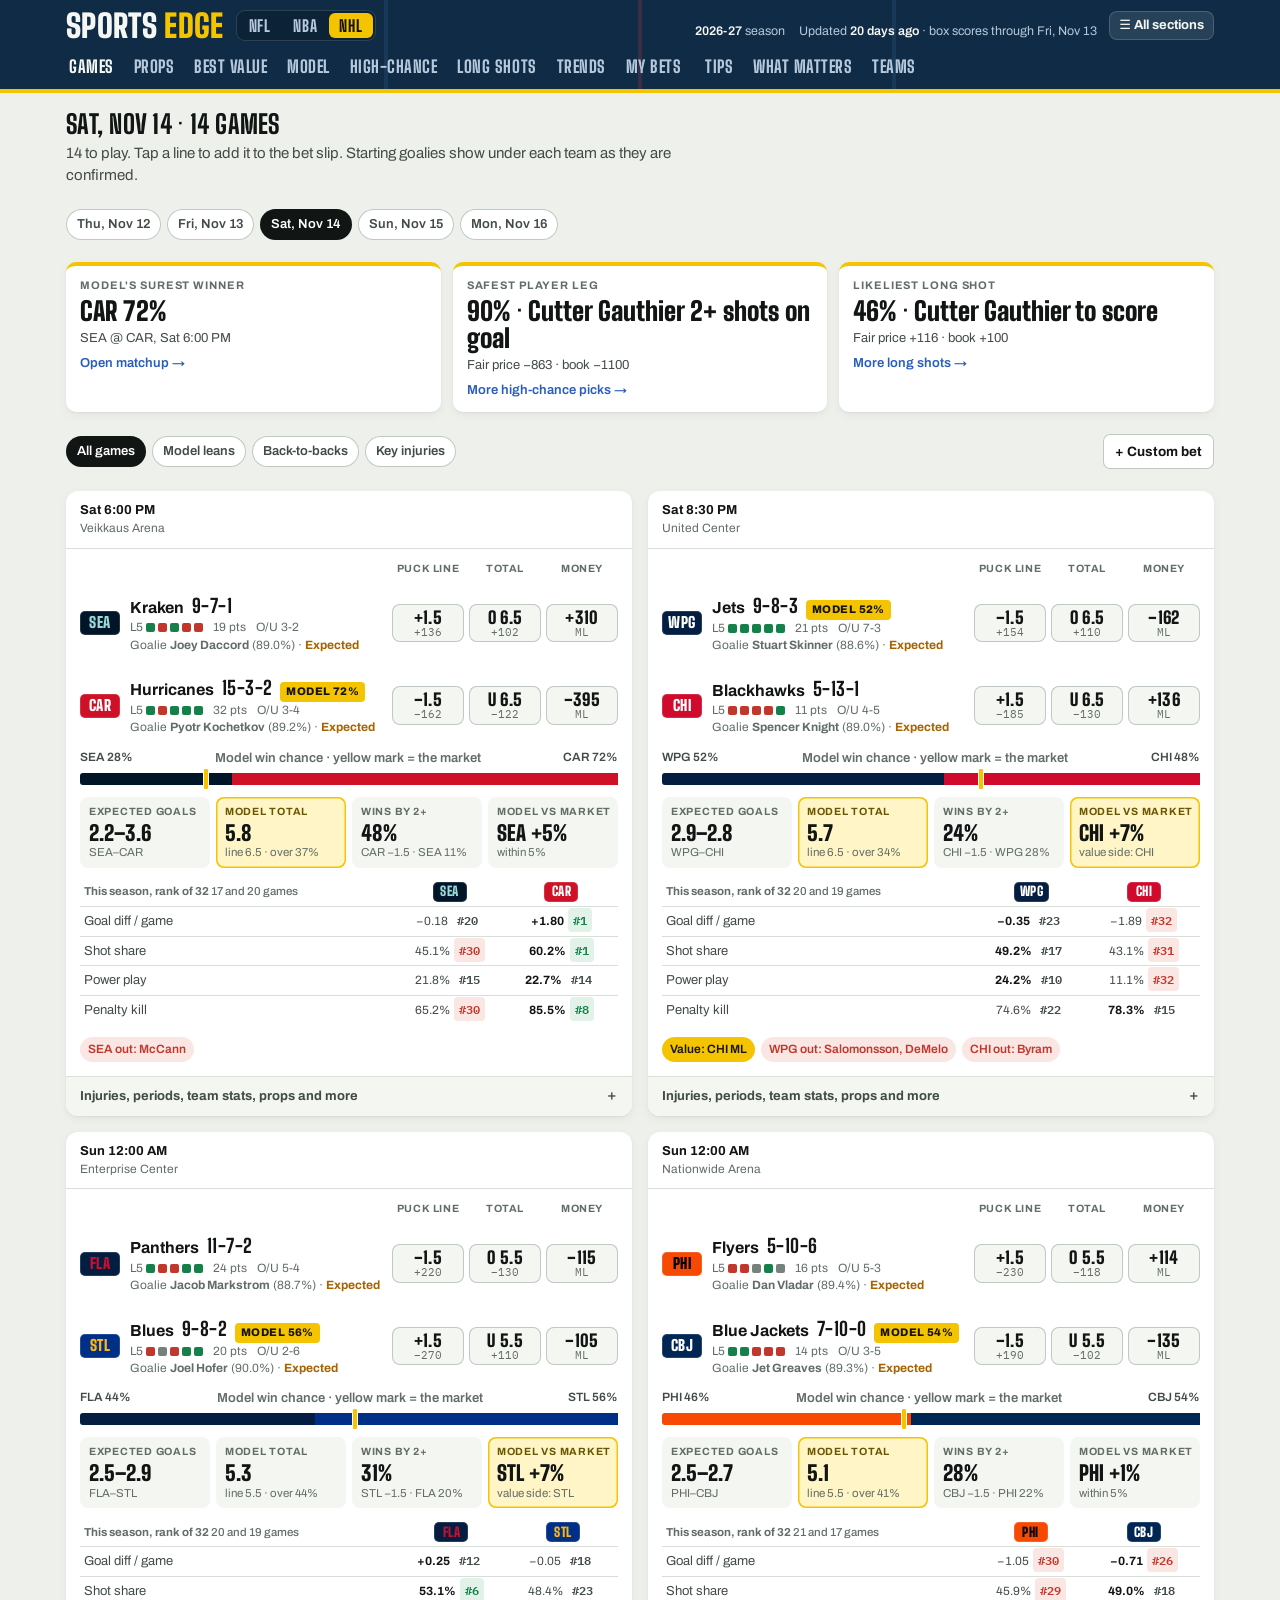
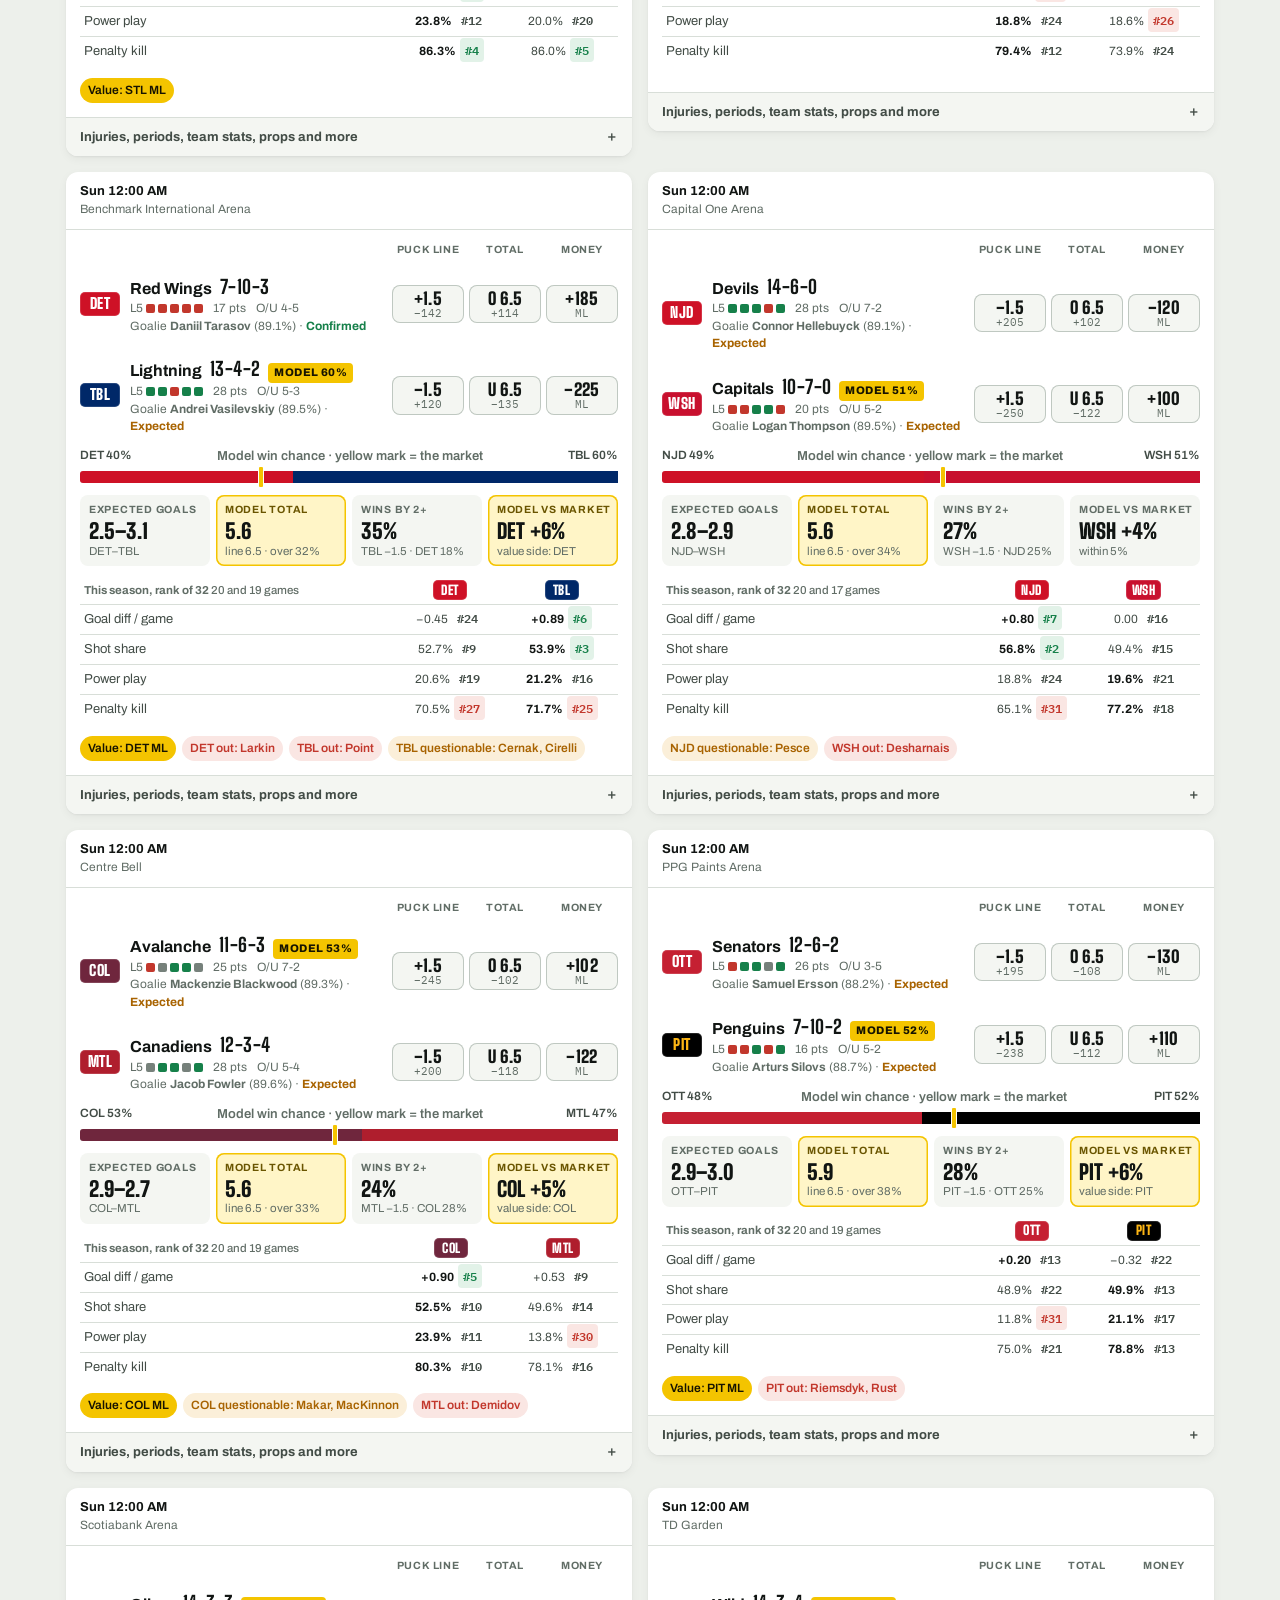
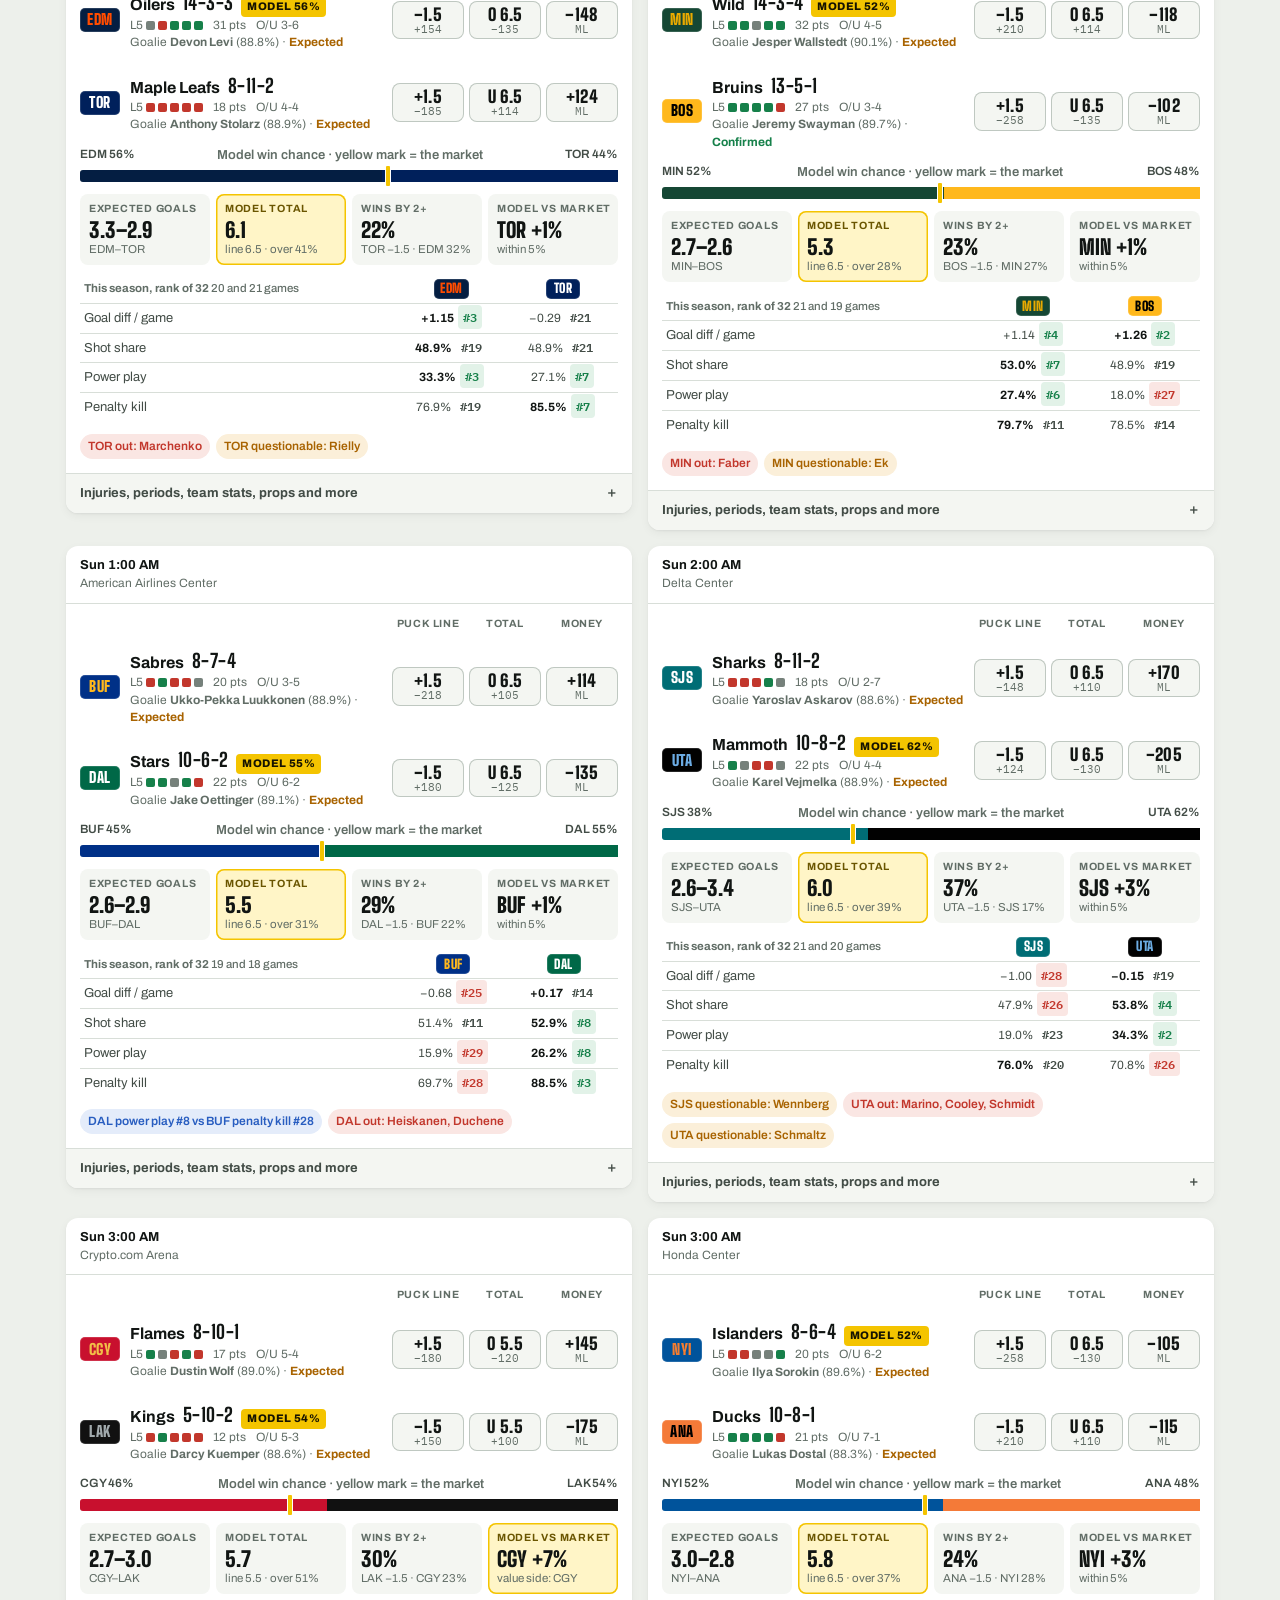
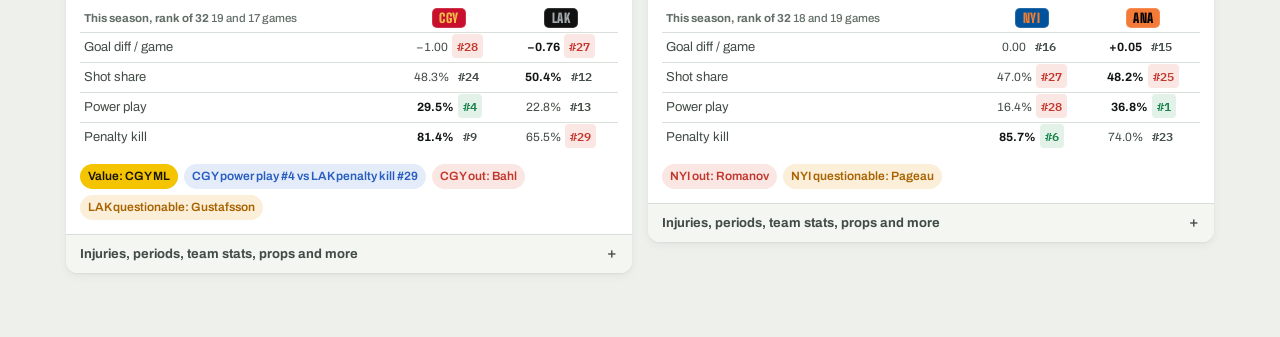
<file: site/nhl/index.html>
<!doctype html>
<html lang="en" data-sport="nhl">
<head>
<meta charset="utf-8">
<meta name="viewport" content="width=device-width,initial-scale=1,viewport-fit=cover">
<meta name="description" content="NHL games, starting goalies, the model and why, injuries, player props against real lines, high-chance picks, long shots and trends, with one bet slip shared across sports.">
<title>NHL · Sports Edge</title>
<link rel="icon" href="data:image/svg+xml,%3Csvg xmlns=%22http://www.w3.org/2000/svg%22 viewBox=%220 0 64 64%22%3E%3Crect width=%2264%22 height=%2264%22 rx=%2214%22 fill=%22%2317191C%22/%3E%3Crect x=%2210%22 y=%2238%22 width=%2244%22 height=%228%22 rx=%222%22 fill=%22%23F4C400%22/%3E%3Cpath d=%22M14 30 L28 18 L38 26 L50 14%22 stroke=%22%23fff%22 stroke-width=%226%22 fill=%22none%22 stroke-linecap=%22round%22 stroke-linejoin=%22round%22/%3E%3C/svg%3E">
<link rel="preconnect" href="https://fonts.googleapis.com">
<link rel="preconnect" href="https://fonts.gstatic.com" crossorigin>
<link rel="stylesheet" href="https://fonts.googleapis.com/css2?family=Archivo:wght@400;500;600;700;800&family=Big+Shoulders+Display:wght@700;800;900&family=IBM+Plex+Mono:wght@400;500;600&display=swap">
<link rel="stylesheet" href="../assets/app.css">
</head>
<body>
<header class="bar">
  <div class="bar-in">
    <div class="brand-row">
      <a class="brand" href="../" aria-label="Sports Edge home">Sports <b>Edge</b></a>
      <nav class="sports" aria-label="Sport"><a href="../nfl/">NFL</a><a href="../nba/">NBA</a><a href="../nhl/" aria-current="page">NHL</a></nav>
      <div class="brand-meta"><span id="m-day"></span><span id="m-asof"></span></div>
      <button class="navbtn" id="nav-open" aria-haspopup="dialog" aria-controls="navsheet" aria-label="All sections"><span aria-hidden="true">☰</span><span class="xs-hide"> All sections</span></button>
    </div>
    <nav class="tabs" role="tablist" aria-label="Sections">
      <button class="tab" role="tab" id="tab-games" data-view="games" aria-selected="true">Games</button>
      <button class="tab" role="tab" id="tab-props" data-view="props" aria-selected="false">Props</button>
      <button class="tab" role="tab" id="tab-value" data-view="value" aria-selected="false">Best value</button>
      <button class="tab" role="tab" id="tab-model" data-view="model" aria-selected="false">Model</button>
      <button class="tab" role="tab" id="tab-hc" data-view="hc" aria-selected="false">High-chance</button>
      <button class="tab" role="tab" id="tab-ls" data-view="ls" aria-selected="false">Long shots</button>
      <button class="tab" role="tab" id="tab-trends" data-view="trends" aria-selected="false">Trends</button>
      <button class="tab" role="tab" id="tab-picks" data-view="picks" aria-selected="false">My bets<span class="cnt" id="pick-count"></span></button>
      <button class="tab" role="tab" id="tab-tips" data-view="tips" aria-selected="false">Tips</button>
      <button class="tab" role="tab" id="tab-matters" data-view="matters" aria-selected="false">What matters</button>
      <button class="tab" role="tab" id="tab-teams" data-view="teams" aria-selected="false">Teams</button>
    </nav>
  </div>
</header>

<main>
  <div class="stamp-m" id="m-asof2"></div>
  <section class="view" id="v-games"></section>
  <section class="view" id="v-props" hidden></section>
  <section class="view" id="v-value" hidden></section>
  <section class="view" id="v-model" hidden></section>
  <section class="view" id="v-hc" hidden></section>
  <section class="view" id="v-ls" hidden></section>
  <section class="view" id="v-trends" hidden></section>
  <section class="view" id="v-picks" hidden></section>
  <section class="view" id="v-tips" hidden></section>
  <section class="view" id="v-matters" hidden></section>
  <section class="view" id="v-teams" hidden></section>
</main>

<div class="scrim" id="scrim" hidden></div>
<div class="sheet" id="sheet" role="dialog" aria-modal="true" aria-labelledby="sheet-title" hidden></div>
<div class="scrim" id="navscrim" hidden></div>
<div class="sheet navsheet" id="navsheet" role="dialog" aria-modal="true" aria-labelledby="nav-title" hidden></div>
<div class="scrim" id="cscrim" hidden></div>
<div class="sheet chart-sheet" id="csheet" role="dialog" aria-modal="true" aria-labelledby="cs-title" hidden></div>
<div class="scrim" id="slipscrim" hidden></div>
<div class="sheet slip-sheet" id="slipsheet" role="dialog" aria-modal="true" aria-labelledby="slip-title" hidden></div>
<button class="slip-fab" id="slip-fab" type="button" aria-haspopup="dialog" aria-controls="slipsheet" hidden><span class="sf-n" id="sf-n">0</span><span class="sf-t" id="sf-t">Bet slip</span><span class="sf-o num" id="sf-o"></span></button>
<div class="toast" id="toast" role="status" hidden></div>

<script src="../assets/core.js"></script>
<script src="../assets/bets.js"></script>
<script src="../assets/parts.js"></script>
<script src="../assets/app.js"></script>
</body>
</html>
</file>
<file: site/assets/app.css>
/* Sports Edge: shared styles for the home page and the NFL, NBA and NHL pages */
:root{padding-top:env(safe-area-inset-top);padding-bottom:env(safe-area-inset-bottom)}
body{margin:0}
img{max-width:100%}
[hidden]{display:none!important}
/* Layout: a broadcast score bar in each sport's color (turf green, arena purple, rink navy) with the yellow stripe under it; white stat sheets below.
   Game cards sit in a two-up grid that stacks to one column on phones. The yellow stripe marks the betting line and model picks. */
:root{
  --bg:#EDF0EB; --panel:#FFFFFF; --panel-2:#F4F6F2; --ink:#111513; --ink-2:#424C46; --ink-3:#616D66;
  --rule:#D8DED8; --rule-2:#BFC8C1;
  --turf:#17462F; --turf-2:#21583C; --on-turf:#F4F7F2; --on-turf-2:#BCD0C2;
  --stripe:#F4C400; --stripe-ink:#6A5500; --on-stripe:#161300; --stripe-bg:#FFF5C7;
  --win:#16804A; --loss:#C2372C; --push:#76817B; --warn:#A86300; --info:#285DC0;
  --win-bg:#E2F2E8; --loss-bg:#FAE6E3; --warn-bg:#FBEFD9; --info-bg:#E4ECFA; --muted-bg:#ECEFEA;
  --spark-fill:rgba(17,21,19,.07);
  --shadow:0 1px 2px rgba(17,21,19,.05),0 3px 10px rgba(17,21,19,.05);
  --f-display:"Big Shoulders Display","Arial Narrow","Roboto Condensed",sans-serif;
  --f-body:"Archivo",system-ui,-apple-system,"Segoe UI",Roboto,sans-serif;
  --f-mono:"IBM Plex Mono",ui-monospace,SFMono-Regular,Menlo,Consolas,monospace;
}
@media (prefers-color-scheme: dark){
  :root:not([data-theme="light"]){
    --bg:#0B100E; --panel:#131A17; --panel-2:#18211D; --ink:#EAF0EC; --ink-2:#AEB9B3; --ink-3:#7F8C85;
    --rule:#24302A; --rule-2:#34443C;
    --turf:#0E2A1C; --turf-2:#163A27; --on-turf:#EEF4EF; --on-turf-2:#9FB8A8;
    --stripe:#FFD21A; --stripe-ink:#FFD21A; --on-stripe:#161300; --stripe-bg:#2E2808;
    --win:#3DC17A; --loss:#F0695C; --push:#929D97; --warn:#F2A63A; --info:#86ACFF;
    --win-bg:#11301F; --loss-bg:#3A1A17; --warn-bg:#33260F; --info-bg:#162440; --muted-bg:#1C2622;
    --spark-fill:rgba(234,240,236,.08);
    --shadow:0 1px 2px rgba(0,0,0,.45),0 3px 12px rgba(0,0,0,.25);
    color-scheme:dark;
  }
}
:root[data-theme="dark"]{
  --bg:#0B100E; --panel:#131A17; --panel-2:#18211D; --ink:#EAF0EC; --ink-2:#AEB9B3; --ink-3:#7F8C85;
  --rule:#24302A; --rule-2:#34443C;
  --turf:#0E2A1C; --turf-2:#163A27; --on-turf:#EEF4EF; --on-turf-2:#9FB8A8;
  --stripe:#FFD21A; --stripe-ink:#FFD21A; --on-stripe:#161300; --stripe-bg:#2E2808;
  --win:#3DC17A; --loss:#F0695C; --push:#929D97; --warn:#F2A63A; --info:#86ACFF;
  --win-bg:#11301F; --loss-bg:#3A1A17; --warn-bg:#33260F; --info-bg:#162440; --muted-bg:#1C2622;
  --spark-fill:rgba(234,240,236,.08);
  --shadow:0 1px 2px rgba(0,0,0,.45),0 3px 12px rgba(0,0,0,.25);
  color-scheme:dark;
}
*{box-sizing:border-box}
body{background:var(--bg);color:var(--ink);font-family:var(--f-body);font-size:15px;line-height:1.45;-webkit-font-smoothing:antialiased}
button,input,select,textarea{font:inherit;color:inherit}
a{color:var(--info)}
:focus-visible{outline:2px solid var(--info);outline-offset:2px;border-radius:4px}
.num,.tab-num{font-variant-numeric:tabular-nums}
.mono{font-family:var(--f-mono)}
h1,h2,h3{text-wrap:balance;margin:0}

/* ---------- score bar ---------- */
.bar{position:sticky;top:env(safe-area-inset-top,0px);z-index:20;background-color:var(--turf);
  color:var(--on-turf);box-shadow:0 4px 0 var(--stripe)}
[data-sport="nfl"] .bar{background-image:repeating-linear-gradient(90deg,transparent 0 calc(10% - 2px),rgba(255,255,255,.06) calc(10% - 2px) 10%)}
[data-sport="nba"] .bar{background-image:radial-gradient(70% 140% at 50% 160%,rgba(255,255,255,.07) 0 49.5%,transparent 50%),linear-gradient(90deg,transparent calc(50% - 1px),rgba(255,255,255,.06) calc(50% - 1px) calc(50% + 1px),transparent calc(50% + 1px))}
[data-sport="nhl"] .bar{background-image:linear-gradient(90deg,transparent calc(50% - 2px),rgba(226,58,58,.2) calc(50% - 2px) calc(50% + 2px),transparent calc(50% + 2px)),linear-gradient(90deg,transparent 30%,rgba(90,150,235,.13) 30% calc(30% + 4px),transparent calc(30% + 4px) calc(70% - 4px),rgba(90,150,235,.13) calc(70% - 4px) 70%,transparent 70%)}
.bar-in{max-width:1180px;margin:0 auto;padding-inline:16px;padding-block:10px 0;display:flex;flex-direction:column;gap:6px}
.brand-row{display:flex;align-items:flex-end;justify-content:space-between;gap:12px;flex-wrap:wrap}
.brand{font-family:var(--f-display);font-weight:900;font-size:32px;line-height:.9;letter-spacing:.01em;text-transform:uppercase}
.brand b{color:var(--stripe);font-weight:900}
.brand-meta{display:flex;gap:14px;flex-wrap:wrap;font-size:12.5px;color:var(--on-turf-2)}
.brand-meta strong{color:var(--on-turf);font-weight:600}
.tabs{display:flex;gap:2px;overflow-x:auto;scrollbar-width:none;margin-inline:-6px}
.tabs::-webkit-scrollbar{display:none}
.tab{appearance:none;background:none;border:0;cursor:pointer;color:var(--on-turf-2);font-family:var(--f-display);font-weight:800;
  font-size:17px;letter-spacing:.03em;text-transform:uppercase;padding:8px 9px 10px;white-space:nowrap;border-bottom:4px solid transparent;margin-bottom:-4px}
.tabs{flex-wrap:nowrap;-webkit-overflow-scrolling:touch}
.tabs.fr{-webkit-mask-image:linear-gradient(90deg,#000 calc(100% - 48px),transparent);mask-image:linear-gradient(90deg,#000 calc(100% - 48px),transparent)}
.tabs.fl{-webkit-mask-image:linear-gradient(90deg,transparent,#000 48px);mask-image:linear-gradient(90deg,transparent,#000 48px)}
.tabs.fl.fr{-webkit-mask-image:linear-gradient(90deg,transparent,#000 48px,#000 calc(100% - 48px),transparent);mask-image:linear-gradient(90deg,transparent,#000 48px,#000 calc(100% - 48px),transparent)}
.brand-meta{margin-left:auto}
.navbtn{appearance:none;border:0;cursor:pointer;background:rgba(255,255,255,.1);color:var(--on-turf);border-radius:8px;padding:5px 10px;font-weight:700;font-size:13px;
  box-shadow:inset 0 0 0 1px rgba(255,255,255,.16);white-space:nowrap;align-self:center}
.navbtn:hover{background:rgba(255,255,255,.18)}
.navsheet{width:min(640px,calc(100% - 24px))}
.navgrid{display:grid;grid-template-columns:repeat(2,minmax(0,1fr));gap:8px}
.navitem{appearance:none;border:0;cursor:pointer;text-align:left;background:var(--panel-2);color:var(--ink);border-radius:10px;padding:10px 12px;display:flex;flex-direction:column;gap:2px;
  box-shadow:inset 0 0 0 1px var(--rule)}
.navitem b{font-family:var(--f-display);font-weight:800;font-size:17px;letter-spacing:.03em;text-transform:uppercase}
.navitem span{font-size:12.5px;color:var(--ink-3);line-height:1.35}
.navitem:hover{box-shadow:inset 0 0 0 1px var(--ink-3)}
.navitem.on{background:var(--stripe-bg);box-shadow:inset 0 0 0 2px var(--stripe)}
@media (max-width:620px){
  .bar-in{padding-block:8px 0;gap:2px}
  .brand{font-size:24px}
  .brand-row{align-items:center}
  .brand-meta{gap:8px;font-size:11.5px}
  .brand-meta #m-week{display:none}
  .brand-row{flex-wrap:nowrap}
  .brand{font-size:22px}
  .tabs{gap:0;margin-bottom:0}
  .tab{font-size:15px;padding:6px 8px 7px;border-bottom-width:3px;margin-bottom:0;letter-spacing:.02em}
  .navgrid{grid-template-columns:1fr}
  .xs-hide{display:none}
  .tab[aria-selected="true"]{border-bottom-color:var(--stripe)}
  .h2{font-size:23px}
}
.tab:hover{color:var(--on-turf)}
.tab[aria-selected="true"]{color:var(--on-turf);border-bottom-color:var(--on-turf)}
.tab .cnt{font-family:var(--f-mono);font-size:11px;font-weight:600;vertical-align:3px;margin-left:4px;color:var(--stripe)}

main{max-width:1180px;margin:0 auto;padding-inline:16px;padding-block:22px 64px}
.view{display:flex;flex-direction:column;gap:22px}
.sec-head{display:flex;align-items:baseline;justify-content:space-between;gap:12px;flex-wrap:wrap}
.h2{font-family:var(--f-display);font-weight:800;font-size:26px;letter-spacing:.01em;text-transform:uppercase;line-height:1}
.h3{font-family:var(--f-display);font-weight:800;font-size:19px;letter-spacing:.02em;text-transform:uppercase;line-height:1.1}
.lede{color:var(--ink-2);max-width:68ch;margin:6px 0 0}
.small{font-size:13px;color:var(--ink-3)}
.label{font-size:11px;font-weight:700;letter-spacing:.08em;text-transform:uppercase;color:var(--ink-3)}

/* ---------- chips, pills ---------- */
.tm{display:inline-flex;align-items:center;justify-content:center;min-width:40px;height:24px;padding:0 6px;border-radius:5px;
  background:var(--c1);color:var(--c2);font-family:var(--f-display);font-weight:900;font-size:15px;letter-spacing:.04em;
  box-shadow:inset 0 0 0 1px rgba(255,255,255,.14)}
.tm.sm{min-width:34px;height:20px;font-size:13px}
.pill{display:inline-flex;align-items:center;gap:5px;font-size:12px;font-weight:600;line-height:1;padding:5px 8px;border-radius:999px;
  background:var(--muted-bg);color:var(--ink-2);white-space:nowrap}
.pill.win{background:var(--win-bg);color:var(--win)} .pill.loss{background:var(--loss-bg);color:var(--loss)}
.pill.warn{background:var(--warn-bg);color:var(--warn)} .pill.info{background:var(--info-bg);color:var(--info)}
.pill.stripe{background:var(--stripe);color:var(--on-stripe)}
.pill.ghost{background:transparent;box-shadow:inset 0 0 0 1px var(--rule-2)}
.dot{width:8px;height:8px;border-radius:50%;display:inline-block;background:currentColor}
.res{display:inline-flex;gap:3px;vertical-align:-1px}
.res i{width:9px;height:9px;border-radius:2px;display:inline-block}
.res i.W,.res i.O{background:var(--win)} .res i.L,.res i.U{background:var(--loss)} .res i.T,.res i.P{background:var(--push)}
.res i.n{background:transparent;box-shadow:inset 0 0 0 1px var(--rule-2)}

.btn{appearance:none;border:0;cursor:pointer;border-radius:7px;font-weight:700;font-size:13.5px;padding:8px 12px;
  background:var(--panel);color:var(--ink);box-shadow:inset 0 0 0 1px var(--rule-2)}
.btn:hover{box-shadow:inset 0 0 0 1px var(--ink-3)}
.btn.primary{background:var(--ink);color:var(--panel);box-shadow:none}
.btn.primary:hover{opacity:.9}
.btn.stripe{background:var(--stripe);color:var(--on-stripe);box-shadow:none}
.btn.tiny{font-size:12px;padding:5px 8px;border-radius:6px}
.btn.link{background:none;box-shadow:none;padding:4px 0;color:var(--info);font-weight:600}
.seg{display:inline-flex;flex-wrap:wrap;gap:6px}
.seg button{appearance:none;cursor:pointer;border:0;border-radius:999px;padding:6px 11px;font-size:13px;font-weight:600;
  background:var(--panel);color:var(--ink-2);box-shadow:inset 0 0 0 1px var(--rule-2)}
.seg button[aria-pressed="true"]{background:var(--ink);color:var(--panel);box-shadow:none}
.star{appearance:none;background:none;border:0;cursor:pointer;font-size:16px;line-height:1;padding:2px 4px;color:var(--rule-2)}
.star[aria-pressed="true"]{color:var(--stripe-ink)}
select,input[type="number"],input[type="text"],textarea{background:var(--panel);border:1px solid var(--rule-2);border-radius:7px;padding:7px 9px;min-width:0}
select:focus,input:focus,textarea:focus{outline:2px solid var(--info);outline-offset:0;border-color:transparent}

/* ---------- my teams strip ---------- */
.glance{display:grid;grid-template-columns:repeat(auto-fit,minmax(min(100%,250px),1fr));gap:12px}
.gl{background:var(--panel);border-radius:10px;box-shadow:var(--shadow);padding:12px 14px;display:flex;flex-direction:column;gap:6px;min-width:0}
.gl .big{font-family:var(--f-display);font-weight:900;font-size:30px;line-height:1}
.gl .t{display:flex;align-items:center;gap:8px;flex-wrap:wrap}

/* ---------- game cards ---------- */
.toolbar{display:flex;align-items:center;justify-content:space-between;gap:10px;flex-wrap:wrap}
.games{display:grid;grid-template-columns:repeat(auto-fill,minmax(min(100%,540px),1fr));gap:16px;align-items:start}
.game{background:var(--panel);border-radius:12px;box-shadow:var(--shadow);overflow:hidden;min-width:0;display:flex;flex-direction:column}
.g-head{display:flex;align-items:center;justify-content:space-between;gap:8px;padding:10px 14px;border-bottom:1px solid var(--rule);flex-wrap:wrap}
.g-when{font-weight:700;font-size:13px}
.g-where{font-size:12px;color:var(--ink-3)}
.g-flags{display:flex;gap:5px;flex-wrap:wrap}
.g-body{padding:12px 14px 14px;display:flex;flex-direction:column;gap:12px}
.trow{display:grid;grid-template-columns:auto 1fr auto;align-items:center;gap:10px}
.trow + .trow{margin-top:8px}
.tname{min-width:0}
.tname .n{font-weight:700;font-size:16px;display:flex;gap:8px;align-items:baseline;flex-wrap:wrap}
.tname .n .rec{font-family:var(--f-display);font-weight:800;font-size:19px;letter-spacing:.02em}
.tname .meta{font-size:12px;color:var(--ink-3);display:flex;gap:10px;flex-wrap:wrap;align-items:center}
/* sportsbook odds grid on each game card: spread, total, moneyline per team; a pressed button is in the slip */
.obs{display:grid;grid-template-columns:repeat(3,minmax(64px,72px));gap:5px}
.obh{display:grid;grid-template-columns:1fr repeat(3,minmax(64px,72px));gap:5px;margin-bottom:4px;font-size:10.5px;font-weight:700;letter-spacing:.06em;text-transform:uppercase;color:var(--ink-3);text-align:center}
.ob{appearance:none;border:0;cursor:pointer;background:var(--panel-2);box-shadow:inset 0 0 0 1px var(--rule-2);border-radius:8px;padding:5px 4px;display:flex;flex-direction:column;align-items:center;gap:1px;min-width:0;line-height:1;color:var(--ink)}
.ob .ob-m{font-family:var(--f-display);font-weight:900;font-size:17px;letter-spacing:.02em}
.ob .ob-s{font-family:var(--f-mono);font-size:10.5px;color:var(--ink-3)}
.ob:hover{box-shadow:inset 0 0 0 1px var(--ink-3)}
.ob[aria-pressed="true"]{background:var(--stripe);color:var(--on-stripe);box-shadow:none}
.ob[aria-pressed="true"] .ob-s{color:var(--on-stripe)}
.ob.off{cursor:default;box-shadow:inset 0 0 0 1px var(--rule);color:var(--ink-3)}
.slipb.on{background:var(--stripe);color:var(--on-stripe);box-shadow:none}
.score{font-family:var(--f-display);font-weight:900;font-size:30px;line-height:1}
.score.lost{color:var(--ink-3)}

.wp{display:flex;flex-direction:column;gap:5px}
.wp-labels{display:flex;justify-content:space-between;gap:8px;font-size:12px;font-weight:600;color:var(--ink-2)}
@media (max-width:620px){.wp-mid{display:none}}
.wp-track{position:relative;height:12px;border-radius:3px;overflow:visible;display:flex;background:var(--muted-bg)}
.wp-track span{height:100%}
.wp-track span:first-child{border-radius:3px 0 0 3px} .wp-track span:last-child{border-radius:0 3px 3px 0}
.wp-mkt{position:absolute;top:-4px;bottom:-4px;width:4px;margin-left:-2px;background:var(--stripe);border-radius:1px;box-shadow:0 0 0 1px var(--panel)}
.model-line{display:flex;align-items:center;justify-content:space-between;gap:8px;flex-wrap:wrap;font-size:13px;color:var(--ink-2)}
.model-line b{color:var(--ink)}
.mrow{display:grid;grid-template-columns:repeat(4,minmax(0,1fr));gap:6px}
.mrow .mc{background:var(--panel-2);border-radius:8px;padding:7px 9px;min-width:0}
.mrow .mc .k{font-size:10.5px;font-weight:700;letter-spacing:.07em;text-transform:uppercase;color:var(--ink-3);white-space:nowrap}
.mrow .mc .v{font-family:var(--f-display);font-weight:900;font-size:21px;line-height:1.1;margin-top:2px;white-space:nowrap}
.mrow .mc .s{font-size:11.5px;color:var(--ink-3);white-space:nowrap;overflow:hidden;text-overflow:ellipsis}
.mrow .mc.pick{background:var(--stripe-bg);box-shadow:inset 0 0 0 1.5px var(--stripe)}
.mrow .mc.pick .k{color:var(--stripe-ink)}
.mrow .mc.won{background:var(--win-bg)} .mrow .mc.won .k{color:var(--win)}
.mrow .mc.lost{background:var(--loss-bg)} .mrow .mc.lost .k{color:var(--loss)}
@media (max-width:620px){ .mrow{grid-template-columns:repeat(2,minmax(0,1fr))} }
.edges{display:grid;grid-template-columns:repeat(auto-fit,minmax(min(100%,230px),1fr));gap:12px}
.edge{background:var(--panel);border-radius:10px;box-shadow:var(--shadow);padding:12px 14px;display:flex;flex-direction:column;gap:4px;min-width:0;border-top:4px solid var(--stripe)}
.edge .big{font-family:var(--f-display);font-weight:900;font-size:26px;line-height:1.05}
.edge .d{font-size:13px;color:var(--ink-2)}
.edge a{font-size:13px;font-weight:600;text-decoration:none;margin-top:2px}
@media (max-width:620px){
  .edges{display:flex;overflow-x:auto;scroll-snap-type:x mandatory;gap:10px;margin-inline:-16px;padding:2px 16px 6px;scrollbar-width:none}
  .edges::-webkit-scrollbar{display:none}
  .edge{flex:0 0 80%;scroll-snap-align:start}
  .edge .big{font-size:22px}
}
.absent{display:flex;flex-wrap:wrap;gap:6px;align-items:center;font-size:12.5px;color:var(--ink-2);margin:4px 0 6px}
.absent .pill{font-weight:600}
.prow .c-line .btn{white-space:nowrap}
.more{align-self:center}
.pick-chip{display:inline-flex;align-items:center;gap:8px;background:var(--stripe);color:var(--on-stripe);border-radius:6px;padding:5px 9px;
  font-weight:700;font-size:13px}
.pick-chip .k{font-family:var(--f-display);font-weight:900;font-size:13px;letter-spacing:.06em;text-transform:uppercase;opacity:.8}
.nopick{font-size:12.5px;color:var(--ink-3)}

.tape{width:100%;border-collapse:collapse;font-size:13px}
.tape th{font-size:11px;font-weight:700;letter-spacing:.06em;text-transform:uppercase;color:var(--ink-3);text-align:center;padding:0 4px 4px}
.tape th:first-child{text-align:left}
.tape td{padding:5px 4px;border-top:1px solid var(--rule);text-align:center;font-variant-numeric:tabular-nums}
.tape td:first-child{text-align:left;color:var(--ink-2)}
.rk{font-family:var(--f-mono);font-size:12px;font-weight:600;padding:2px 5px;border-radius:4px;color:var(--ink-2)}
.rk.good{background:var(--win-bg);color:var(--win)} .rk.bad{background:var(--loss-bg);color:var(--loss)}
.tape .better{font-weight:700;color:var(--ink)}
.tape .v{color:var(--ink-3);font-size:12px;margin-right:4px}

.g-chips{display:flex;flex-wrap:wrap;gap:6px}
.g-chips .pill{white-space:normal;line-height:1.25}
.g-more{appearance:none;border:0;border-top:1px solid var(--rule);background:var(--panel-2);cursor:pointer;width:100%;padding:10px 14px;
  font-weight:700;font-size:13px;color:var(--ink-2);display:flex;justify-content:space-between;align-items:center}
.g-more:hover{color:var(--ink)}
.g-detail{border-top:1px solid var(--rule);padding:12px 14px 16px;display:flex;flex-direction:column;gap:12px;background:var(--panel)}
.twocol{display:grid;grid-template-columns:repeat(auto-fit,minmax(min(100%,230px),1fr));gap:14px}
.inj{display:flex;flex-direction:column;gap:2px;padding:7px 0;border-top:1px solid var(--rule)}
.inj:first-of-type{border-top:0}
.inj .top{display:flex;justify-content:space-between;gap:8px;align-items:center}
.inj .who{font-weight:650;font-size:13.5px;min-width:0}
.inj .who small{font-weight:500;color:var(--ink-3)}
.inj .ol{font-size:12.5px;color:var(--ink-2)}
.inj .x{font-size:12px;font-weight:600;text-decoration:none;white-space:nowrap}
.inj-next{font-size:12.5px;color:var(--ink-2);margin:-2px 0 4px}
.inj-when{color:var(--ink-3);white-space:nowrap}
.lvl-out,.lvl-ir{background:var(--loss-bg);color:var(--loss)} .lvl-doubt,.lvl-risk{background:var(--warn-bg);color:var(--warn)}
.lvl-gtd{background:var(--info-bg);color:var(--info)} .lvl-likely,.lvl-ok{background:var(--win-bg);color:var(--win)}

.plist{display:flex;flex-direction:column}
.prow{display:grid;grid-template-columns:minmax(0,1.3fr) minmax(0,1fr) minmax(0,1.25fr) auto;gap:10px;align-items:center;padding:9px 0;border-top:1px solid var(--rule)}
.prow:first-child{border-top:0}
.prow .pn{font-weight:650;font-size:13.5px;display:flex;gap:6px;align-items:center;flex-wrap:wrap}
.prow .ps{font-size:12px;color:var(--ink-3)}
.proj{font-family:var(--f-display);font-weight:900;font-size:21px;line-height:1}
.proj small{font-family:var(--f-body);font-weight:600;font-size:11px;color:var(--ink-3);letter-spacing:.04em;text-transform:uppercase;margin-left:3px}
.oc{display:flex;align-items:center;gap:6px;flex-wrap:wrap}
.oc input{width:76px}
.oc .out{font-size:12.5px;font-weight:700;min-width:84px}
.team-sub{display:flex;align-items:center;gap:8px;margin:6px 0 2px}
@media (max-width:620px){
  .prow{grid-template-columns:1fr auto;row-gap:6px}
  .prow .c-avg{grid-column:1/-1}
  .prow .c-line{grid-column:1/-1}
  .prow .c-pick{display:none}
  .prow .c-line .btn{display:inline-flex;margin-left:auto}
}
@media (min-width:621px){ .prow .c-line .btn{display:none} }

/* ---------- trends ---------- */
.trend-list{display:flex;flex-direction:column;background:var(--panel);border-radius:12px;box-shadow:var(--shadow);overflow:hidden}
.tr{display:grid;grid-template-columns:auto minmax(0,1fr) auto;gap:12px;align-items:center;padding:11px 14px;border-top:1px solid var(--rule)}
.tr:first-child{border-top:0}
.tr .tt{font-weight:650;font-size:14px}
.tr .td{font-size:12.5px;color:var(--ink-2)}
.tr .tc{font-size:12px;color:var(--ink-3)}
.tr .side{display:flex;flex-direction:column;align-items:flex-end;gap:4px}
.wk{font-family:var(--f-display);font-weight:900;font-size:15px;letter-spacing:.03em;padding:3px 7px;border-radius:5px;background:var(--ink);color:var(--panel);white-space:nowrap}
.spark{display:block;overflow:visible}
.spark-area{fill:var(--spark-fill)} .spark-line{fill:none;stroke:var(--ink-2);stroke-width:1.7;stroke-linejoin:round;stroke-linecap:round}
.spark-base{stroke:var(--ink-3);stroke-width:1;stroke-dasharray:3 3} .spark-end{fill:var(--ink)}
.up .spark-line{stroke:var(--win)} .up .spark-end{fill:var(--win)} .down .spark-line{stroke:var(--loss)} .down .spark-end{fill:var(--loss)}
.carry{font-size:12px;font-weight:600}
.carry.sticky{color:var(--win)} .carry.noise{color:var(--ink-3)}
.lg-grid{display:grid;grid-template-columns:repeat(auto-fill,minmax(min(100%,260px),1fr));gap:12px}
.lg{background:var(--panel);border-radius:10px;box-shadow:var(--shadow);padding:12px 14px;display:flex;flex-direction:column;gap:6px;min-width:0}
.lg .v{font-family:var(--f-display);font-weight:900;font-size:26px;line-height:1}
.lg.on{box-shadow:var(--shadow),inset 0 0 0 2px var(--stripe)}
.filters{display:flex;gap:8px;flex-wrap:wrap;align-items:center}
.callout{background:var(--panel);border-radius:12px;box-shadow:var(--shadow);padding:14px 16px;display:flex;flex-direction:column;gap:8px}
.callout p{margin:0;max-width:75ch}

/* ---------- picks ---------- */
.tiles{display:grid;grid-template-columns:repeat(auto-fit,minmax(min(100%,150px),1fr));gap:12px}
.tile{background:var(--panel);border-radius:10px;box-shadow:var(--shadow);padding:12px 14px;min-width:0}
.tile .v{font-family:var(--f-display);font-weight:900;font-size:34px;line-height:1;margin-top:4px}
.tile .v.pos{color:var(--win)} .tile .v.neg{color:var(--loss)}
.tbl-wrap{background:var(--panel);border-radius:12px;box-shadow:var(--shadow);overflow-x:auto}
table.grid{width:100%;border-collapse:collapse;font-size:13.5px;font-variant-numeric:tabular-nums}
table.grid th{text-align:left;font-size:11px;font-weight:700;letter-spacing:.06em;text-transform:uppercase;color:var(--ink-3);padding:10px 12px;border-bottom:1px solid var(--rule);white-space:nowrap}
table.grid td{padding:9px 12px;border-top:1px solid var(--rule);white-space:nowrap}
table.grid tr:first-child td{border-top:0}
table.grid th.r,table.grid td.r{text-align:right}
th.sortable{cursor:pointer;user-select:none}
th.sortable[aria-sort="ascending"]::after{content:" \25B2";font-size:9px} th.sortable[aria-sort="descending"]::after{content:" \25BC";font-size:9px}
.wbar{height:8px;border-radius:2px;background:var(--muted-bg);min-width:80px;position:relative;overflow:hidden}
.wbar span{position:absolute;left:0;top:0;bottom:0;background:var(--ink-2)}
.wbar i{position:absolute;top:-2px;bottom:-2px;left:52.4%;width:2px;background:var(--stripe)}
.pk{display:grid;grid-template-columns:auto minmax(0,1fr) auto;gap:12px;align-items:center;padding:11px 14px;border-top:1px solid var(--rule)}
.pk:first-child{border-top:0}
.pk .d{font-weight:650}
.pk .m{font-size:12.5px;color:var(--ink-3)}
.pk .acts{display:flex;gap:6px;align-items:center;flex-wrap:wrap;justify-content:flex-end}
.rp{font-family:var(--f-display);font-weight:900;font-size:15px;width:32px;height:28px;display:inline-flex;align-items:center;justify-content:center;border-radius:6px}
.rp.W{background:var(--win);color:var(--panel)} .rp.L{background:var(--loss);color:var(--panel)} .rp.P,.rp.V{background:var(--push);color:var(--panel)}
.rp.pending{background:var(--muted-bg);color:var(--ink-3);font-size:12px}
.empty{background:var(--panel);border-radius:12px;box-shadow:var(--shadow);padding:22px 18px;display:flex;flex-direction:column;gap:8px;align-items:flex-start}
.note{font-size:12.5px;color:var(--ink-3)}

/* ---------- sheet (pick form) ---------- */
.scrim{position:fixed;inset:0;background:rgba(5,8,7,.45);z-index:40}
.sheet{position:fixed;z-index:41;left:50%;top:50%;transform:translate(-50%,-50%);width:min(560px,calc(100% - 24px));max-height:calc(100% - 32px);overflow:auto;
  background:var(--panel);border-radius:14px;box-shadow:0 20px 60px rgba(0,0,0,.35);padding:18px;display:flex;flex-direction:column;gap:12px}
.form{display:grid;grid-template-columns:1fr 1fr;gap:10px}
.form .f{display:flex;flex-direction:column;gap:4px;min-width:0}
.form .f.full{grid-column:1/-1}
.form label{font-size:12px;font-weight:700;color:var(--ink-2)}
.form .hint{font-size:12px;color:var(--ink-3)}
.sheet-actions{display:flex;justify-content:space-between;gap:8px;flex-wrap:wrap;align-items:center}
/* bets from a link */
.imp-list{display:flex;flex-direction:column;gap:8px}
.imp-b{border:1px solid var(--rule);border-radius:10px;padding:9px 11px}
.imp-b ul{margin:6px 0 0;padding-left:18px;display:flex;flex-direction:column;gap:3px}
.imp-b li{font-size:13.5px;line-height:1.3}
#gh-tok{width:100%;box-sizing:border-box;font:inherit;font-size:16px;padding:9px 10px;border-radius:8px;border:1px solid var(--rule-2);background:var(--panel);color:var(--ink)}
.gh-steps{margin:0 0 10px;padding-left:20px;display:flex;flex-direction:column;gap:5px;line-height:1.35}
.gh-steps a{color:var(--ink);text-decoration:underline}
.linkbtn{background:none;border:0;padding:0;font:inherit;color:var(--ink-2);text-decoration:underline;cursor:pointer}
.imp-notes{margin-top:8px;padding:8px 10px;border-radius:8px;background:var(--warn-bg)}
.imp-notes ul{margin:4px 0 0;padding-left:18px}
.dk-wait{display:flex;align-items:center;gap:10px;margin:6px 0 4px;font-weight:600}
.spin{width:16px;height:16px;flex:none;border-radius:50%;border:2px solid var(--rule-2);border-top-color:var(--ink);animation:spin .9s linear infinite}
.spin[hidden]{display:none}
@keyframes spin{to{transform:rotate(360deg)}}
@media (prefers-reduced-motion:reduce){.spin{animation-duration:2.5s}}
#imp-txt{width:100%;box-sizing:border-box;font:inherit;font-size:16px;padding:9px 10px;border-radius:8px;border:1px solid var(--rule-2);background:var(--panel);color:var(--ink);resize:vertical}
.toast{position:fixed;left:50%;bottom:calc(18px + env(safe-area-inset-bottom,0px));transform:translateX(-50%);background:var(--ink);color:var(--panel);
  padding:9px 14px;border-radius:8px;font-weight:600;font-size:13.5px;z-index:60;box-shadow:var(--shadow)}

/* ---------- what matters ---------- */
.bars{display:flex;flex-direction:column;background:var(--panel);border-radius:12px;box-shadow:var(--shadow);padding:6px 0}
.br{display:grid;grid-template-columns:minmax(0,15em) minmax(0,1fr) 4.5em;gap:12px;align-items:center;padding:7px 14px}
.br .l{font-size:13.5px;min-width:0}
.br .l small{display:block;font-size:11.5px;color:var(--ink-3)}
.br .track{height:14px;background:var(--muted-bg);border-radius:3px;position:relative;overflow:hidden}
.br .track span{position:absolute;left:0;top:0;bottom:0;background:var(--rule-2)}
.br.top .track span{background:var(--stripe)}
.br.top .l{font-weight:700}
.br .val{font-family:var(--f-mono);font-size:12.5px;text-align:right}
.br .rank{font-family:var(--f-display);font-weight:900;font-size:15px;margin-right:6px;color:var(--ink-3)}
.br.top .rank{color:var(--ink)}
.axis{display:grid;grid-template-columns:minmax(0,15em) minmax(0,1fr) 4.5em;gap:12px;padding:2px 14px 8px;font-size:11px;color:var(--ink-3)}
.axis .ticks{display:flex;justify-content:space-between;font-family:var(--f-mono)}
@media (max-width:620px){ .br,.axis{grid-template-columns:minmax(0,9.5em) minmax(0,1fr) 3.6em;gap:8px} }
.facts{display:grid;grid-template-columns:repeat(auto-fit,minmax(min(100%,240px),1fr));gap:12px}
.fact{background:var(--panel);border-radius:10px;box-shadow:var(--shadow);padding:14px;display:flex;flex-direction:column;gap:4px}
.fact .v{font-family:var(--f-display);font-weight:900;font-size:32px;line-height:1}
.fact p{margin:0;font-size:13px;color:var(--ink-2)}
ul.plain{margin:0;padding-left:18px;color:var(--ink-2)}
ul.plain li{margin:3px 0}
.hc-grid{display:grid;grid-template-columns:repeat(auto-fill,minmax(min(100%,340px),1fr));gap:14px;align-items:start}
.hc{background:var(--panel);border-radius:12px;box-shadow:var(--shadow);padding:14px;display:flex;flex-direction:column;gap:10px;min-width:0}
.hc.sel{box-shadow:var(--shadow),inset 0 0 0 2px var(--stripe)}
.hc-top{display:grid;grid-template-columns:auto minmax(0,1fr);gap:12px;align-items:center}
.hc-p{display:flex;flex-direction:column;line-height:1;gap:2px}
.hc-p .big{font-family:var(--f-display);font-weight:900;font-size:40px}
.hc-label{font-weight:700;font-size:15.5px;line-height:1.25}
.hc-meter{height:6px;border-radius:3px;background:var(--muted-bg);overflow:hidden}
.hc-meter span{display:block;height:100%;background:var(--win)}
.hc-stats{display:flex;flex-wrap:wrap;gap:6px}
.hc-chart{appearance:none;border:0;cursor:pointer;width:100%;text-align:left;display:grid;grid-template-columns:minmax(0,1fr) auto auto;gap:10px;align-items:center;
  background:var(--panel-2);box-shadow:inset 0 0 0 1px var(--rule);border-radius:8px;padding:7px 10px;color:var(--ink)}
.hc-chart:hover{box-shadow:inset 0 0 0 1px var(--ink-3)}
.hc-chart .hc-cw{display:flex;flex-direction:column;gap:1px;min-width:0}
.hc-chart .small{font-size:12.5px;color:var(--ink-2)}
.hc-chart .go{font-size:11.5px;font-weight:700;color:var(--info);white-space:nowrap}
.hc-why{margin:0;font-size:13.5px;color:var(--ink-2)}
.hc-acts{display:flex;justify-content:space-between;align-items:center;gap:8px;flex-wrap:wrap;border-top:1px solid var(--rule);padding-top:10px}
.hc-acts label{display:inline-flex;gap:6px;align-items:center;font-size:13px;font-weight:600;cursor:pointer}
/* bet slip: floating button, sheet, legs, summary */
.slip-fab{position:fixed;right:16px;bottom:calc(16px + env(safe-area-inset-bottom,0px));z-index:35;appearance:none;border:0;cursor:pointer;background:var(--ink);color:var(--panel);border-radius:999px;padding:10px 16px 10px 10px;
  display:flex;align-items:center;gap:9px;font-weight:700;font-size:14px;box-shadow:0 6px 24px rgba(0,0,0,.28)}
.slip-fab .sf-n{background:var(--stripe);color:var(--on-stripe);border-radius:999px;min-width:26px;height:26px;display:inline-flex;align-items:center;justify-content:center;font-family:var(--f-display);font-weight:900;font-size:16px}
.slip-fab .sf-o{font-family:var(--f-mono);font-size:12.5px;opacity:.85}
.slip-fab .sf-o:empty{display:none}
.slip-sheet{width:min(600px,calc(100% - 24px));gap:12px}
.slip-mode{align-self:flex-start}
.sl-list{display:flex;flex-direction:column;gap:8px}
.sl{background:var(--panel-2);border-radius:10px;padding:10px 12px;display:flex;flex-direction:column;gap:8px;box-shadow:inset 0 0 0 1px var(--rule)}
.sl-top{display:flex;justify-content:space-between;gap:8px;align-items:flex-start}
.sl-n{font-weight:700;font-size:15px;line-height:1.25}
.sl-x{appearance:none;border:0;background:none;cursor:pointer;font-size:20px;line-height:1;color:var(--ink-3);padding:0 2px}
.sl-x:hover{color:var(--loss)}
.sl-row{display:flex;flex-wrap:wrap;gap:8px 10px;align-items:flex-end}
.sl-row .f{display:flex;flex-direction:column;gap:3px;min-width:0}
.sl-row .f .stp input{width:78px}
.sl-row .seg{align-self:flex-end}
.sl-fair{font-size:12.5px;color:var(--ink-2)}
.sl-fair .ev{display:inline}
.slip-sum{background:var(--panel-2);border-radius:10px;padding:12px;display:flex;flex-direction:column;gap:8px;box-shadow:inset 0 0 0 1px var(--rule)}
.ss-row{display:flex;justify-content:space-between;align-items:baseline;gap:10px;font-weight:700}
.ss-row .big{font-family:var(--f-display);font-weight:900;font-size:30px;line-height:1}
.ss-in{display:flex;flex-wrap:wrap;gap:8px 14px;align-items:flex-end}
.ss-in .f{display:flex;flex-direction:column;gap:3px}
.ss-in .f .stp input{width:84px}
.ss-win{display:flex;flex-direction:column;gap:2px}
.ss-win b{font-family:var(--f-display);font-weight:900;font-size:24px;line-height:1}
.slip-fair{border-top:1px solid var(--rule);padding-top:8px;display:flex;flex-direction:column;gap:4px}
.sf-m{display:flex;align-items:baseline;gap:8px;flex-wrap:wrap;font-size:13px;color:var(--ink-2)}
.sf-m .big{font-family:var(--f-display);font-weight:900;font-size:28px;line-height:1;color:var(--ink)}
.slip-fair .ev,.sl-fair .ev{font-size:13px;font-weight:700;color:var(--ink-3)} .slip-fair .ev.pos,.sl-fair .ev.pos{color:var(--win)} .slip-fair .ev.thin,.sl-fair .ev.thin{color:var(--warn)} .slip-fair .ev.neg,.sl-fair .ev.neg{color:var(--loss)}
.clb-act{display:flex;align-items:center;gap:10px;flex-wrap:wrap}
/* tickets */
.tickets{display:grid;grid-template-columns:repeat(auto-fill,minmax(min(100%,380px),1fr));gap:12px;align-items:start}
.tk{background:var(--panel);border-radius:12px;box-shadow:var(--shadow);overflow:hidden;min-width:0;border-left:5px solid var(--rule-2)}
.tk.W{border-left-color:var(--win)} .tk.L{border-left-color:var(--loss)} .tk.P{border-left-color:var(--push)} .tk.open{border-left-color:var(--stripe)}
.tk-h{display:flex;justify-content:space-between;gap:10px;align-items:flex-start;padding:12px 14px 8px}
.tk-t{font-family:var(--f-display);font-weight:800;font-size:19px;letter-spacing:.02em;text-transform:uppercase;line-height:1.1;display:flex;gap:8px;align-items:center;flex-wrap:wrap}
.tk-st{font-family:var(--f-body);font-size:11px;font-weight:700;letter-spacing:.06em;border-radius:999px;padding:3px 8px;background:var(--muted-bg);color:var(--ink-2)}
.tk-st.W{background:var(--win-bg);color:var(--win)} .tk-st.L{background:var(--loss-bg);color:var(--loss)} .tk-st.P{background:var(--muted-bg);color:var(--push)} .tk-st.open{background:var(--stripe-bg);color:var(--stripe-ink)}
.tk-amt{font-family:var(--f-display);font-weight:900;font-size:22px;line-height:1;white-space:nowrap;text-align:right}
.tk-amt.pos{color:var(--win)} .tk-amt.neg{color:var(--loss)}
.tk-h s{color:var(--ink-3)} .tk-new{color:var(--ink);font-weight:700}
.tk-legs{display:flex;flex-direction:column}
.tk-leg{display:grid;grid-template-columns:auto minmax(0,1fr) auto;gap:10px;align-items:start;padding:8px 14px;border-top:1px solid var(--rule)}
.tk-leg .dot{width:12px;height:12px;border-radius:50%;margin-top:4px;background:var(--rule-2);box-shadow:inset 0 0 0 2px var(--panel)}
.tk-leg .dot.W{background:var(--win)} .tk-leg .dot.L{background:var(--loss)} .tk-leg .dot.P,.tk-leg .dot.V{background:var(--push)} .tk-leg .dot.open{background:var(--stripe)}
.tk-ln{font-weight:700;font-size:14.5px;line-height:1.3}
.tk-o{font-family:var(--f-mono);font-weight:600;font-size:12.5px;color:var(--ink-2);margin-left:4px}
.tk-ls{font-size:12.5px;color:var(--ink-3);line-height:1.4}
.tk-man{display:flex;gap:4px}
.tk-f{display:flex;justify-content:space-between;gap:8px;align-items:center;flex-wrap:wrap;padding:8px 14px 10px;border-top:1px solid var(--rule);background:var(--panel-2)}
.tk-f .acts{display:flex;gap:6px;flex-wrap:wrap;justify-content:flex-end}
.parlay-bar{position:sticky;bottom:calc(10px + env(safe-area-inset-bottom,0px));z-index:15;background:var(--ink);color:var(--panel);border-radius:12px;
  padding:12px 14px;display:flex;justify-content:space-between;align-items:center;gap:10px;flex-wrap:wrap;box-shadow:var(--shadow)}
.parlay-bar .big{font-family:var(--f-display);font-weight:900;font-size:24px;line-height:1}
.parlay-bar .btn{box-shadow:none}
.ls .hc-meter span{background:var(--stripe)}
.vchk{display:flex;flex-wrap:wrap;gap:8px 14px;align-items:center;background:var(--panel-2);border-radius:8px;padding:8px 10px}
.vchk .fair{font-size:12.5px;color:var(--ink-2)}
.vchk .fair b{font-family:var(--f-mono);font-weight:600;color:var(--ink)}
.vchk label,.vchk .vlab{display:inline-flex;gap:6px;align-items:center;font-size:12.5px;font-weight:600;color:var(--ink-2)}
.vchk input{width:80px;font-family:var(--f-mono);padding:5px 8px}
.vchk .ev{font-size:12.5px;font-weight:700;color:var(--ink-3);flex:1 1 180px}
.vchk .ev.pos{color:var(--win)} .vchk .ev.thin{color:var(--warn)} .vchk .ev.neg{color:var(--loss)}
@media (max-width:620px){ table.grid.tight th, table.grid.tight td{padding:8px 8px} }
.mk-head{display:flex;align-items:baseline;justify-content:space-between;gap:8px 14px;flex-wrap:wrap}
.mk-head .small b{color:var(--ink-2)}
/* ---------- +/− steppers ---------- */
.stp{display:inline-flex;align-items:center;gap:4px}
.stp input{width:76px;text-align:center}
.stp-b{appearance:none;border:0;cursor:pointer;width:34px;height:34px;border-radius:7px;font-weight:800;font-size:18px;line-height:1;
  background:var(--panel);color:var(--ink);box-shadow:inset 0 0 0 1px var(--rule-2);flex:0 0 auto;touch-action:manipulation}
.stp-b:active{background:var(--muted-bg)}
.stp-b.stp-f{width:auto;padding:0 8px;font-size:13px}
.form .stp{display:flex} .form .stp input{flex:1 1 auto;width:auto;min-width:64px}
@media (max-width:620px){ .form .f.stpf{grid-column:1/-1} }

/* ---------- compact game rows (phones) ---------- */
.g-sum{display:none}
@media (max-width:620px){
  .games{gap:8px}
  .game:not(.open) > :not(.g-sum){display:none!important}
  .g-sum{display:flex;flex-direction:column;gap:3px;appearance:none;border:0;background:var(--panel);cursor:pointer;width:100%;padding:10px 12px;text-align:left}
  .game.open .g-sum{border-bottom:1px solid var(--rule);background:var(--panel-2)}
  .g-sum .r1{display:flex;align-items:center;justify-content:space-between;gap:8px}
  .g-sum .mu{display:flex;align-items:center;gap:6px;font-weight:700;font-size:14px;min-width:0}
  .g-sum .mu .rc{font-family:var(--f-mono);font-size:11.5px;font-weight:500;color:var(--ink-3)}
  .g-sum .rt{font-family:var(--f-display);font-weight:900;font-size:19px;line-height:1;white-space:nowrap}
  .g-sum .r2{display:flex;align-items:center;gap:6px;font-size:12px;color:var(--ink-3);flex-wrap:wrap}
  .g-sum .r2 .pk2{font-weight:700;color:var(--stripe-ink);background:var(--stripe-bg);border-radius:4px;padding:1px 5px}
  .g-sum .chev{margin-left:auto;color:var(--ink-3);font-size:13px}
  .g-sum .lv{color:var(--loss);font-weight:700}
}


/* ---------- trends hero and sub-tabs ---------- */
.th{position:relative;overflow:hidden;border-radius:14px;color:var(--on-turf);padding:18px 18px 16px;background-color:var(--turf);
  background-image:repeating-linear-gradient(90deg,transparent 0 calc(10% - 2px),rgba(255,255,255,.07) calc(10% - 2px) 10%),
  radial-gradient(120% 90% at 100% 0%,rgba(244,196,0,.16),transparent 55%);box-shadow:var(--shadow),inset 0 -4px 0 var(--stripe)}
.th-top{display:flex;justify-content:space-between;align-items:flex-end;gap:12px 24px;flex-wrap:wrap;position:relative;z-index:1}
.th-k{font-size:11.5px;font-weight:700;letter-spacing:.1em;text-transform:uppercase;color:var(--stripe)}
.th-h{font-family:var(--f-display);font-weight:900;font-size:44px;line-height:.9;text-transform:uppercase;letter-spacing:.01em}
.th-p{margin:0;max-width:52ch;font-size:13.5px;color:var(--on-turf-2)}
.th-tabs{display:grid;grid-template-columns:repeat(3,minmax(0,1fr));gap:10px;margin-top:16px;position:relative;z-index:1}
.tcard{appearance:none;border:0;cursor:pointer;text-align:left;border-radius:11px;padding:11px 12px 10px;display:flex;flex-direction:column;gap:3px;min-width:0;
  background:rgba(255,255,255,.08);color:var(--on-turf);box-shadow:inset 0 0 0 1px rgba(255,255,255,.12);transition:background .15s,transform .15s}
.tcard:hover{background:rgba(255,255,255,.14)}
.tcard[aria-selected="true"]{background:var(--panel);color:var(--ink);box-shadow:inset 0 4px 0 var(--stripe),0 6px 18px rgba(0,0,0,.25);transform:translateY(-2px)}
.tc-l{font-family:var(--f-display);font-weight:800;font-size:17px;letter-spacing:.05em;text-transform:uppercase}
.tc-n{font-family:var(--f-display);font-weight:900;font-size:40px;line-height:.95}
.tc-s{font-size:12px;font-weight:600;opacity:.85;white-space:nowrap;overflow:hidden;text-overflow:ellipsis}
.tc-s .up{color:#5BD38F} .tc-s .dn{color:#FF8A7E}
.tcard[aria-selected="true"] .tc-s .up{color:var(--win)} .tcard[aria-selected="true"] .tc-s .dn{color:var(--loss)}
.tsplit{display:flex;height:6px;border-radius:3px;overflow:hidden;gap:2px;margin-top:4px;background:rgba(255,255,255,.1)}
.tsplit i{display:block;height:100%}
.tc-g{margin-top:4px;opacity:.9}
.tc-g .spark-line{stroke:var(--stripe)} .tc-g .spark-end{fill:var(--stripe)} .tc-g .spark-area{fill:rgba(244,196,0,.12)}
.tcard[aria-selected="true"] .tc-g .spark-line{stroke:var(--ink)} .tcard[aria-selected="true"] .tc-g .spark-end{fill:var(--ink)} .tcard[aria-selected="true"] .tc-g .spark-area{fill:var(--spark-fill)}
.tbody{display:flex;flex-direction:column;gap:18px}
.tnote{margin:0;font-size:13.5px;color:var(--ink-2);background:var(--panel);border-radius:10px;padding:11px 14px;box-shadow:var(--shadow);border-left:4px solid var(--stripe)}
.spot{display:grid;grid-template-columns:minmax(0,1fr) auto;gap:10px 18px;align-items:center;background:var(--panel);border-radius:12px;box-shadow:var(--shadow);padding:14px 16px;position:relative;overflow:hidden}
.spot::before{content:"";position:absolute;left:0;top:0;bottom:0;width:5px;background:var(--win)}
.spot.down::before{background:var(--loss)}
.spot-l{display:flex;flex-direction:column;gap:4px;min-width:0}
.spot-n{display:flex;align-items:center;gap:8px;font-family:var(--f-display);font-weight:900;font-size:26px;line-height:1;text-transform:uppercase}
.spot-c b{font-family:var(--f-display);font-size:20px;color:var(--win)} .spot.down .spot-c b{color:var(--loss)}
.spot-c{font-size:13.5px;color:var(--ink-2)}
.spot .go{font-size:12.5px;font-weight:700;color:var(--info)}
.spot-g .spark-line{stroke-width:2.4} .spot.up .spark-line{stroke:var(--win)} .spot.down .spark-line{stroke:var(--loss)}
.spot.up .spark-end{fill:var(--win)} .spot.down .spark-end{fill:var(--loss)}
.lg .go{font-size:11.5px;font-weight:700;color:var(--info);align-self:flex-end}
@media (max-width:620px){
  .th{padding:14px 12px 12px;border-radius:12px}
  .th-h{font-size:34px} .th-p{font-size:12.5px}
  .th-tabs{gap:6px;margin-top:12px}
  .tcard{padding:9px 8px 8px}
  .tc-l{font-size:13.5px} .tc-n{font-size:30px} .tc-s{font-size:10.5px;white-space:normal}
  .tc-g{display:none}
  .spot{grid-template-columns:1fr}
  .spot-g svg{width:100%;height:70px}
  .spot-n{font-size:21px}
}

/* ---------- model picks ---------- */
.wbadge{font-family:var(--f-body);font-size:11px;font-weight:800;letter-spacing:.04em;text-transform:uppercase;background:var(--stripe);color:var(--on-stripe);border-radius:4px;padding:2px 6px;white-space:nowrap}
.wbadge.ok{background:var(--win);color:#fff} .wbadge.no{background:var(--loss);color:#fff}
.g-sum .r2 .pk2.ok{background:var(--win-bg);color:var(--win)} .g-sum .r2 .pk2.no{background:var(--loss-bg);color:var(--loss)}
.mp-grid{display:grid;grid-template-columns:repeat(auto-fill,minmax(min(100%,520px),1fr));gap:16px;align-items:start}
.mp{background:var(--panel);border-radius:14px;box-shadow:var(--shadow);padding:14px 16px 12px;display:flex;flex-direction:column;gap:12px;min-width:0;position:relative;overflow:hidden;border-top:5px solid var(--pc)}
.mp.done{opacity:.92}
.mp-top{display:flex;justify-content:space-between;align-items:center;gap:8px;flex-wrap:wrap}
.mp-mu{display:flex;align-items:center;gap:6px}
.mp-pick{display:flex;justify-content:space-between;align-items:center;gap:12px}
.mp-team{display:flex;align-items:center;gap:10px;min-width:0}
.mp-team .tm{height:34px;min-width:52px;font-size:20px}
.mp-nick{font-family:var(--f-display);font-weight:900;font-size:34px;line-height:.95;text-transform:uppercase;letter-spacing:.01em}
.mp-p{display:flex;flex-direction:column;align-items:flex-end;gap:4px}
.mp-p .num{font-family:var(--f-display);font-weight:900;font-size:40px;line-height:.9}
.mp-conf{font-size:11px;font-weight:800;letter-spacing:.08em;text-transform:uppercase;border-radius:4px;padding:2px 7px}
.c-strong{background:var(--win);color:#fff} .c-solid{background:var(--win-bg);color:var(--win)} .c-lean{background:var(--warn-bg);color:var(--warn)} .c-tossup{background:var(--muted-bg);color:var(--ink-2)}
.mp-price{display:grid;grid-template-columns:auto auto minmax(0,1fr);gap:8px;align-items:stretch}
.mp-price > div{background:var(--panel-2);border-radius:8px;padding:6px 10px;min-width:0}
.mp-price .k{font-size:10.5px;font-weight:700;letter-spacing:.07em;text-transform:uppercase;color:var(--ink-3)}
.mp-price .v{font-family:var(--f-display);font-weight:900;font-size:21px;line-height:1.1}
.mp-val{font-size:12.5px;color:var(--ink-2);display:flex;align-items:center}
.mp-val .pos{color:var(--win);margin-right:4px}
.mp-why{margin:0;font-size:14px;color:var(--ink-2);line-height:1.5}
.fxs{display:flex;flex-direction:column;gap:2px;border-top:1px solid var(--rule);padding-top:8px}
.fx-axis{display:flex;justify-content:space-between;font-size:11px;font-weight:700;color:var(--ink-3);text-transform:uppercase;letter-spacing:.05em;padding:0 0 4px}
.fx-axis span{display:inline-flex;gap:5px;align-items:center}
.fx{display:grid;grid-template-columns:minmax(0,1.25fr) minmax(0,1fr) 4.6em;gap:10px;align-items:center;padding:5px 0}
.fx-l{display:flex;flex-direction:column;min-width:0}
.fx-l b{font-size:13.5px} .fx-l span{font-size:11.5px;color:var(--ink-3)}
.fx-bar{position:relative;height:14px;background:var(--muted-bg);border-radius:3px}
.fx-bar .mid{position:absolute;left:50%;top:-3px;bottom:-3px;width:2px;margin-left:-1px;background:var(--ink-3)}
.fx-bar span{position:absolute;top:0;bottom:0;border-radius:3px}
.fx-v{font-family:var(--f-mono);font-size:12.5px;font-weight:600;text-align:right;white-space:nowrap}
.mp-foot{display:flex;justify-content:space-between;align-items:center;gap:8px;flex-wrap:wrap;border-top:1px solid var(--rule);padding-top:10px}
@media (max-width:620px){
  .mp{padding:12px 12px 10px}
  .mp-nick{font-size:27px} .mp-p .num{font-size:34px}
  .mp-price{grid-template-columns:1fr 1fr} .mp-val{grid-column:1/-1}
  .fx{grid-template-columns:minmax(0,1fr) 4.2em;row-gap:3px}
  .fx-bar{grid-column:1/-1;grid-row:2}
  .fx-l span{font-size:11px}
}

/* ---------- units charts (line colors validated for color-blind separation on both surfaces) ---------- */
:root{--s1:#2a78d6;--s2:#eb6834;--s3:#1baf7a}
@media (prefers-color-scheme: dark){ :root:not([data-theme="light"]){--s1:#3987e5;--s2:#d95926;--s3:#199e70} }
:root[data-theme="dark"]{--s1:#3987e5;--s2:#d95926;--s3:#199e70}
.uc{background:var(--panel);border-radius:12px;box-shadow:var(--shadow);padding:14px 16px 12px;display:flex;flex-direction:column;gap:10px;min-width:0}
.uc-top{display:flex;justify-content:space-between;align-items:flex-start;gap:8px 16px;flex-wrap:wrap}
.uc-legend{display:flex;flex-wrap:wrap;gap:4px 16px;font-size:12.5px;color:var(--ink-2)}
.uc-legend span{display:inline-flex;align-items:center;gap:6px;white-space:nowrap}
.uc-legend i,.uc-tip i{display:inline-block;width:16px;height:2px;border-radius:1px}
.uc-chart{position:relative;min-height:120px}
.uc-chart svg{display:block;width:100%;height:auto;touch-action:pan-y;outline:none}
.uc-chart svg:focus-visible{outline:2px solid var(--info);outline-offset:2px;border-radius:6px}
.uc .grid{stroke:var(--rule);stroke-width:1}
.uc .zero{stroke:var(--ink-3);stroke-width:1}
.uc .sep{stroke:var(--rule-2);stroke-width:1}
.uc .yl,.uc .xl{fill:var(--ink-3);font-size:11px;font-family:var(--f-mono)}
.uc .ln{fill:none;stroke-width:2;stroke-linejoin:round;stroke-linecap:round}
.uc .dot{stroke:var(--panel);stroke-width:2}
.uc .el{font-size:11.5px;font-weight:700;fill:var(--ink);font-family:var(--f-mono)}
.uc .xh{stroke:var(--ink-3);stroke-width:1}
.uc-tip{position:absolute;top:0;pointer-events:none;background:var(--panel);box-shadow:0 6px 18px rgba(0,0,0,.18),inset 0 0 0 1px var(--rule);
  border-radius:8px;padding:8px 10px;font-size:12px;min-width:170px;z-index:3}
.uc-tip .h{font-weight:700;color:var(--ink-2);margin-bottom:4px}
.uc-tip .r{display:flex;align-items:center;gap:8px;margin-top:3px;white-space:nowrap}
.uc-tip .r b{font-family:var(--f-mono);font-size:13px;color:var(--ink)}
.uc-tip .r span{color:var(--ink-3)}
.uc-line{margin:0;font-size:13.5px;color:var(--ink-2)}
.uc-line b{color:var(--ink)}
.uc table.grid td,.uc table.grid th{padding:7px 10px}
.uc .pos{color:var(--win)} .uc .neg{color:var(--loss)}
@media (max-width:620px){ .uc .xs-hide{display:none} }
.uc details summary{cursor:pointer;font-size:12.5px;font-weight:700;color:var(--info);padding:4px 0}
@media (max-width:620px){ .uc{padding:12px 12px 10px} }

/* ---------- prop matchups ---------- */
.mxbox{border:1px solid var(--rule);border-radius:10px;padding:8px 10px;margin:6px 0 4px;display:flex;flex-direction:column;gap:4px;background:var(--panel-2)}
.mxbox .mh{display:flex;justify-content:space-between;gap:6px 12px;flex-wrap:wrap;font-size:12px;color:var(--ink-3);cursor:pointer;list-style:none}
.mxbox .mh::-webkit-details-marker{display:none}
.mxbox .car{display:inline-block;color:var(--info);font-size:11px;transition:transform .15s}
.mxbox[open] .car{transform:rotate(90deg)}
.mxbox[open] .mh{margin-bottom:4px}
@media (max-width:620px){ .mxc{font-size:11.5px;padding:2px 5px} .mxr{grid-template-columns:2.2em minmax(0,1fr)} }
.mxbox .mh b{color:var(--ink-2)}
.mxr{display:grid;grid-template-columns:2.4em minmax(0,1fr);gap:8px;align-items:baseline;font-size:12.5px}
.mxr .pp{font-family:var(--f-display);font-weight:900;font-size:14px;letter-spacing:.04em;color:var(--ink-2)}
.mxr .cs{display:flex;flex-wrap:wrap;gap:4px 6px}
.mxc{display:inline-flex;align-items:baseline;gap:5px;border-radius:5px;padding:2px 6px;background:var(--panel);box-shadow:inset 0 0 0 1px var(--rule);white-space:nowrap;font-size:12px}
.mxc b{font-family:var(--f-mono);font-weight:600}
.mxc em{font-style:normal;font-size:11px;font-weight:700;color:var(--ink-3)}
.mxc.good{background:var(--win-bg);box-shadow:none} .mxc.good em{color:var(--win)}
.mxc.bad{background:var(--loss-bg);box-shadow:none} .mxc.bad em{color:var(--loss)}
.mxl{display:flex;flex-wrap:wrap;gap:4px 6px;align-items:baseline;font-size:12px;color:var(--ink-3)}
.prow .c-mx{grid-column:1/-1;margin-top:-2px}
@media (max-width:620px){ .prow .c-mx{order:1} .prow .c-avg,.prow .c-line{order:2} }
.mxtag{font-size:10.5px;font-weight:800;letter-spacing:.06em;text-transform:uppercase;border-radius:4px;padding:1px 5px}
.mxtag.good{background:var(--win);color:#fff} .mxtag.bad{background:var(--loss);color:#fff} .mxtag.mid{background:var(--muted-bg);color:var(--ink-2)}
/* ---------- upcoming game on trends ---------- */
.nx{display:flex;flex-wrap:wrap;align-items:center;gap:4px 8px;margin-top:6px;font-size:12px;color:var(--ink-2)}
.nx-k{font-size:10.5px;font-weight:800;letter-spacing:.07em;text-transform:uppercase;color:var(--on-stripe);background:var(--stripe);border-radius:4px;padding:1px 6px;white-space:nowrap}
.nx-m{display:inline-flex;align-items:center;gap:4px;font-weight:600}
.nx-b{font-family:var(--f-mono);font-size:11.5px;font-weight:600;background:var(--muted-bg);color:var(--ink);border-radius:4px;padding:1px 6px;white-space:nowrap}
.nx-a{color:var(--ink-3)}
.tr > .nx{grid-column:2/-1;margin-top:-4px}
.nx-live{color:var(--loss);font-weight:700}
.cs-next{margin-top:0;padding:8px 10px;border-radius:10px;background:var(--stripe-bg);box-shadow:inset 0 0 0 1px var(--stripe)}
.cs-chart .nxband{fill:var(--stripe-bg)}
.cs-chart .nxt{fill:var(--stripe-ink);font-size:10.5px;font-weight:800;letter-spacing:.06em;text-transform:uppercase}
.cs-chart .nxl{stroke:var(--stripe-ink);stroke-width:2;stroke-dasharray:5 4;fill:none}
.cs-chart .pt.nx{fill:var(--panel);stroke:var(--stripe-ink);stroke-width:2.5}
.cs-chart .pv.nx{fill:var(--stripe-ink)}
.cs-chart .xl.nxx{fill:var(--stripe-ink);font-weight:700}
.cs-tbl tr.nxrow td{background:var(--stripe-bg);font-weight:600}
/* ---------- betting tips ---------- */
.tips{display:grid;grid-template-columns:repeat(auto-fill,minmax(min(100%,520px),1fr));gap:16px;align-items:start}
.tip{background:var(--panel);border-radius:12px;box-shadow:var(--shadow);padding:16px;display:grid;grid-template-columns:auto minmax(0,1fr);gap:14px;min-width:0}
.tip-n{width:38px;height:38px;border-radius:10px;background:var(--turf);color:var(--stripe);display:flex;align-items:center;justify-content:center;
  font-family:var(--f-display);font-weight:900;font-size:24px;box-shadow:inset 0 -3px 0 var(--stripe)}
.tip-b{display:flex;flex-direction:column;gap:10px;min-width:0}
.tip-stat{display:flex;align-items:baseline;gap:10px;flex-wrap:wrap;font-size:13px;color:var(--ink-2)}
.tip-stat .big{font-family:var(--f-display);font-weight:900;font-size:34px;line-height:1;color:var(--ink)}
.tip-why,.tip-how{margin:0;font-size:14px;color:var(--ink-2);line-height:1.5}
.tip-how b{color:var(--ink)}
.tip-wk{background:var(--panel-2);border-radius:10px;padding:10px 12px;display:flex;flex-direction:column;gap:8px;border-left:4px solid var(--stripe)}
.tw{display:flex;flex-wrap:wrap;align-items:center;gap:4px 8px;font-size:13px;color:var(--ink-2)}
.tw-g{display:inline-flex;align-items:center;gap:4px;font-size:12px;color:var(--ink-3)}
.tw-t{flex:1 1 220px;min-width:0}
.tw-chips{display:flex;flex-wrap:wrap;gap:6px}
.tw-k{font-size:11px;font-weight:800;letter-spacing:.06em;text-transform:uppercase;color:var(--ink);background:var(--muted-bg);border-radius:4px;padding:1px 6px;white-space:nowrap}
@media (max-width:620px){ .tip{grid-template-columns:1fr;padding:14px} .tip-n{width:32px;height:32px;font-size:20px} .tip-stat .big{font-size:30px} }
/* ---------- check a sportsbook line ---------- */
.clb{border-radius:12px;padding:10px 12px;background:var(--panel);box-shadow:inset 0 0 0 1px var(--rule-2);display:flex;flex-direction:column;gap:8px}
.clb-h{display:flex;justify-content:space-between;align-items:center;gap:8px;flex-wrap:wrap}
.clb-in{display:flex;flex-wrap:wrap;gap:8px 16px}
.clb-in .f{display:flex;align-items:center;gap:8px}
.clb-l{font-size:12px;font-weight:700;color:var(--ink-2);min-width:2.6em}
.clb-in input{width:84px;font-family:var(--f-mono)}
.clb-out{display:flex;flex-direction:column;gap:6px;font-size:13px;color:var(--ink-2)}
.clb-m{display:flex;align-items:baseline;gap:10px;flex-wrap:wrap}
.clb-m .big{font-family:var(--f-display);font-weight:900;font-size:30px;line-height:1;color:var(--ink)}
.clb-out .ev{font-size:13px;font-weight:700;color:var(--ink-3)}
.clb-out .ev.pos{color:var(--win)} .clb-out .ev.thin{color:var(--warn)} .clb-out .ev.neg{color:var(--loss)}
.clb-hist{font-size:12.5px;color:var(--ink-3)}
.clb-hist b{color:var(--ink)}
.cs-chart .refl{stroke:var(--info);stroke-width:1.5}
.cs-chart .hm{fill:none;stroke-width:2}
.cs-chart .hm.ov{stroke:var(--win)} .cs-chart .hm.un{stroke:var(--loss)}
@media (max-width:620px){ .clb-in{flex-direction:column} .clb-in .f{width:100%} .clb-in .f .stp{flex:1 1 0;min-width:0} .clb-in input{flex:1 1 0;width:auto;min-width:0} }
/* ---------- player props tab ---------- */
.pp-types{flex-wrap:nowrap;overflow-x:auto;scrollbar-width:none;padding-bottom:2px}
.pp-types::-webkit-scrollbar{display:none}
.pp-types button{white-space:nowrap}
.pp-list{display:flex;flex-direction:column;gap:10px}
.pp{background:var(--panel);border-radius:12px;box-shadow:var(--shadow);padding:12px 14px;display:grid;
  grid-template-columns:minmax(0,1.2fr) minmax(0,.7fr) minmax(0,1.8fr);grid-template-areas:"who proj chk" "mx mx chk";gap:8px 18px;align-items:start}
.pp-who{grid-area:who;min-width:0;display:flex;flex-direction:column;gap:3px}
.pp-who .pn{font-weight:700;font-size:15px;display:flex;gap:6px;align-items:center;flex-wrap:wrap}
.pp-who .ps{display:flex;align-items:center;gap:4px;flex-wrap:wrap}
.pp-proj{grid-area:proj;display:flex;flex-direction:column;gap:2px;min-width:0}
.pp-proj .proj small{display:block;margin:2px 0 0}
.pp-sp{margin-top:2px}
.pp-mx{grid-area:mx;min-width:0}
.pp-chk{grid-area:chk;display:flex;flex-direction:column;gap:8px;min-width:0}
.pp-in{display:flex;flex-wrap:wrap;gap:6px 12px;align-items:center}
.pp-in .f{display:flex;align-items:center;gap:6px}
.pp-in input{width:76px;font-family:var(--f-mono)}
.pp-side button{padding:5px 10px;font-size:12.5px}
.pp-out{display:flex;flex-direction:column;gap:3px;font-size:13px;color:var(--ink-2)}
.pp-pc b.num{font-family:var(--f-display);font-weight:900;font-size:20px;color:var(--ink)}
.pp-out .ev{font-size:12.5px;font-weight:700;color:var(--ink-3)}
.pp-out .ev.pos{color:var(--win)} .pp-out .ev.thin{color:var(--warn)} .pp-out .ev.neg{color:var(--loss)}
.pp-h{font-size:12px;color:var(--ink-3)} .pp-h b{color:var(--ink)}
.pp-acts{display:flex;gap:6px}
#pp-q{min-width:200px}
@media (max-width:860px){ .pp{grid-template-columns:minmax(0,1fr) auto;grid-template-areas:"who proj" "mx mx" "chk chk"} }
@media (max-width:620px){
  .pp{padding:12px}
  .pp-in{flex-direction:column;align-items:stretch}
  .pp-in .f{width:100%} .pp-in .f .stp{flex:1 1 0;min-width:0} .pp-in input{flex:1 1 0;width:auto;min-width:0}
  .navsheet,.slip-sheet{top:auto;bottom:0;left:0;transform:none;width:100%;max-height:92%;border-radius:16px 16px 0 0;padding-bottom:calc(18px + env(safe-area-inset-bottom,0px))}
  .slip-sheet{padding:14px 12px calc(14px + env(safe-area-inset-bottom,0px))}
  .obs{grid-column:1/-1;grid-template-columns:repeat(3,minmax(0,1fr));gap:6px;margin-top:2px}
  .obh{grid-template-columns:repeat(3,minmax(0,1fr));gap:6px}
  .obh span:first-child{display:none}
  .ob{padding:6px 4px 5px}
  .ob .ob-m{font-size:18px} .ob .ob-s{font-size:11px}
  .trow + .trow{margin-top:12px}
  .sl{padding:10px}
  .sl-row{gap:6px 8px}
  .sl-row .f{flex:0 0 auto}
  .sl-row .f .stp input{width:62px}
  .sl .stp-b{width:30px;height:32px;font-size:16px} .sl .stp-b.stp-f{width:auto;padding:0 6px;font-size:12px}
  .ss-in .f .stp input{width:70px}
  .slip-fab{right:12px;bottom:calc(12px + env(safe-area-inset-bottom,0px))}
  .has-slip .toast{bottom:calc(76px + env(safe-area-inset-bottom,0px))}
  .navitem{padding:9px 12px}
  #pp-q{min-width:0;flex:1 1 100%}
}
/* ---------- trend explorer ---------- */
[data-chart]{cursor:pointer}
.tr[data-chart]:hover,.lg[data-chart]:hover{background:var(--panel-2)}
.tr .go{font-size:11.5px;font-weight:700;color:var(--info);white-space:nowrap}
.pn [data-chart]{text-decoration:underline;text-decoration-color:var(--rule-2);text-underline-offset:3px}
.chart-sheet{width:min(760px,calc(100% - 24px));gap:14px}
.cs-head{display:flex;justify-content:space-between;align-items:flex-start;gap:10px}
.cs-sub{font-size:13px;color:var(--ink-3);margin-top:3px}
.cs-pick{display:flex;flex-direction:column;gap:6px}
.cs-pick .seg{flex-wrap:nowrap;overflow-x:auto;scrollbar-width:none;padding-bottom:2px}
.cs-pick .seg::-webkit-scrollbar{display:none}
.cs-pick .seg button{white-space:nowrap}
.cs-chart svg{display:block;width:100%;height:auto;overflow:visible}
.cs-chart .ax{stroke:var(--rule);stroke-width:1}
.cs-chart .yl,.cs-chart .xl{fill:var(--ink-3);font-size:11px;font-family:var(--f-mono)}
.cs-chart .avg{stroke:var(--stripe-ink);stroke-width:1.5;stroke-dasharray:5 4}
.cs-chart .avgt{fill:var(--stripe-ink);font-size:11px;font-weight:700;font-family:var(--f-body)}
.cs-chart .ln{fill:none;stroke:var(--ink);stroke-width:2.2;stroke-linejoin:round}
.cs-chart .ar{fill:var(--spark-fill)}
.cs-chart .pt{fill:var(--panel);stroke:var(--ink);stroke-width:2}
.cs-chart .pt.hi{fill:var(--win);stroke:var(--win)} .cs-chart .pt.lo{fill:var(--loss);stroke:var(--loss)}
.cs-chart .pv{fill:var(--ink);font-size:11px;font-weight:700;font-family:var(--f-mono);text-anchor:middle}
.cs-chart .sdiv{stroke:var(--rule-2);stroke-dasharray:2 3}
.cs-chart .slab{fill:var(--ink-3);font-size:10.5px;font-weight:700;letter-spacing:.06em}
.cs-tiles{display:grid;grid-template-columns:repeat(5,minmax(0,1fr));gap:8px}
.cs-tiles .mc{background:var(--panel-2);border-radius:8px;padding:7px 9px;min-width:0}
.cs-tiles .k{font-size:10.5px;font-weight:700;letter-spacing:.07em;text-transform:uppercase;color:var(--ink-3)}
.cs-tiles .v{font-family:var(--f-display);font-weight:900;font-size:21px;line-height:1.1}
.cs-tbl{max-height:280px;overflow:auto;border:1px solid var(--rule);border-radius:10px}
.cs-tbl table.grid th{position:sticky;top:0;background:var(--panel);z-index:1}
.cs-tbl td.sel,.cs-tbl th.sel{background:var(--stripe-bg);font-weight:700}
@media (max-width:620px){
  .chart-sheet{top:auto;bottom:0;left:0;transform:none;width:100%;max-height:94%;border-radius:16px 16px 0 0;padding:14px 14px calc(14px + env(safe-area-inset-bottom,0px))}
  .cs-tiles{grid-template-columns:repeat(3,minmax(0,1fr))}
  .cs-tiles .mc:nth-child(n+4){display:none}
}
@media (prefers-reduced-motion:reduce){*{transition:none!important;animation:none!important}}

/* ======================================================================
   SPORTS EDGE: per-sport colors, the sport switcher, sport badges, the home page
   ====================================================================== */
:root[data-sport="nba"]{--turf:#2B2147;--turf-2:#382B5C;--on-turf-2:#CBC2E2}
:root[data-sport="nhl"]{--turf:#0F2B45;--turf-2:#183A5A;--on-turf-2:#B6C9DC}
:root[data-sport="home"]{--turf:#17191C;--turf-2:#23262A;--on-turf-2:#BCC1C6}
@media (prefers-color-scheme: dark){
  :root[data-sport="nba"]:not([data-theme="light"]){--turf:#1B1530;--turf-2:#261D42;--on-turf-2:#ACA2C6}
  :root[data-sport="nhl"]:not([data-theme="light"]){--turf:#0A1E31;--turf-2:#112B45;--on-turf-2:#98AEC4}
  :root[data-sport="home"]:not([data-theme="light"]){--turf:#101214;--turf-2:#1A1D20;--on-turf-2:#A2A9AF}
}
:root[data-sport="nba"][data-theme="dark"]{--turf:#1B1530;--turf-2:#261D42;--on-turf-2:#ACA2C6}
:root[data-sport="nhl"][data-theme="dark"]{--turf:#0A1E31;--turf-2:#112B45;--on-turf-2:#98AEC4}
a.brand{color:inherit;text-decoration:none;white-space:nowrap}
a.brand:hover b{text-decoration:underline;text-decoration-thickness:3px;text-underline-offset:3px}
.sports{display:flex;gap:2px;background:rgba(0,0,0,.2);border-radius:9px;padding:3px;box-shadow:inset 0 0 0 1px rgba(255,255,255,.14);flex:0 0 auto}
.sports a{font-family:var(--f-display);font-weight:800;font-size:16px;letter-spacing:.05em;color:var(--on-turf-2);text-decoration:none;padding:4px 10px 3px;border-radius:6px;line-height:1.1}
.sports a:hover{color:var(--on-turf);background:rgba(255,255,255,.08)}
.sports a[aria-current="page"]{background:var(--stripe);color:var(--on-stripe)}
.stamp-m{display:none;font-size:12px;color:var(--ink-3);margin:-10px 0 12px}
.stamp-m strong{color:var(--ink-2);font-weight:600}
@media (max-width:620px){
  .brand-row .brand-meta{display:none}
  .stamp-m{display:block}
  .sports a{font-size:14.5px;padding:4px 8px 3px}
  .brand-row{gap:8px}
  .brand-row .navbtn{margin-left:auto}
}
@media (max-width:360px){ .brand{font-size:19px} .sports a{padding:4px 6px 3px} }
.spb{display:inline-flex;align-items:center;font-family:var(--f-display);font-weight:900;font-size:11.5px;letter-spacing:.06em;line-height:1;padding:3px 5px 2px;border-radius:4px;
  color:#fff;background:#17462F;vertical-align:2px;margin-right:6px}
.spb-nba{background:#4B3A82} .spb-nhl{background:#1F5A8F}
@media (prefers-color-scheme: dark){ :root:not([data-theme="light"]) .spb-nfl{background:#2E7A52} :root:not([data-theme="light"]) .spb-nba{background:#6C58B0} :root:not([data-theme="light"]) .spb-nhl{background:#2E73B3} }
:root[data-theme="dark"] .spb-nfl{background:#2E7A52} :root[data-theme="dark"] .spb-nba{background:#6C58B0} :root[data-theme="dark"] .spb-nhl{background:#2E73B3}
.tk-t .spb{font-size:12px}
.sl-ed{align-self:center;font-weight:600}

/* ---------- home page ---------- */
.home-hero{display:flex;flex-direction:column;gap:6px}
.home-hero .h1{font-family:var(--f-display);font-weight:900;font-size:44px;line-height:.92;text-transform:uppercase;letter-spacing:.01em}
.home-hero .h1 b{color:var(--stripe-ink)}
.sport-cards{display:grid;grid-template-columns:repeat(3,minmax(0,1fr));gap:16px;align-items:stretch}
@media (max-width:980px){ .sport-cards{grid-template-columns:1fr} }
.sc{background:var(--panel);border-radius:14px;box-shadow:var(--shadow);overflow:hidden;display:flex;flex-direction:column;min-width:0}
.sc-top{position:relative;display:flex;justify-content:space-between;align-items:flex-end;gap:12px;padding:16px 16px 14px;color:var(--on-turf);background:var(--sc-c);text-decoration:none;
  box-shadow:inset 0 -4px 0 var(--stripe)}
.sc-top:hover .sc-go{text-decoration:underline}
.sc-nfl{--sc-c:#17462F} .sc-nba{--sc-c:#2B2147} .sc-nhl{--sc-c:#0F2B45}
.sc-k{font-size:11.5px;font-weight:700;letter-spacing:.1em;text-transform:uppercase;color:var(--stripe)}
.sc-n{font-family:var(--f-display);font-weight:900;font-size:46px;line-height:.85;letter-spacing:.02em}
.sc-s{font-size:13px;color:rgba(255,255,255,.78);margin-top:4px}
.sc-go{font-weight:700;font-size:13.5px;white-space:nowrap;color:#fff}
.sc-body{padding:12px 16px 14px;display:flex;flex-direction:column;gap:10px;flex:1 1 auto}
.sc-games{display:flex;flex-direction:column}
.sc-g{display:grid;grid-template-columns:minmax(0,1fr) auto;gap:10px;align-items:center;padding:7px 0;border-top:1px solid var(--rule);font-size:13.5px;text-decoration:none;color:inherit}
.sc-g:first-child{border-top:0}
.sc-g:hover .mu{text-decoration:underline}
.sc-g .mu{font-weight:700;display:flex;gap:6px;align-items:center;min-width:0;white-space:nowrap;overflow:hidden;text-overflow:ellipsis}
.sc-g .st{font-size:12px;color:var(--ink-3);white-space:nowrap;text-align:right}
.sc-g .st b{font-family:var(--f-mono);font-weight:600;color:var(--ink-2)}
.sc-g .st .lv{color:var(--loss);font-weight:700}
.sc-h{font-size:11px;font-weight:700;letter-spacing:.08em;text-transform:uppercase;color:var(--ink-3);margin-top:2px}
.sc-picks{display:flex;flex-direction:column;gap:6px}
.sc-p{display:grid;grid-template-columns:auto minmax(0,1fr) auto;gap:10px;align-items:center;background:var(--panel-2);border-radius:9px;padding:8px 10px;text-decoration:none;color:inherit;
  box-shadow:inset 0 0 0 1px var(--rule)}
.sc-p:hover{box-shadow:inset 0 0 0 1px var(--ink-3)}
.sc-p .tag{font-size:10.5px;font-weight:800;letter-spacing:.06em;text-transform:uppercase;border-radius:4px;padding:2px 6px;white-space:nowrap;background:var(--muted-bg);color:var(--ink-2)}
.sc-p .tag.hc{background:var(--win-bg);color:var(--win)} .sc-p .tag.ls{background:var(--stripe-bg);color:var(--stripe-ink)} .sc-p .tag.md{background:var(--info-bg);color:var(--info)}
.sc-p .d{font-weight:650;font-size:13.5px;line-height:1.3;min-width:0}
.sc-p .d small{display:block;font-weight:500;font-size:12px;color:var(--ink-3)}
.sc-p .v{font-family:var(--f-display);font-weight:900;font-size:21px;line-height:1;white-space:nowrap}
.sc-empty{font-size:13px;color:var(--ink-3)}
.sc-foot{display:flex;flex-wrap:wrap;gap:6px;border-top:1px solid var(--rule);padding:10px 16px 12px;background:var(--panel-2)}
.sc-foot a{font-size:12.5px;font-weight:700;text-decoration:none;color:var(--ink-2);background:var(--panel);border-radius:999px;padding:5px 10px;box-shadow:inset 0 0 0 1px var(--rule-2)}
.sc-foot a:hover{color:var(--ink);box-shadow:inset 0 0 0 1px var(--ink-3)}
#home-bets{display:flex;flex-direction:column;gap:14px}
#home-bets:empty{display:none}
@media (max-width:620px){ .home-hero .h1{font-size:34px} .sc-n{font-size:38px} .sc-top{padding:14px 14px 12px} .sc-body{padding:10px 14px 12px} .sc-foot{padding:10px 14px 12px} }

/* ---------- NBA and NHL pages ---------- */
.cs-chart .bar{fill:var(--rule-2)} .cs-chart .bar.hi{fill:var(--win)} .cs-chart .bar.lo{fill:var(--loss);opacity:.8}
.gk-ok{color:var(--win);font-weight:700} .gk-maybe{color:var(--warn);font-weight:700}
.gp-props .prow{grid-template-columns:minmax(0,1.5fr) repeat(var(--cols,3),minmax(0,1fr))}
.gp-props .prow .c-avg{display:flex;flex-direction:column;gap:2px}
.gp-props .proj{font-size:19px}
@media (max-width:620px){
  .gp-props .prow{grid-template-columns:repeat(var(--cols,3),minmax(0,1fr))}
  .gp-props .prow > div:first-child{grid-column:1/-1}
  .gp-props .prow .c-avg,.gp-props .prow .c-line{grid-column:auto}
}
.pp-pc{font-size:13px;color:var(--ink-2)}
.pp-pc b.num{font-family:var(--f-display);font-weight:900;font-size:20px;color:var(--ink)}
.pp-chk .ev{font-size:12.5px;font-weight:700;color:var(--ink-3)} .pp-chk .ev.pos{color:var(--win)} .pp-chk .ev.thin{color:var(--warn)} .pp-chk .ev.neg{color:var(--loss)}
.pp-proj .small{line-height:1.3}
.tw-t b{color:var(--ink)}
.fx-axis span:nth-child(2):not(:last-child){font-weight:600;letter-spacing:.04em;opacity:.8}
.cs-tbl tr.sea td{background:var(--panel-2);font-size:11px;font-weight:700;letter-spacing:.07em;text-transform:uppercase;color:var(--ink-3);padding-block:5px}
.cs-tbl .cv-w{color:var(--win);font-weight:700} .cs-tbl .cv-l{color:var(--loss);font-weight:700}
.cs-chart .avgt,.cs-chart .slab{paint-order:stroke;stroke:var(--panel);stroke-width:4px;stroke-linejoin:round}
@media (max-width:620px){
  /* days and filters: one swipeable row instead of a wrapped block */
  .seg.days{display:flex;flex-wrap:nowrap;overflow-x:auto;scrollbar-width:none;margin-inline:-16px;padding:2px 16px;-webkit-overflow-scrolling:touch;
    -webkit-mask-image:linear-gradient(90deg,transparent,#000 16px,#000 calc(100% - 16px),transparent);mask-image:linear-gradient(90deg,transparent,#000 16px,#000 calc(100% - 16px),transparent)}
  .seg.days::-webkit-scrollbar,.gtools .seg::-webkit-scrollbar{display:none}
  .seg.days button,.gtools .seg button{flex:0 0 auto;white-space:nowrap}
  .gtools{flex-wrap:nowrap}
  .gtools .seg{display:flex;flex:1 1 auto;min-width:0;flex-wrap:nowrap;overflow-x:auto;scrollbar-width:none;padding:2px 0;
    -webkit-mask-image:linear-gradient(90deg,#000 calc(100% - 20px),transparent);mask-image:linear-gradient(90deg,#000 calc(100% - 20px),transparent)}
  .gtools .btn{flex:0 0 auto}
  .filters{width:100%}
  .filters #pp-q{order:-1;flex:1 1 100%}
  .filters select{flex:1 1 calc(50% - 4px);min-width:0}
  /* slip legs: each field on its own row, label on the left, stepper filling the rest */
  .sl-row{display:flex;flex-direction:column;align-items:stretch;gap:8px}
  .sl-row .seg{align-self:stretch;display:grid;grid-template-columns:1fr 1fr}
  .sl-row .seg button{text-align:center}
  .sl-row .f{flex-direction:row;align-items:center;gap:8px;width:100%}
  .sl-row .f .clb-l{flex:0 0 4.8em;min-width:0}
  .sl-row .f .stp{flex:1 1 auto;min-width:0;display:flex}
  .sl-row .f .stp input{flex:1 1 auto;width:auto;min-width:0}
  .sl .stp-b{width:36px;height:36px;font-size:17px}
  .sl-ed{align-self:flex-start}
  /* chart tables and the why panel fit a phone */
  .cs-tbl table.grid th,.cs-tbl table.grid td{padding:7px 8px;font-size:13px}
  .cs-tbl table.grid th{font-size:10.5px}
  .tiles{grid-template-columns:repeat(2,minmax(0,1fr))}
  .tiles > .tile:last-child:nth-child(odd){grid-column:1/-1}
  .fx{grid-template-columns:minmax(0,1fr) auto}
}
.bump{font-size:12px;font-weight:650;color:var(--win);margin-top:3px;line-height:1.3}
/* team stats: comparison tables on game cards, and the Teams tab */
.tape.tstat{margin-top:2px}
.tape.tstat th:first-child{text-transform:none;letter-spacing:0;font-size:11.5px}
.tape.tstat .gpn{font-weight:500;color:var(--ink-3);white-space:nowrap}
.tape.tstat tr.tsub th{text-align:left;padding:10px 4px 4px;font-size:11px;letter-spacing:.07em;text-transform:uppercase;color:var(--ink-3)}
.tape.tstat td{white-space:nowrap}
.tape.tstat td .v{color:var(--ink-2)}
.tape.tstat td.better .v{color:var(--ink)}
.tstats td .rk{margin-left:4px}
.tstats td.sel{background:var(--stripe-bg)}
@media (max-width:620px){
  .seg.tgroups{display:flex;flex-wrap:nowrap;overflow-x:auto;scrollbar-width:none;margin-inline:-16px;padding:2px 16px;
    -webkit-mask-image:linear-gradient(90deg,transparent,#000 16px,#000 calc(100% - 16px),transparent);mask-image:linear-gradient(90deg,transparent,#000 16px,#000 calc(100% - 16px),transparent)}
  .seg.tgroups::-webkit-scrollbar,.seg.dtabs::-webkit-scrollbar{display:none}
  .seg.tgroups button,.seg.dtabs button{flex:0 0 auto;white-space:nowrap}
  .seg.dtabs{display:flex;flex-wrap:nowrap;overflow-x:auto;scrollbar-width:none;padding-bottom:2px}
  .tape.tstat td{padding:5px 2px}
  .tape.tstat .rk{font-size:11px;padding:1px 4px}
}

/* Quarters, halves and periods (parts.js): a block per part with a row each for the spread, total and winner. Each button shows
   the line, the price (the book's, or the fair price when none is posted) and the model's chance; green = the book pays more than fair. */
.parts{display:flex;flex-direction:column;gap:10px}
.pt{background:var(--panel-2);border-radius:10px;padding:10px 10px 8px;box-shadow:inset 0 0 0 1px var(--rule)}
.pt-h{display:flex;flex-wrap:wrap;align-items:baseline;justify-content:space-between;gap:2px 10px;margin-bottom:6px}
.pt-h b{font-family:var(--f-display);font-weight:800;font-size:17px;letter-spacing:.02em;text-transform:uppercase}
.pt-r{display:grid;grid-template-columns:74px 1fr 1fr;gap:6px;align-items:stretch;margin-top:6px}
.pt-r.three{grid-template-columns:74px 1fr 1fr 1fr}
.pt-k{font-size:12px;color:var(--ink-3);align-self:center;text-transform:uppercase;letter-spacing:.06em;font-weight:600}
.pb{appearance:none;border:0;cursor:pointer;background:var(--panel);box-shadow:inset 0 0 0 1px var(--rule-2);border-radius:8px;padding:6px 7px 5px;
  display:grid;grid-template-columns:1fr auto;grid-template-areas:"l l" "p o";gap:2px 6px;text-align:left;color:var(--ink);min-width:0;font:inherit;line-height:1.15}
.pb .pb-l{grid-area:l;font-weight:700;font-size:14px;white-space:nowrap;overflow:hidden;text-overflow:ellipsis}
.pb .pb-o{grid-area:o;font-family:var(--f-mono);font-size:13px;font-weight:600;justify-self:end;white-space:nowrap}
.pb .pb-p{grid-area:p;font-size:12px;color:var(--ink-3);white-space:nowrap;overflow:hidden;text-overflow:ellipsis}
.pb .pb-f{font-weight:400;color:var(--ink-3);font-size:11px}
.pb .pb-u{grid-column:1 / -1;font-size:11px;color:var(--ink-3);white-space:nowrap}
.pb.pos{box-shadow:inset 0 0 0 2px var(--win);background:var(--win-bg)} .pb.pos .pb-o{color:var(--win)}
.pb.thin{box-shadow:inset 0 0 0 1px var(--warn)}
.pb:hover{box-shadow:inset 0 0 0 2px var(--ink-3)} .pb.pos:hover{box-shadow:inset 0 0 0 2px var(--win)}
.pb[aria-pressed="true"],.pb.on{outline:2px solid var(--stripe);outline-offset:1px}
.fb-list{display:flex;flex-direction:column}
.fb-r{display:grid;grid-template-columns:minmax(0,1fr) 54px 74px 84px auto;gap:8px;align-items:center;padding:6px 0;border-top:1px solid var(--rule)}
.fb-r:first-child{border-top:0}
.fb-n{white-space:nowrap;overflow:hidden;text-overflow:ellipsis}
.fb-r .pos{color:var(--win);font-weight:700}
.seg.pp-part{margin-bottom:8px}
.pp.pq{display:block;padding:10px 12px}
.pq-h{display:flex;flex-wrap:wrap;justify-content:space-between;gap:2px 10px;align-items:baseline;margin-bottom:8px}
.pq-l{display:grid;grid-template-columns:repeat(auto-fill,minmax(132px,1fr));gap:6px}
@media (max-width:560px){
  .pt-r{grid-template-columns:58px 1fr 1fr}
  .pt-r.three{grid-template-columns:1fr 1fr 1fr} .pt-r.three .pt-k{grid-column:1 / -1}
  .fb-r{grid-template-columns:minmax(0,1fr) 46px 72px auto} .fb-r > :nth-child(3){display:none}
  .pq-l{grid-template-columns:repeat(2,minmax(0,1fr))}
}
/* Best value: one compact row per price */
.vlist{display:flex;flex-direction:column;gap:8px;margin-top:4px}
.vrow{background:var(--panel);border-radius:12px;box-shadow:var(--shadow);padding:10px 12px;display:grid;grid-template-columns:72px minmax(0,1fr) auto auto;gap:10px;align-items:center}
.vev{display:flex;flex-direction:column;align-items:flex-start;line-height:1.1;color:var(--ink-3)}
.vev b{font-size:17px} .vev span{font-size:11px;font-weight:600;color:var(--ink-3)}
.vev.pos b{color:var(--win)} .vev.thin b{color:var(--warn)} .vev.neg b{color:var(--loss)}
.vlab{font-weight:700;line-height:1.25;overflow-wrap:anywhere}
.vmeta{display:flex;gap:6px;align-items:center;flex-wrap:wrap;margin-top:4px}
.vpx{display:flex;flex-direction:column;align-items:flex-end;text-align:right;white-space:nowrap}
@media (max-width:560px){
  .vrow{grid-template-columns:62px minmax(0,1fr) auto;grid-template-areas:"ev main main" "ev px btn"}
  .vev{grid-area:ev;align-self:start} .vmain{grid-area:main} .vpx{grid-area:px;align-items:flex-start;text-align:left} .vrow .slipb{grid-area:btn;justify-self:end}
}
</file>
